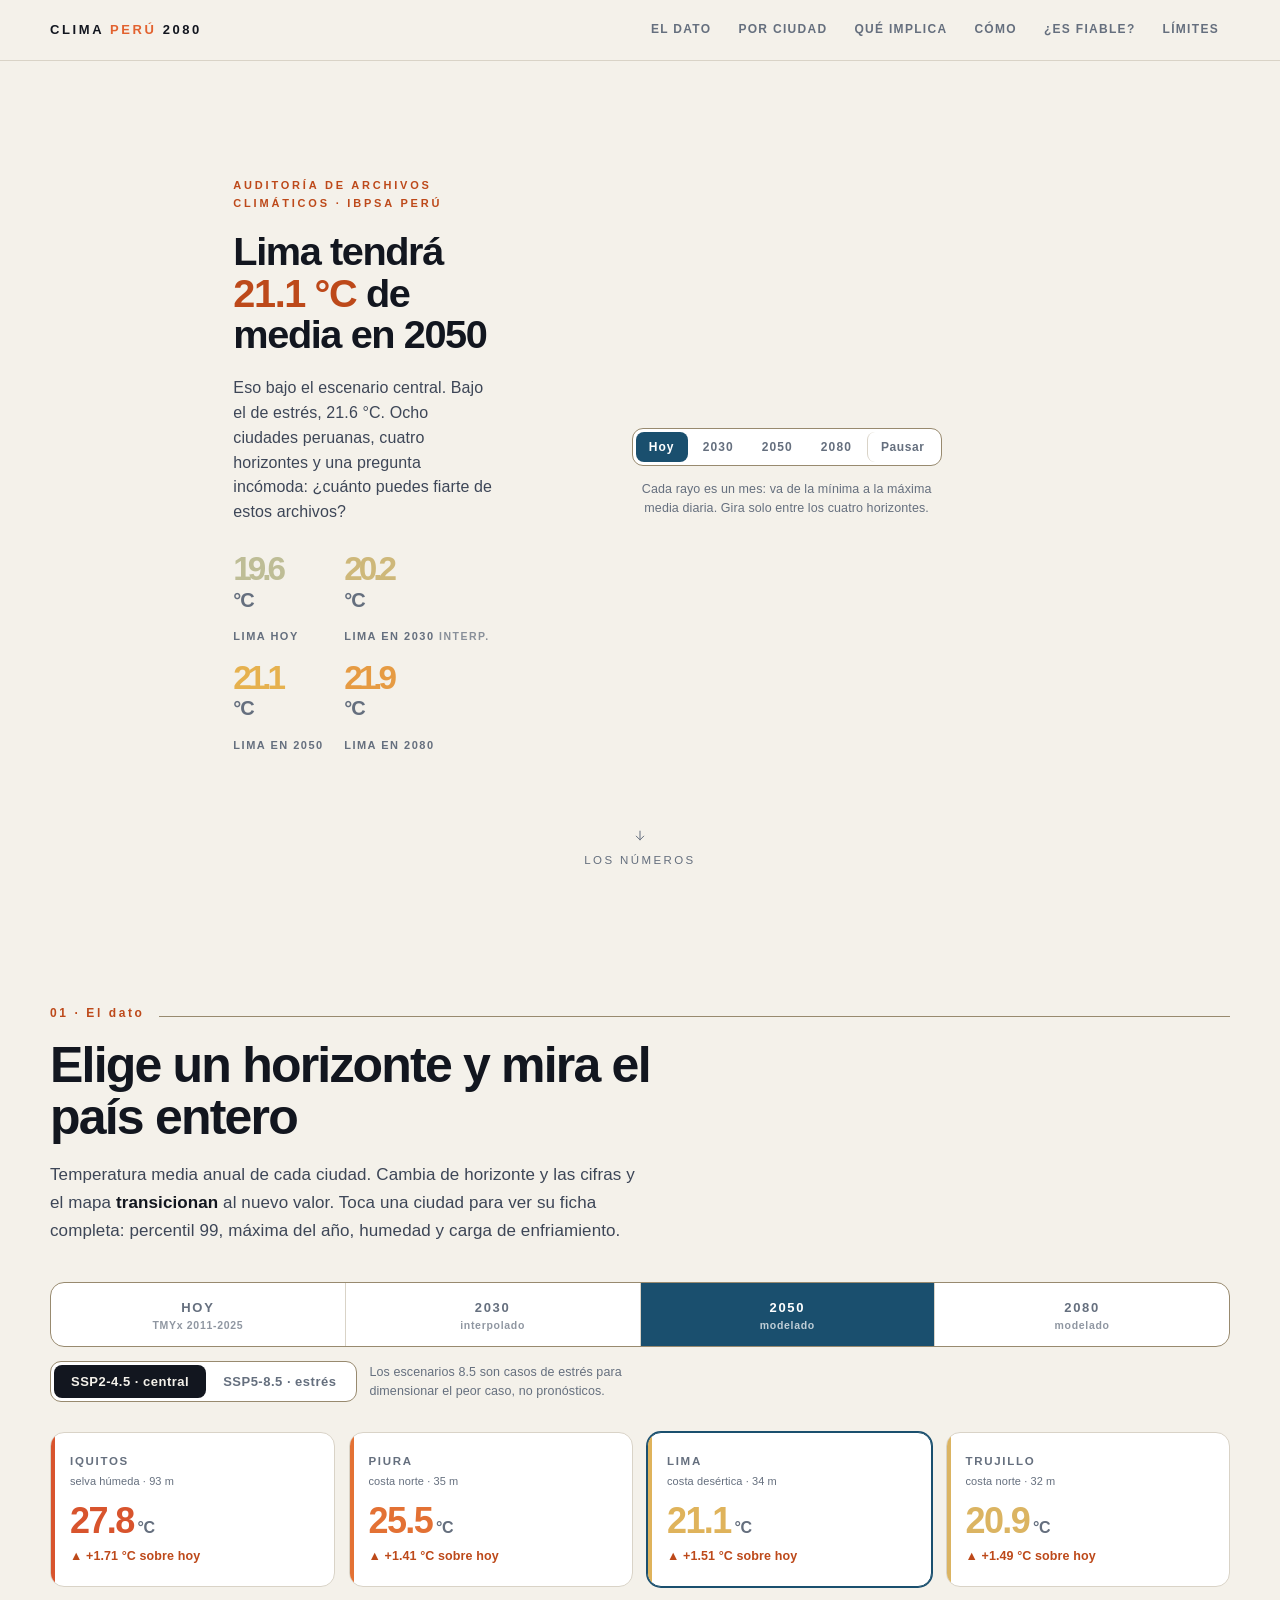
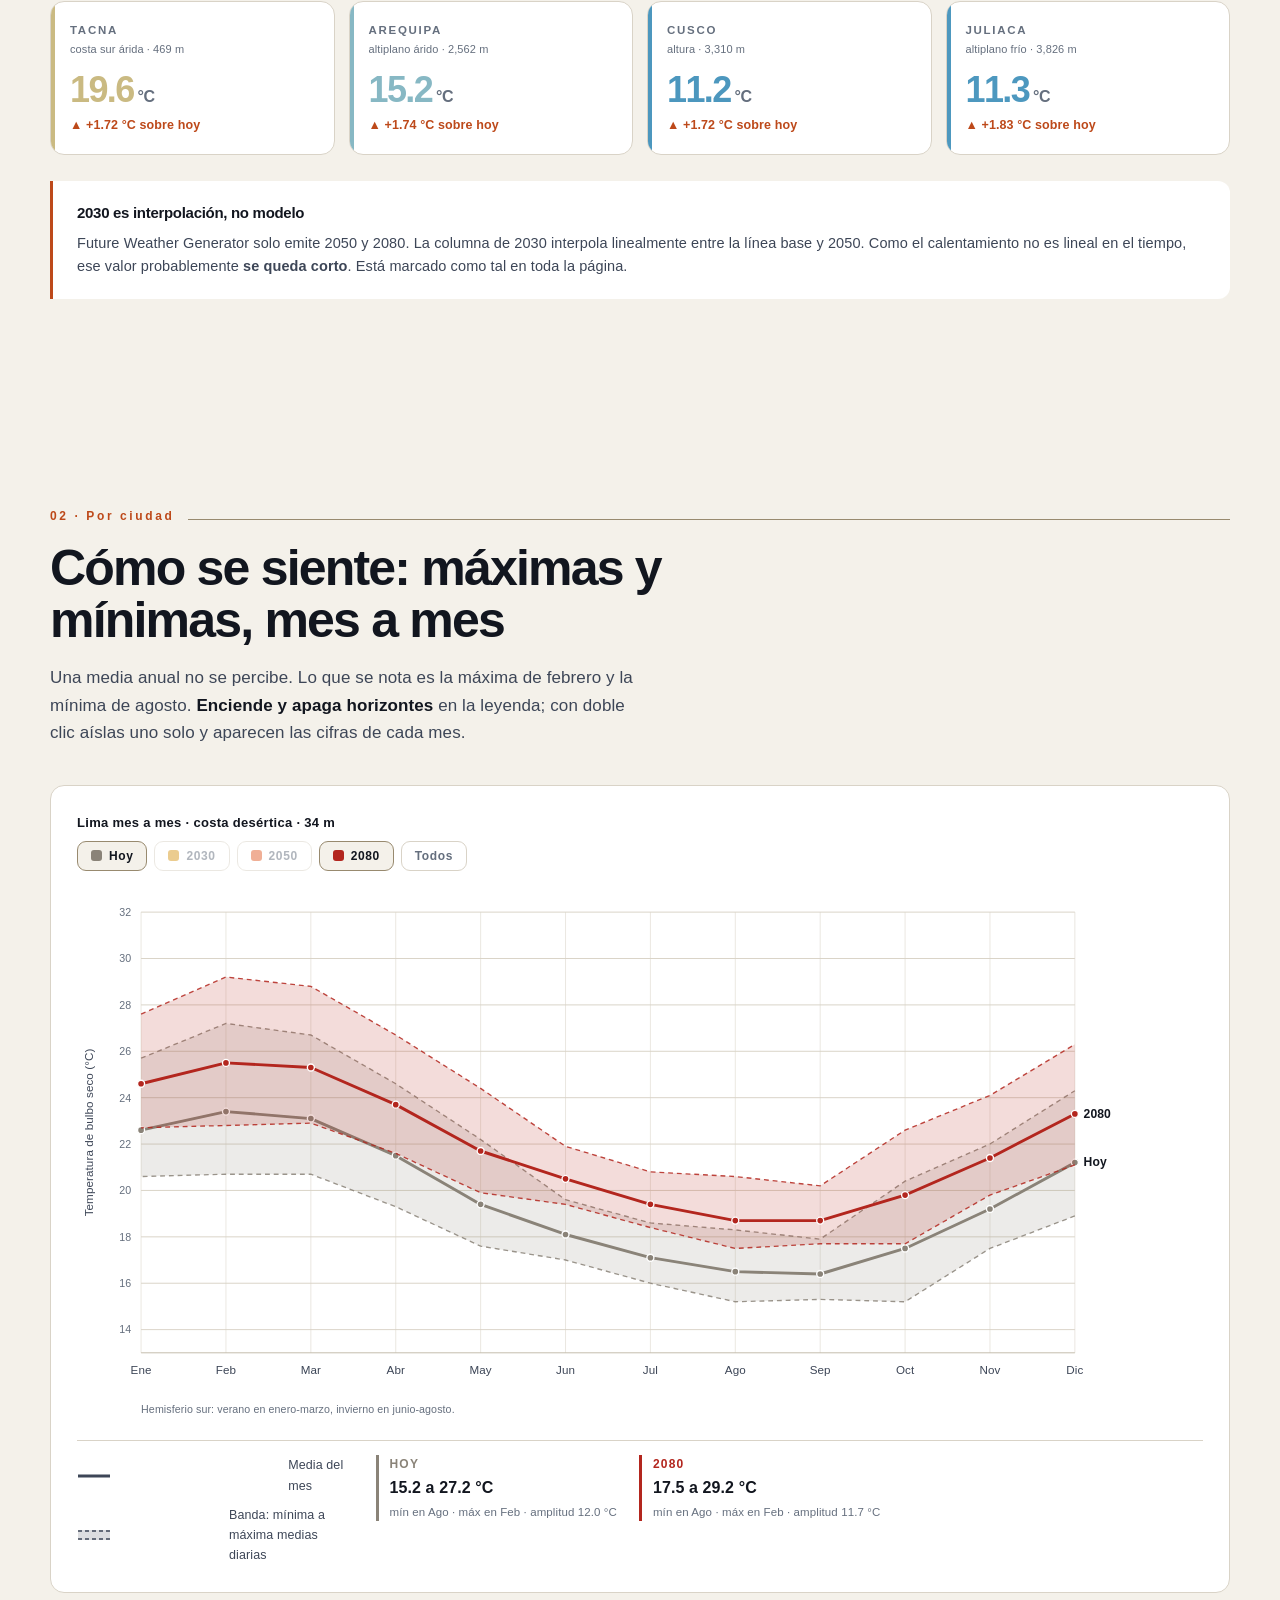
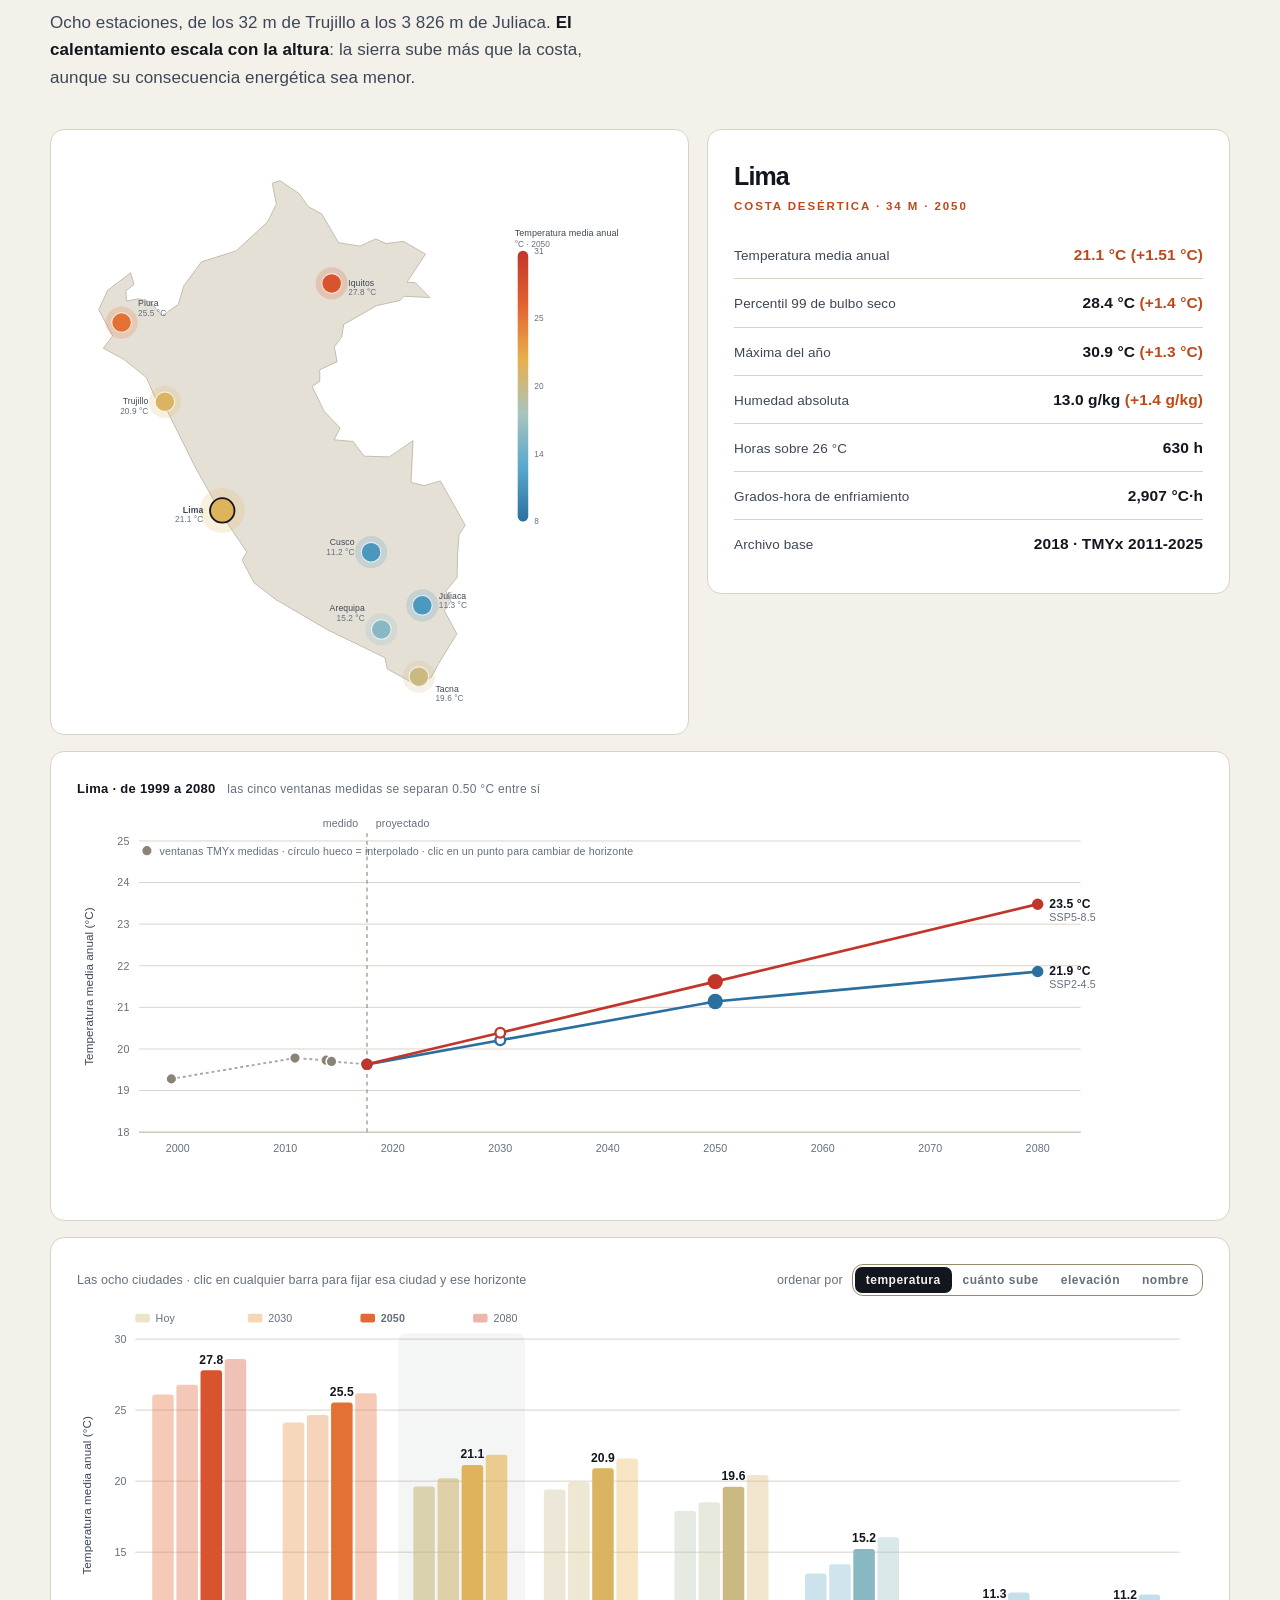
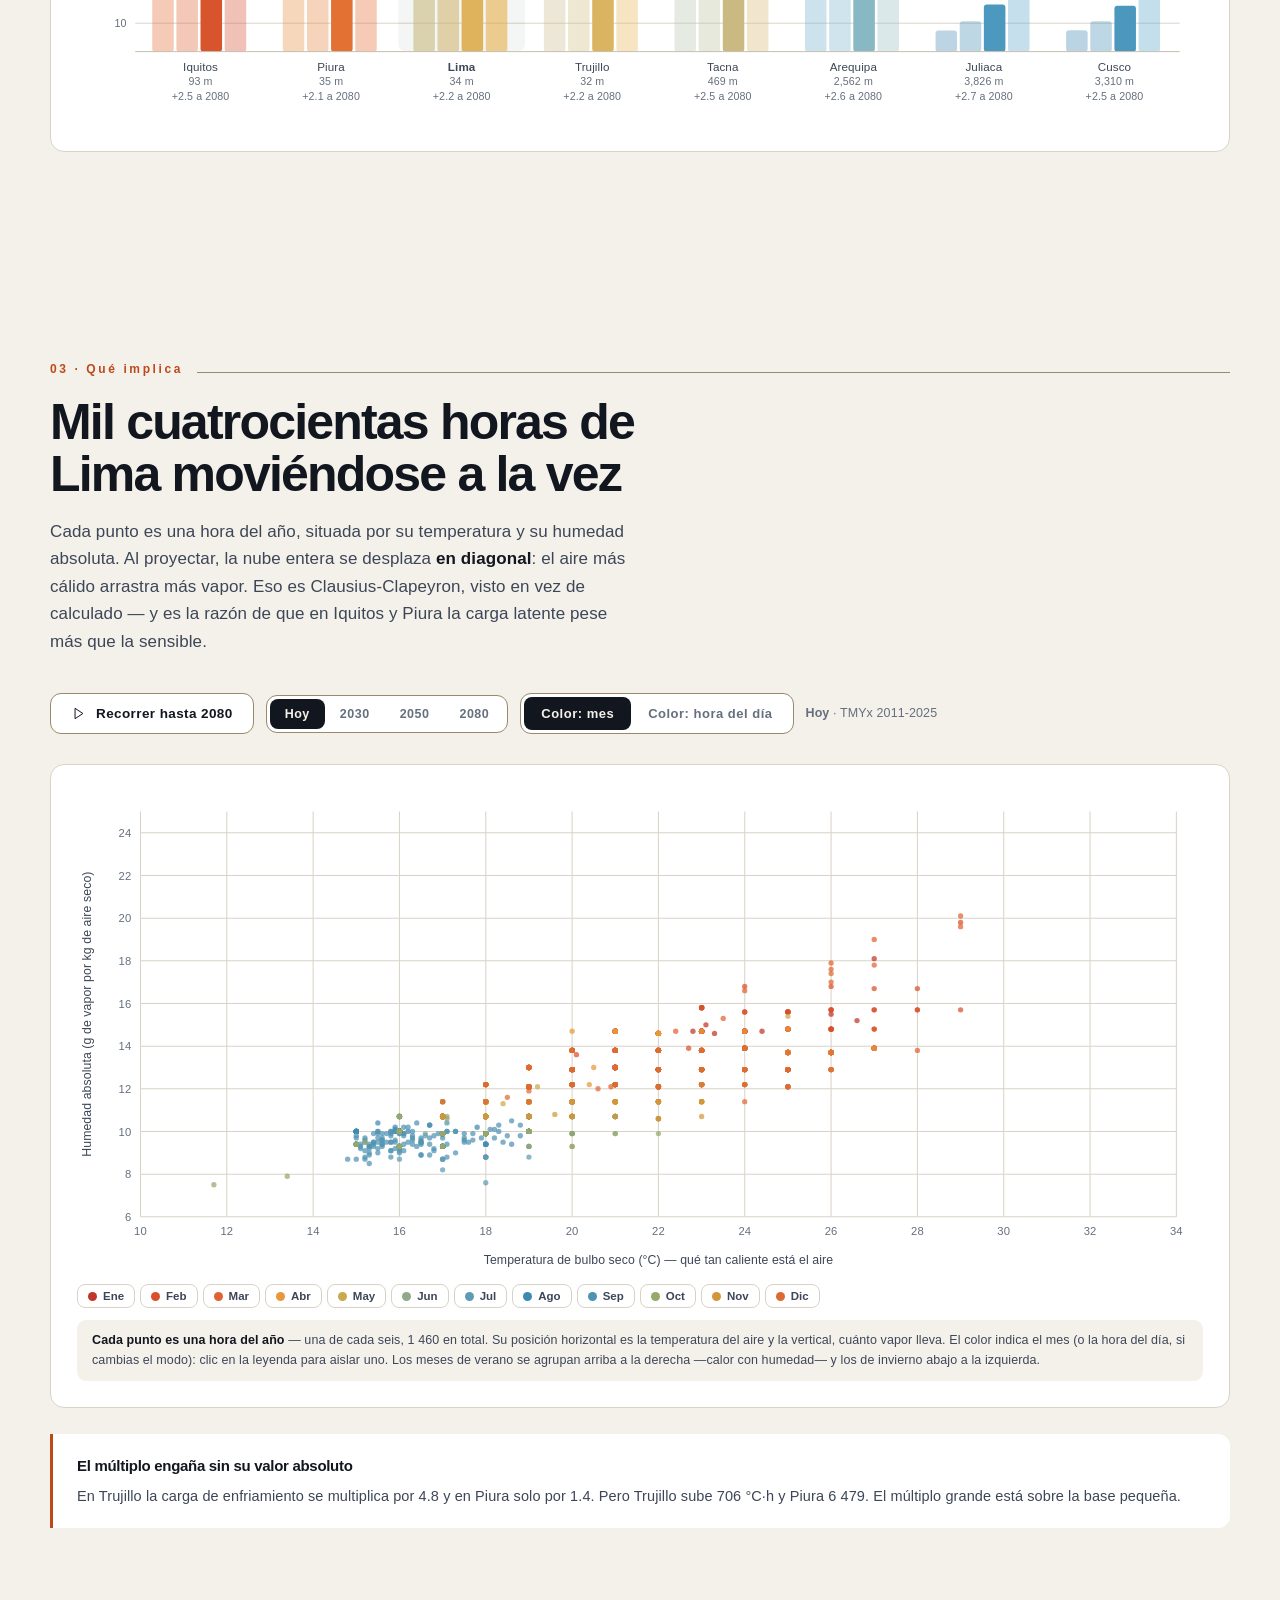
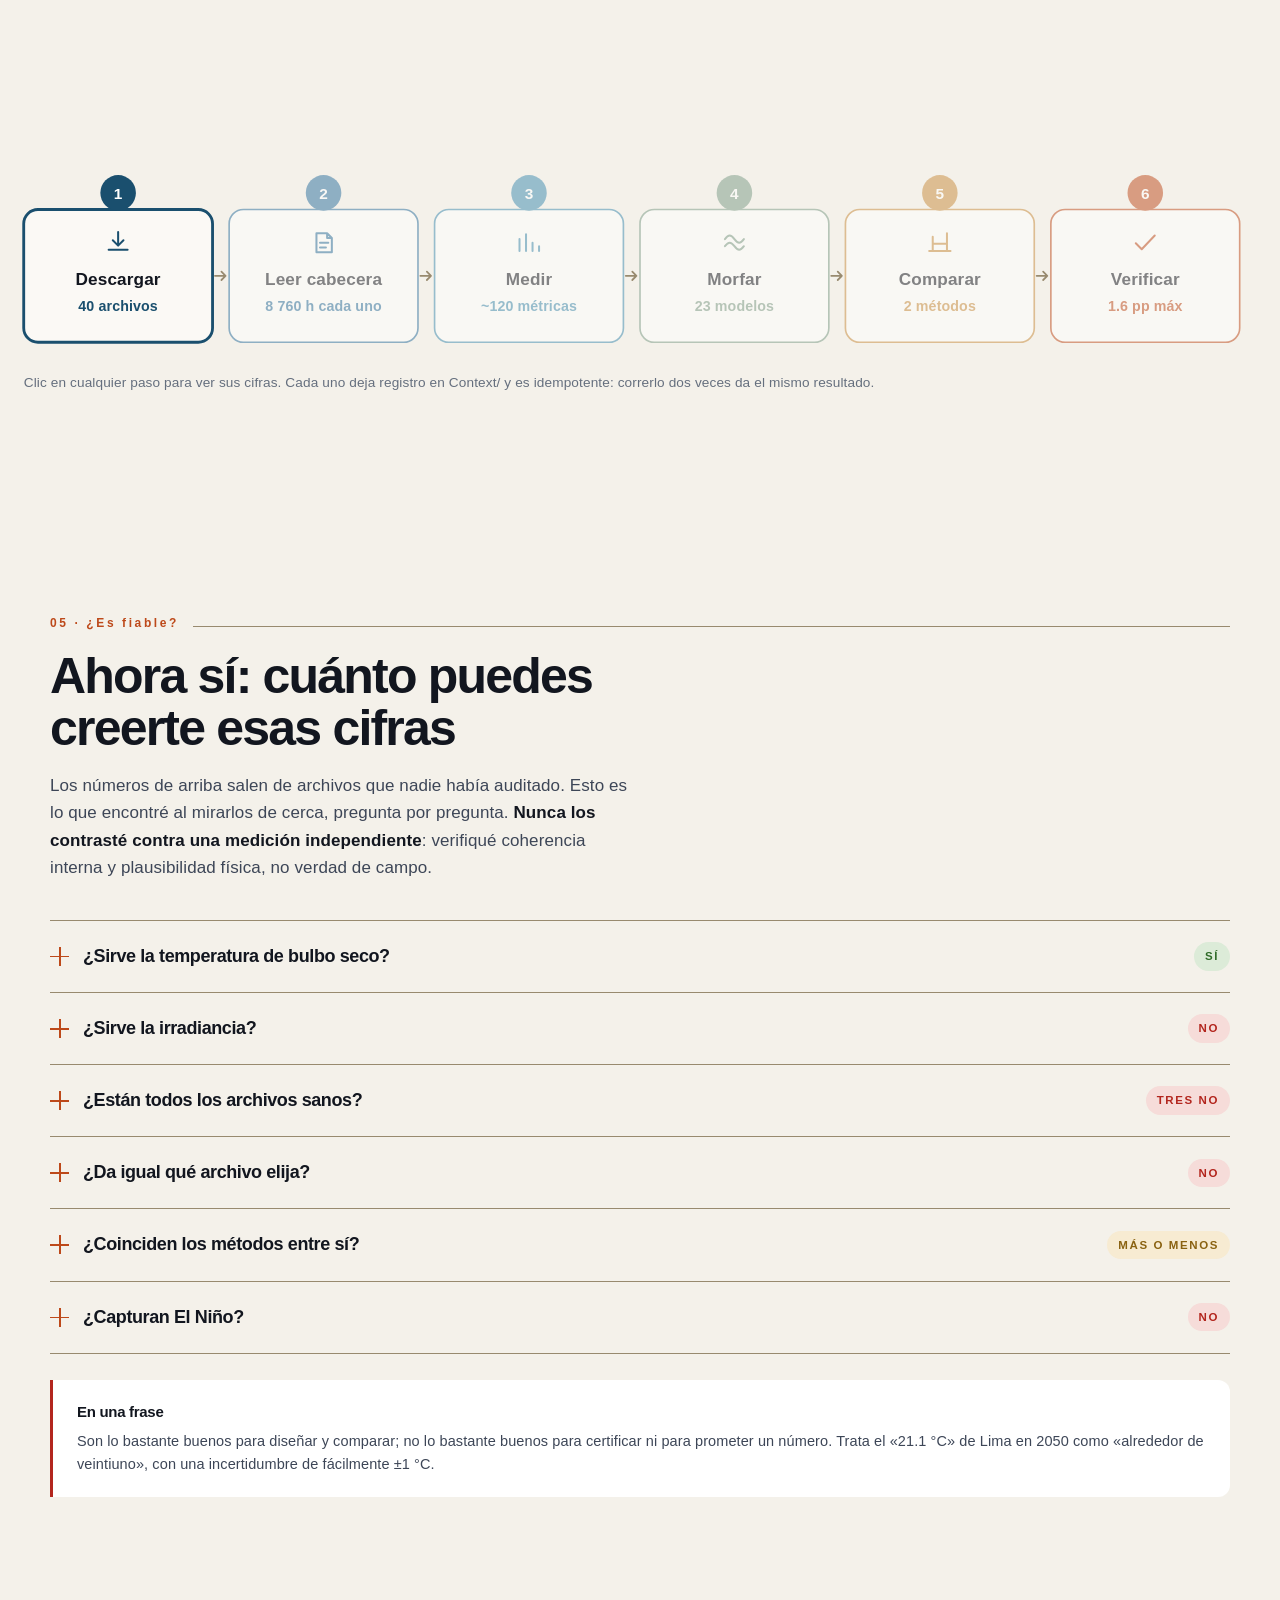
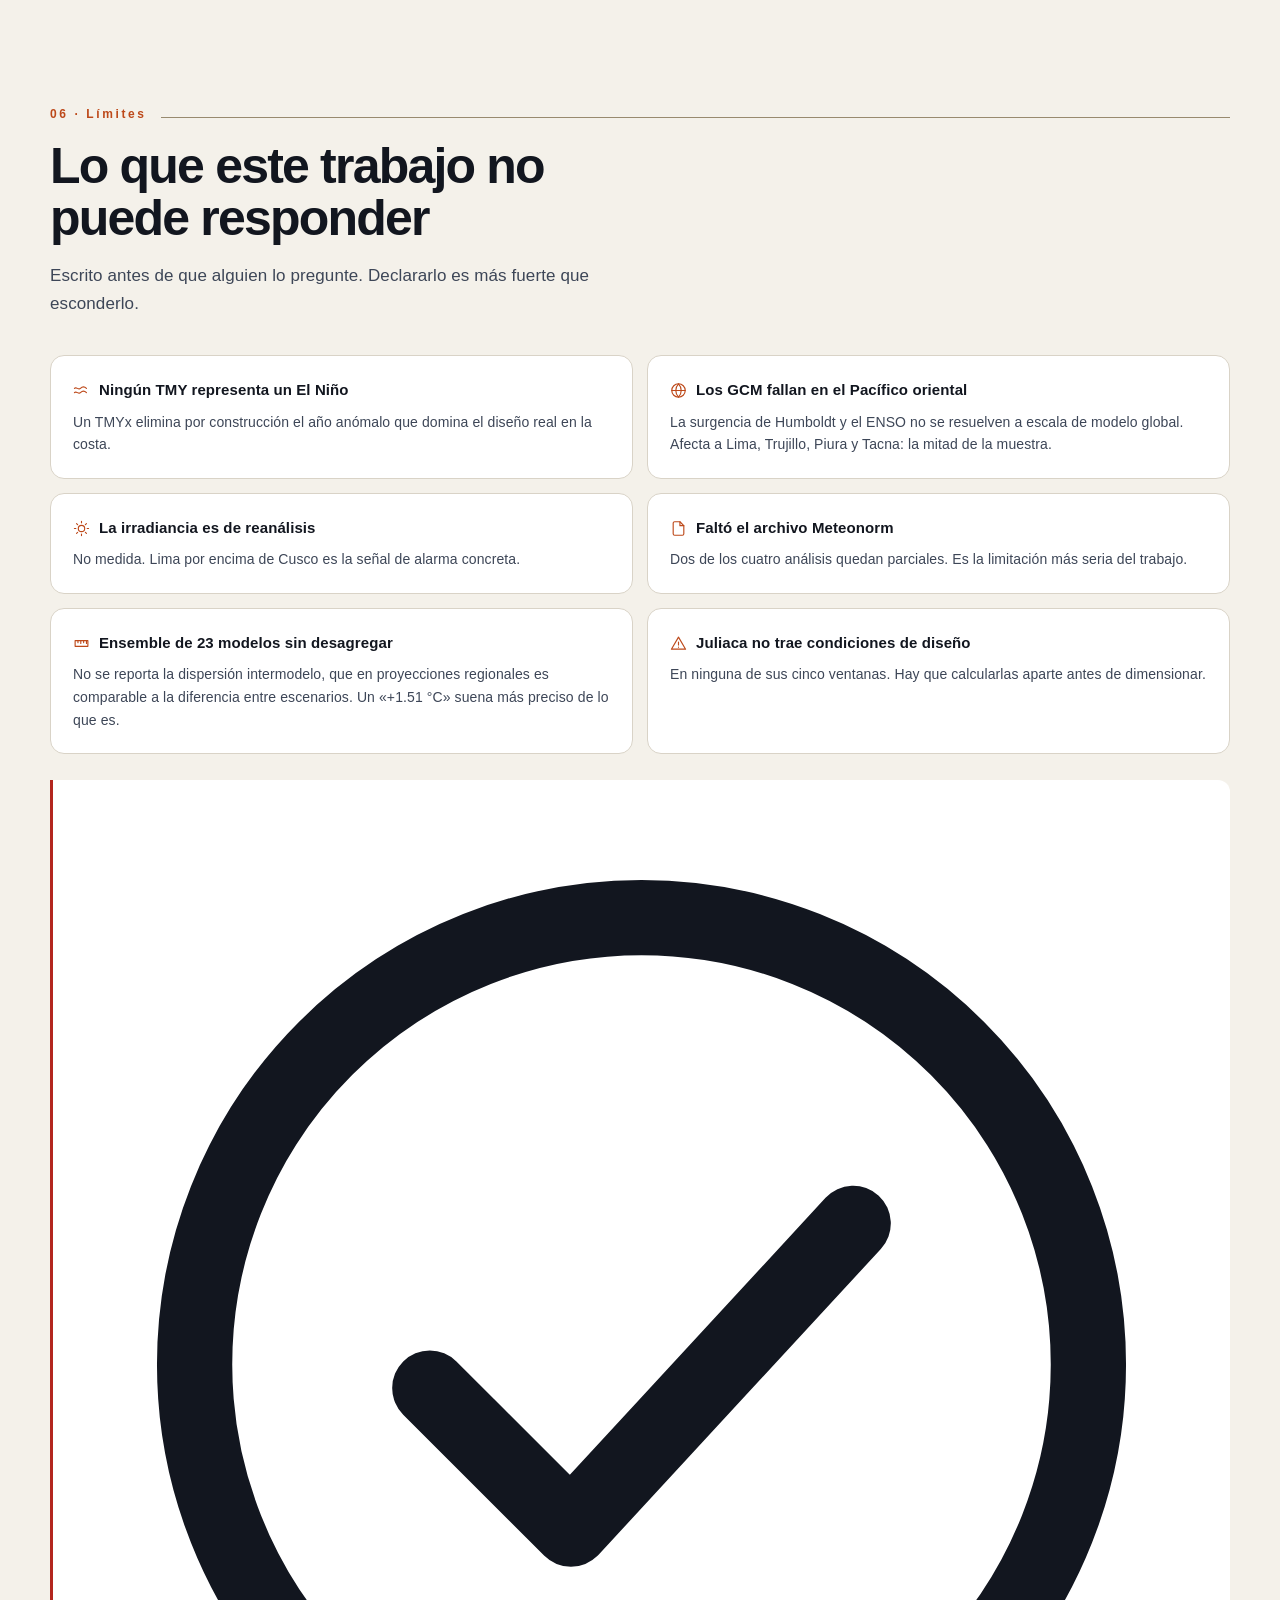
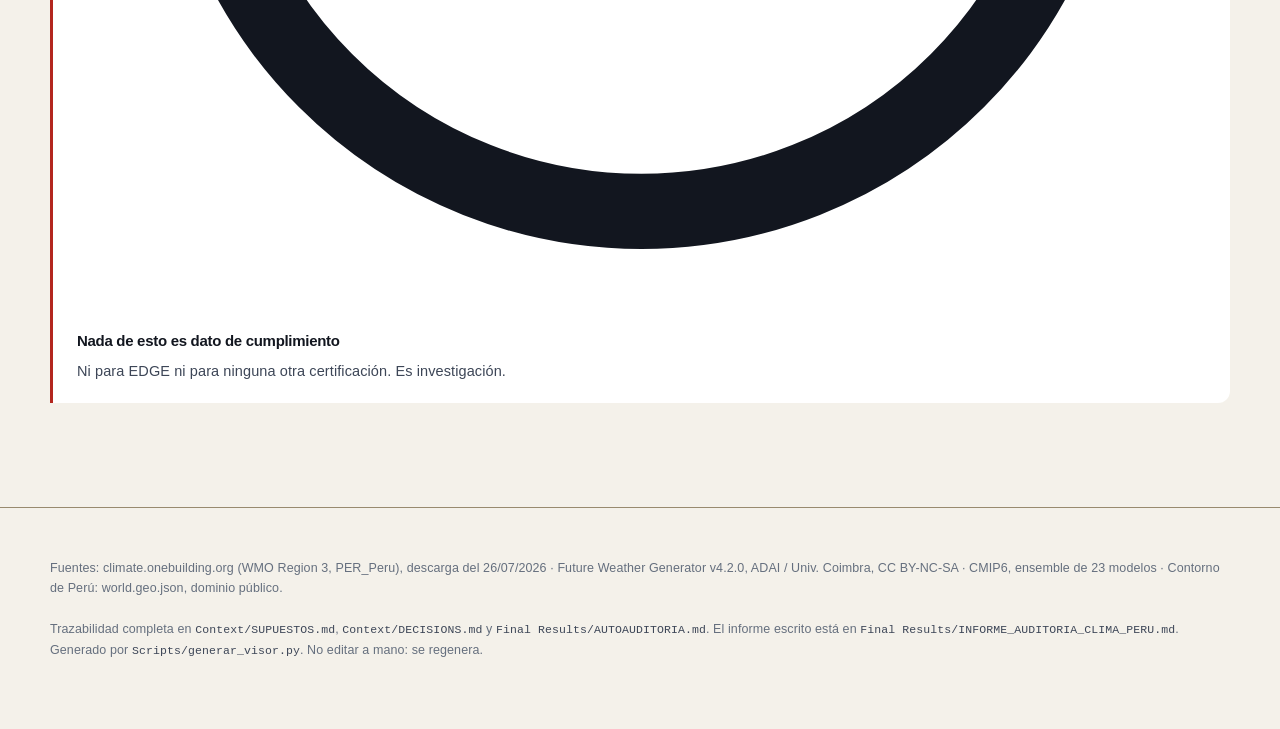
<file: Final Results/01_ORIGINAL_CLAUDE/web/index.html>
<!DOCTYPE html>
<html lang="es"><head><meta charset="utf-8">
<meta name="viewport" content="width=device-width,initial-scale=1">
<title>¿Qué temperatura hará en Perú en 2050?</title>
<style>/* Visor de la auditoría climática — hoja de estilo.
   Tipografía: pila geométrica encabezada por Futura. En Windows con Office cae en
   Century Gothic, que es la equivalente geométrica disponible; en macOS usa Futura real.
   Paleta: papel cálido casi blanco, tinta azul noche, y una escala divergente
   frío→calor reservada EXCLUSIVAMENTE a codificar temperatura. El color no decora. */

:root{
  --papel:#f4f1ea; --papel2:#ebe6dc; --tinta:#12161f; --tinta2:#3d4657; --tinta3:#656f7e;
  --linea:#d9d3c7; --linea2:#988a6f; --linea3:#c4bcac;
  --frio:#2b6f9e; --frio2:#5aa8cc; --tibio:#e8b04b; --calor:#e2622f; --calor2:#c1352a;
  /* --calor-tx: version legible del naranja, para TEXTO. El vivo se reserva a rellenos. */
  --calor-tx:#bd491a;
  --acento:#1a4f6e; --alerta:#b3261e;
  --f:Futura,'Futura PT','Century Gothic','Avenir Next',Avenir,'URW Gothic','Trebuchet MS',sans-serif;
  --r:14px;
}
*{box-sizing:border-box;margin:0;padding:0}
html{scroll-behavior:smooth}
body{background:var(--papel);color:var(--tinta);font:16px/1.62 var(--f);overflow-x:hidden;
  -webkit-font-smoothing:antialiased;letter-spacing:.1px}
.wrap{max-width:1240px;margin:0 auto;padding:0 30px}
b,strong{font-weight:700}

/* ── barra superior ── */
header.top{position:fixed;top:0;left:0;right:0;z-index:70;background:rgba(244,241,234,.9);
  backdrop-filter:blur(14px);border-bottom:1px solid var(--linea)}
header.top .wrap{display:flex;align-items:center;justify-content:space-between;height:60px}
.marca{font-size:13px;letter-spacing:2.6px;text-transform:uppercase;font-weight:700}
.marca i{color:var(--calor);font-style:normal}
.migas{display:flex;gap:5px;align-items:center}
.migas a{font-size:12px;letter-spacing:1.3px;text-transform:uppercase;color:var(--tinta3);
  text-decoration:none;padding:7px 11px;border-radius:8px;transition:.22s;font-weight:600}
.migas a:hover{color:var(--tinta);background:var(--papel2)}
.migas a.on{color:var(--papel);background:var(--acento)}

/* ── portada ── */
#hero{min-height:100vh;display:flex;align-items:center;padding:88px 0 56px;opacity:1;transform:none}
.kicker{font-size:11px;letter-spacing:2.8px;text-transform:uppercase;color:var(--calor-tx);
  font-weight:700;margin-bottom:18px;display:flex;align-items:center;gap:11px}
#hero h1{font-size:clamp(28px,3.1vw,42px);line-height:1.05;font-weight:700;letter-spacing:-1.4px;
  max-width:14ch;margin-bottom:8px}
#hero h1 em{font-style:normal;color:var(--calor-tx)}
.subtit{font-size:clamp(14.5px,1.25vw,16.5px);color:var(--tinta2);max-width:40ch;
  margin:20px 0 0;line-height:1.55}
.grande{display:grid;grid-template-columns:repeat(2,auto);gap:18px clamp(16px,1.6vw,28px);
  align-items:end;margin-top:30px;justify-content:start}
.cifra .n{font-size:clamp(26px,2.6vw,36px);line-height:.86;font-weight:700;letter-spacing:-4px;
  font-variant-numeric:tabular-nums;display:block}
.cifra .u{font-size:clamp(14px,1.7vw,20px);letter-spacing:-1px;color:var(--tinta3);font-weight:700}
.cifra .c{font-size:11px;letter-spacing:1.5px;text-transform:uppercase;color:var(--tinta3);
  margin-top:12px;font-weight:600}
.cifra.frio .n{color:var(--frio)} .cifra.calor .n{color:var(--calor)}
.baja{position:absolute;bottom:30px;left:50%;transform:translateX(-50%);color:var(--tinta3);
  font-size:11.5px;letter-spacing:2.4px;text-transform:uppercase;display:flex;flex-direction:column;
  align-items:center;gap:8px;animation:bob 2.6s infinite}
@keyframes bob{0%,100%{transform:translate(-50%,0);opacity:.55}50%{transform:translate(-50%,8px);opacity:1}}

/* ── capítulos ── */
/* Las secciones son visibles POR DEFECTO. La entrada animada solo se activa si el JS
   llega a marcar <body class="anim">. Si el script falla, la pagina se lee igual;
   antes un error de JS la dejaba entera en blanco. */
section{padding:104px 0}
body.anim section{opacity:0;transform:translateY(30px);
  transition:opacity .75s cubic-bezier(.2,.7,.3,1),transform .75s cubic-bezier(.2,.7,.3,1)}
body.anim section.vis,body.anim section#hero{opacity:1;transform:none}
.cap{display:flex;align-items:baseline;gap:14px;margin-bottom:16px}
.cap .num{font-size:12px;letter-spacing:2.6px;color:var(--calor-tx);font-weight:700}
.cap .via{flex:1;height:1px;background:var(--linea2)}
h2{font-size:clamp(28px,4.4vw,50px);line-height:1.04;font-weight:700;letter-spacing:-1.8px;
  margin-bottom:18px;max-width:22ch}
.lead{color:var(--tinta2);max-width:62ch;font-size:17px;margin-bottom:38px}
.lead b{color:var(--tinta)}

/* ── selector de horizonte ── */
.horiz{display:flex;gap:0;border:1px solid var(--linea2);border-radius:var(--r);overflow:hidden;
  margin-bottom:14px;background:#fff}
.horiz button{flex:1;border:0;border-right:1px solid var(--linea);background:none;cursor:pointer;
  padding:17px 12px 15px;font:700 13px var(--f);letter-spacing:1.7px;text-transform:uppercase;
  color:var(--tinta3);transition:.28s;position:relative}
.horiz button:last-child{border-right:0}
.horiz button:hover{background:var(--papel2);color:var(--tinta)}
.horiz button.on{background:var(--acento);color:#fff}
.horiz button small{display:block;font-size:10.5px;letter-spacing:.7px;text-transform:none;
  opacity:.72;margin-top:4px;font-weight:600}
.seg{display:inline-flex;border:1px solid var(--linea2);border-radius:11px;padding:3px;background:#fff}
.seg button{border:0;background:none;color:var(--tinta3);padding:9px 17px;border-radius:8px;
  cursor:pointer;font:600 13px var(--f);transition:.24s;letter-spacing:.5px}
.seg button:hover{color:var(--tinta)}
.seg button.on{background:var(--tinta);color:var(--papel)}
.ctrl{display:flex;gap:12px;flex-wrap:wrap;align-items:center;margin-bottom:30px}
.nota{font-size:12.5px;color:var(--tinta3);max-width:44ch;line-height:1.5}
.btn{border:1px solid var(--linea2);background:#fff;color:var(--tinta);padding:12px 20px;
  border-radius:11px;cursor:pointer;font:600 13.5px var(--f);transition:.24s;display:inline-flex;
  align-items:center;gap:10px;letter-spacing:.4px}
.btn:hover{border-color:var(--acento);color:var(--acento)}
.btn svg{width:15px;height:15px}

/* ── rejilla de ciudades ── */
.rej{display:grid;grid-template-columns:repeat(4,1fr);gap:14px}
.tarj{background:#fff;border:1px solid var(--linea);border-radius:var(--r);padding:19px;
  cursor:pointer;transition:.3s;position:relative;overflow:hidden}
.tarj:hover{border-color:var(--linea3);transform:translateY(-3px);
  box-shadow:0 12px 30px rgba(18,22,31,.09)}
.tarj.on{border-color:var(--acento);box-shadow:0 0 0 1px var(--acento)}
.tarj .cd{font-size:11.5px;letter-spacing:1.7px;text-transform:uppercase;color:var(--tinta3);
  font-weight:700}
.tarj .zn{font-size:11px;color:var(--tinta3);margin-top:2px}
.tarj .tt{font-size:36px;font-weight:700;letter-spacing:-1.6px;margin-top:13px;
  font-variant-numeric:tabular-nums;line-height:1;transition:color .5s}
.tarj .tt span{font-size:16px;color:var(--tinta3);letter-spacing:-.5px}
.tarj .dd{font-size:12.5px;font-weight:700;margin-top:7px;display:flex;align-items:center;gap:5px}
.tarj .cinta{position:absolute;left:0;top:0;bottom:0;width:4px;transition:background .5s}

/* ── paneles y svg ── */
.panel{background:#fff;border:1px solid var(--linea);border-radius:var(--r);padding:26px;
  position:relative;overflow:hidden}
.split{display:grid;grid-template-columns:1.1fr .9fr;gap:18px;align-items:start}
svg{display:block;width:100%;overflow:visible}
.lbl{fill:var(--tinta3);font-size:11px;font-family:var(--f)}
.lbl2{fill:var(--tinta2);font-size:12px;font-family:var(--f)}
.val{fill:var(--tinta);font-size:12.5px;font-weight:700;font-family:var(--f)}
.gl{stroke:var(--linea);stroke-width:1}
.ax{stroke:var(--linea3);stroke-width:1}
#mapa path.pais{fill:#e5e0d5;stroke:var(--linea3);stroke-width:1.3;
  stroke-dasharray:4200;stroke-dashoffset:4200;transition:stroke-dashoffset 2.4s ease-out}
section.vis #mapa path.pais{stroke-dashoffset:0}
.est{cursor:pointer;transition:r .7s cubic-bezier(.2,.7,.3,1),fill .7s}
.halo{opacity:.2;transition:r .7s cubic-bezier(.2,.7,.3,1),fill .7s}
.enom{fill:var(--tinta2);font-size:11.5px;font-family:var(--f);pointer-events:none}
rect.bar{transition:y 1s cubic-bezier(.2,.7,.3,1),height 1s cubic-bezier(.2,.7,.3,1),fill .55s}

/* ── ficha ── */
.ficha h3{font-size:25px;font-weight:700;letter-spacing:-.9px}
.ficha .zn{color:var(--calor-tx);font-size:11.5px;letter-spacing:1.9px;text-transform:uppercase;
  margin-bottom:16px;display:block;font-weight:700}
.fila{display:flex;justify-content:space-between;align-items:baseline;padding:11px 0;
  border-bottom:1px solid var(--linea);font-size:13.5px;gap:14px}
.fila:last-child{border:0}
.fila span{color:var(--tinta2)}
.fila b{font-variant-numeric:tabular-nums;font-weight:700;font-size:15.5px;white-space:nowrap}
.fila b.up{color:var(--calor-tx)}

/* ── plegables, al estilo del sitio de referencia ── */
.pleg{border-top:1px solid var(--linea2)}
.pleg:last-of-type{border-bottom:1px solid var(--linea2)}
.pleg summary{padding:21px 0;cursor:pointer;display:flex;align-items:center;gap:14px;
  font-size:18px;font-weight:700;letter-spacing:-.4px;list-style:none}
.pleg summary::-webkit-details-marker{display:none}
.pleg summary .mas{width:19px;height:19px;flex:0 0 19px;position:relative;transition:.3s}
.pleg summary .mas::before,.pleg summary .mas::after{content:'';position:absolute;background:var(--calor-tx);
  transition:.3s}
.pleg summary .mas::before{left:0;right:0;top:9px;height:1.6px}
.pleg summary .mas::after{top:0;bottom:0;left:9px;width:1.6px}
.pleg[open] summary .mas::after{transform:scaleY(0)}
.pleg summary:hover{color:var(--acento)}
.pleg .cuerpo{padding:0 0 26px 33px;color:var(--tinta2);font-size:15.5px;max-width:70ch;
  animation:despl .45s cubic-bezier(.2,.7,.3,1)}
@keyframes despl{from{opacity:0;transform:translateY(-8px)}to{opacity:1;transform:none}}
.pleg .cuerpo p+p{margin-top:13px}
.veredicto{display:inline-flex;align-items:center;gap:8px;font-size:11.5px;letter-spacing:1.6px;
  text-transform:uppercase;font-weight:700;padding:5px 11px;border-radius:20px;margin-left:auto}
.si{background:#dcebd8;color:#2f6b28} .no{background:#f6dcd9;color:var(--alerta)}
.mas_menos{background:#f7ebd2;color:#8a6212}

/* ── avisos ── */
.aviso{border-left:3px solid var(--calor-tx);background:#fff;padding:20px 24px;border-radius:0 12px 12px 0;
  margin-top:26px}
.aviso h4{font-size:15px;margin-bottom:6px;font-weight:700;letter-spacing:-.3px}
.aviso p{font-size:14.5px;color:var(--tinta2)}
.aviso.rojo{border-left-color:var(--alerta)}
.lims{display:grid;grid-template-columns:1fr 1fr;gap:14px}
.lim{background:#fff;border:1px solid var(--linea);border-radius:var(--r);padding:22px}
.lim h4{font-size:15px;margin-bottom:8px;font-weight:700;display:flex;align-items:center;gap:9px}
.lim p{font-size:14px;color:var(--tinta2)}
.lim svg{width:17px;height:17px;flex:0 0 17px;stroke:var(--calor-tx)}
.ico{stroke:currentColor;fill:none;stroke-width:1.6;stroke-linecap:round;stroke-linejoin:round}

.tip{position:fixed;background:var(--tinta);color:var(--papel);padding:10px 14px;border-radius:9px;
  font:600 12.5px var(--f);pointer-events:none;opacity:0;transition:opacity .13s;z-index:99;
  white-space:nowrap;box-shadow:0 12px 32px rgba(18,22,31,.24)}
footer{padding:50px 0 70px;border-top:1px solid var(--linea2);color:var(--tinta3);font-size:12.5px}
footer code{font-family:ui-monospace,monospace;color:var(--tinta2);font-size:11.5px}

@media(max-width:980px){
  .rej{grid-template-columns:repeat(2,1fr)}
  .split,.lims{grid-template-columns:1fr}
  .migas{display:none}
  section{padding:70px 0}
  .horiz{flex-wrap:wrap}.horiz button{flex:1 1 44%}
}
@media(prefers-reduced-motion:reduce){
  *{animation:none!important;transition:none!important}
  /* Al desactivar animaciones, todo lo que dependia de una para hacerse visible
     debe quedar visible por defecto. Si no, el contenido desaparece. */
  section,#heroViz,#metodoDet,.pleg .cuerpo{opacity:1!important;transform:none!important}
}

/* ── cifras de portada: color por temperatura ── */
.cifra .n{color:var(--c,var(--tinta))}
.cifra .c em{font-style:normal;color:var(--tinta3);opacity:.75;font-size:10.5px}

/* ── pasos de la nube psicrométrica ── */
.pasos{display:inline-flex;border:1px solid var(--linea2);border-radius:11px;padding:3px;background:#fff}
.pasoN{border:0;background:none;color:var(--tinta3);padding:8px 15px;border-radius:8px;cursor:pointer;
  font:600 12.5px var(--f);transition:.24s;letter-spacing:.5px}
.pasoN:hover{color:var(--tinta)}
.pasoN.on{background:var(--tinta);color:var(--papel)}

/* ── portada: visual animado ── */
#heroViz{width:100%;max-width:860px;animation:aparece 1s ease-out}
/* aspect-ratio reserva el cuadrado aunque el SVG tarde en pintarse */
#heroViz svg{overflow:visible;width:100%;height:auto;aspect-ratio:1/1}
/* El sol manda: ocupa cerca de dos tercios. El texto acompana en la columna estrecha. */
.heroGrid{display:grid;grid-template-columns:minmax(260px,.62fr) minmax(520px,1.38fr);
  gap:clamp(18px,2.6vw,40px);align-items:center}
.solCol{display:flex;flex-direction:column;align-items:center;gap:14px}
.solCtrl{display:inline-flex;background:#fff;border:1px solid var(--linea2);border-radius:11px;
  padding:3px;gap:2px;flex-wrap:wrap;justify-content:center}
.solBtn,.solPlay{border:0;background:none;color:var(--tinta3);padding:8px 13px;border-radius:8px;
  cursor:pointer;font:700 12px var(--f);letter-spacing:1.1px;transition:.24s}
.solBtn:hover,.solPlay:hover{color:var(--tinta);background:var(--papel2)}
.solBtn.on{background:var(--acento);color:#fff}
.solPlay{border-left:1px solid var(--linea);letter-spacing:.6px;font-weight:600}
.solPie{font-size:12.5px;color:var(--tinta3);text-align:center;max-width:46ch;line-height:1.55}
@media(max-width:980px){.heroGrid{grid-template-columns:1fr}.solCol{order:-1}}
@keyframes aparece{from{opacity:0}to{opacity:1}}

/* ── método: panel de detalle del paso ── */
#metodoDet{background:#fff;border:1px solid var(--linea);border-radius:var(--r);padding:24px;
  margin-top:16px;animation:despl .4s cubic-bezier(.2,.7,.3,1)}
.mdCab{display:flex;gap:15px;align-items:flex-start;margin-bottom:18px}
.mdNum{flex:0 0 34px;height:34px;border-radius:50%;background:var(--acento);color:#fff;
  display:flex;align-items:center;justify-content:center;font-weight:700;font-size:15px}
.mdCab h4{font-size:19px;font-weight:700;letter-spacing:-.5px;margin-bottom:3px}
.mdCab p{font-size:14.5px;color:var(--tinta2)}
.mdEv{display:grid;grid-template-columns:1fr 1fr;gap:0 26px}
.mdF{display:flex;justify-content:space-between;align-items:baseline;gap:12px;padding:9px 0;
  border-bottom:1px solid var(--linea);font-size:13.5px}
.mdF span{color:var(--tinta2)}
.mdF b{font-variant-numeric:tabular-nums;font-weight:700;white-space:nowrap}
.mdNota{margin-top:16px;padding-left:14px;border-left:3px solid var(--calor-tx);
  font-size:14px;color:var(--tinta2)}
@media(max-width:760px){.mdEv{grid-template-columns:1fr}}

/* ── icono de portada: sol que respira ── */
.kicker .solanim{width:26px;height:26px;stroke:var(--calor-tx);fill:none;stroke-width:1.5;
  stroke-linecap:round;overflow:visible}
.kicker .solanim .nucleo{fill:rgba(226,98,47,.14)}
.kicker .solanim .rayos{transform-origin:12px 12px;animation:gira 26s linear infinite}
.kicker .solanim .onda{stroke:var(--frio);stroke-width:1.3;animation:vaiven 4.5s ease-in-out infinite}
@keyframes gira{to{transform:rotate(360deg)}}
@keyframes vaiven{0%,100%{transform:translateY(0);opacity:.55}50%{transform:translateY(-1.6px);opacity:1}}

/* ── leyenda conmutable del climograma ── */
.cgLeg{display:flex;gap:7px;flex-wrap:wrap;align-items:center;margin:2px 0 12px}
.cgChip{border:1px solid var(--linea);background:#fff;color:var(--tinta3);padding:7px 13px;
  border-radius:9px;cursor:pointer;font:700 12px var(--f);letter-spacing:.6px;transition:.22s;
  display:inline-flex;align-items:center;gap:7px;opacity:.5}
.cgChip i{width:11px;height:11px;border-radius:3px;display:inline-block;transition:.22s}
.cgChip:hover{border-color:var(--linea2);opacity:.8}
.cgChip.on{opacity:1;color:var(--tinta);border-color:var(--linea2);background:var(--papel)}
.cgChip.todos{opacity:1;color:var(--tinta3);font-weight:600}
.cgChip.todos:hover{color:var(--acento);border-color:var(--acento)}
.cgPista{font-size:11.5px;color:var(--tinta3);margin-left:6px}

/* ── leyenda explicativa del climograma ── */
.cgInfo{display:flex;gap:26px;flex-wrap:wrap;align-items:flex-start;margin-top:14px;
  padding-top:14px;border-top:1px solid var(--linea)}
.cgGuia{display:flex;flex-direction:column;gap:9px;font-size:12.5px;color:var(--tinta2)}
.cgGuia span{display:flex;align-items:center;gap:9px}
.cgRangos{display:flex;gap:22px;flex-wrap:wrap}
.cgRango{border-left:3px solid var(--c);padding-left:11px;font-size:12.5px}
.cgRango b{display:block;color:var(--c);font-size:12px;letter-spacing:1.2px;text-transform:uppercase}
.cgRango span{display:block;font-size:16px;font-weight:700;font-variant-numeric:tabular-nums}
.cgRango em{display:block;font-style:normal;color:var(--tinta3);font-size:11.5px;margin-top:2px}

/* ── leyenda de la nube ── */
.nbLeg{display:flex;gap:5px;flex-wrap:wrap;align-items:center;margin:12px 0 0}
.nbChip{border:1px solid var(--linea);background:#fff;color:var(--tinta2);padding:5px 10px;
  border-radius:8px;cursor:pointer;font:600 11.5px var(--f);transition:.2s;
  display:inline-flex;align-items:center;gap:6px}
.nbChip i{width:9px;height:9px;border-radius:50%;display:inline-block}
.nbChip:hover{border-color:var(--linea2);color:var(--tinta)}
.nbChip.on{background:var(--tinta);color:var(--papel);border-color:var(--tinta)}
.nbChip.off{opacity:.45}
.nbChip.todos{font-weight:700;color:var(--acento)}
.nbPunto{font-size:12.5px;color:var(--tinta2);background:var(--papel);border-radius:9px;
  padding:11px 15px;margin-top:12px;line-height:1.55}
.nbPunto b{color:var(--tinta)}

/* ── cabecera del gráfico de barras ── */
.brCab{display:flex;justify-content:space-between;align-items:center;gap:16px;flex-wrap:wrap;
  margin-bottom:12px;font-size:12.5px;color:var(--tinta3)}
.brOrd{display:flex;align-items:center;gap:9px}
#brSort{padding:2px}
#brSort button{border:0;background:none;color:var(--tinta3);padding:6px 11px;border-radius:7px;
  cursor:pointer;font:600 12px var(--f);transition:.2s}
#brSort button:hover{color:var(--tinta)}
#brSort button.on{background:var(--tinta);color:var(--papel)}
</style></head><body>
<div class="tip" id="tip" role="status" aria-live="polite"></div>

<header class="top"><div class="wrap">
  <div class="marca">Clima <i>Perú</i> 2080</div>
  <nav class="migas" aria-label="Capítulos"><a href="#dato">El dato</a><a href="#ciudades">Por ciudad</a><a href="#carga">Qué implica</a><a href="#metodo">Cómo</a><a href="#fiable">¿Es fiable?</a><a href="#limites">Límites</a></nav>
</div></header>

<!-- ══ portada ══ -->
<section id="hero"><div class="wrap">
  <div class="heroGrid">
    <div>
      <div class="kicker">Auditoría de archivos climáticos · IBPSA Perú</div>
      <h1>Lima tendrá <em>21.1 °C</em> de media en 2050</h1>
      <p class="subtit">Eso bajo el escenario central. Bajo el de estrés,
      21.6 °C. Ocho ciudades peruanas, cuatro horizontes y una pregunta
      incómoda: ¿cuánto puedes fiarte de estos archivos?</p>
      <div class="grande" id="grande"></div>
    </div>
    <div class="solCol">
      <div id="heroViz"></div>
      <div class="solCtrl">
        <button class="solBtn on" onclick="solIr(0)">Hoy</button>
        <button class="solBtn" onclick="solIr(1)">2030</button>
        <button class="solBtn" onclick="solIr(2)">2050</button>
        <button class="solBtn" onclick="solIr(3)">2080</button>
        <button class="solPlay" id="solPlay" onclick="solSeguir()">Pausar</button>
      </div>
      <p class="solPie">Cada rayo es un mes: va de la mínima a la máxima media diaria.
      Gira solo entre los cuatro horizontes.</p>
    </div>
  </div>
  <div class="baja"><svg class="ico" viewBox="0 0 24 24" width="15" height="15"><path d="M12 5v14M6 13l6 6 6-6"/></svg><span>Los números</span></div>
</div></section>

<!-- ══ 01 · el dato ══ -->
<section id="dato"><div class="wrap">
  <div class="cap"><span class="num">01 · El dato</span><span class="via"></span></div><h2>Elige un horizonte y mira el país entero</h2>
  <p class="lead">Temperatura media anual de cada ciudad. Cambia de horizonte y las cifras
  y el mapa <b>transicionan</b> al nuevo valor. Toca una ciudad para ver su ficha completa:
  percentil 99, máxima del año, humedad y carga de enfriamiento.</p>
  <div class="horiz" role="group" aria-label="Horizonte temporal">
    <button data-h="hoy" onclick="setH('hoy')">Hoy<small>TMYx 2011-2025</small></button>
    <button data-h="a2030" onclick="setH('a2030')">2030<small>interpolado</small></button>
    <button class="on" data-h="a2050" onclick="setH('a2050')">2050<small>modelado</small></button>
    <button data-h="a2080" onclick="setH('a2080')">2080<small>modelado</small></button>
  </div>
  <div class="ctrl">
    <div class="seg" id="segE" role="group" aria-label="Escenario de emisiones">
      <button class="on" data-e="s245" onclick="setE('s245')">SSP2-4.5 · central</button>
      <button data-e="s585" onclick="setE('s585')">SSP5-8.5 · estrés</button>
    </div>
    <span class="nota">Los escenarios 8.5 son casos de estrés para dimensionar el peor caso,
    no pronósticos.</span>
  </div>
  <div class="rej" id="rej"></div>
  <div class="aviso"><h4>2030 es interpolación, no modelo</h4>
    <p>Future Weather Generator solo emite 2050 y 2080. La columna de 2030 interpola
    linealmente entre la línea base y 2050. Como el calentamiento no es lineal en el tiempo,
    ese valor probablemente <b>se queda corto</b>. Está marcado como tal en toda la página.</p></div>
</div></section>

<!-- ══ 02 · por ciudad ══ -->
<section id="ciudades"><div class="wrap">
  <div class="cap"><span class="num">02 · Por ciudad</span><span class="via"></span></div><h2>Cómo se siente: máximas y mínimas, mes a mes</h2>
  <p class="lead">Una media anual no se percibe. Lo que se nota es la máxima de febrero y la
  mínima de agosto. <b>Enciende y apaga horizontes</b> en la leyenda; con doble clic aíslas
  uno solo y aparecen las cifras de cada mes.</p>
  <div class="panel" style="margin-bottom:16px">
    <div style="font-size:13px;font-weight:700;letter-spacing:.3px;margin-bottom:8px"
      id="climoTit">Mes a mes</div>
    <div class="cgLeg" id="cgLeg" role="group" aria-label="Horizontes visibles"></div>
    <div id="climo"></div>
    <div class="cgInfo" id="cgInfo"></div></div>
  <p class="lead">Ocho estaciones, de los 32 m de Trujillo a los 3 826 m de Juliaca.
  <b>El calentamiento escala con la altura</b>: la sierra sube más que la costa, aunque su
  consecuencia energética sea menor.</p>
  <div class="split">
    <div class="panel"><div id="mapa"></div></div>
    <div class="panel ficha" id="ficha"></div>
  </div>
  <div class="panel" style="margin-top:16px">
    <div style="font-size:13px;font-weight:700;letter-spacing:.3px;margin-bottom:6px"
      id="trayTit">Trayectoria</div>
    <div id="tray"></div></div>
  <div class="panel" style="margin-top:16px">
    <div class="brCab"><span>Las ocho ciudades · clic en cualquier barra para fijar
      esa ciudad y ese horizonte</span>
      <span class="brOrd">ordenar por <span class="seg" id="brSort"></span></span></div>
    <div id="barras"></div></div>
</div></section>

<!-- ══ 03 · qué implica ══ -->
<section id="carga"><div class="wrap">
  <div class="cap"><span class="num">03 · Qué implica</span><span class="via"></span></div><h2>Mil cuatrocientas horas de Lima moviéndose a la vez</h2>
  <p class="lead">Cada punto es una hora del año, situada por su temperatura y su humedad
  absoluta. Al proyectar, la nube entera se desplaza <b>en diagonal</b>: el aire más cálido
  arrastra más vapor. Eso es Clausius-Clapeyron, visto en vez de calculado — y es la razón
  de que en Iquitos y Piura la carga latente pese más que la sensible.</p>
  <div class="ctrl">
    <button class="btn" id="btnN" onclick="reproducir()"><svg class="ico" viewBox="0 0 24 24"><path d="M7 4l12 8-12 8z"/></svg><span> Recorrer hasta 2080</span></button>
    <div class="pasos" role="group" aria-label="Horizonte de la nube">
      <button class="pasoN on" onclick="irNube(0)">Hoy</button>
      <button class="pasoN" onclick="irNube(1)">2030</button>
      <button class="pasoN" onclick="irNube(2)">2050</button>
      <button class="pasoN" onclick="irNube(3)">2080</button>
    </div>
    <div class="seg" id="nbModo" role="group" aria-label="Qué codifica el color">
      <button class="on" data-m="mes" onclick="nbSetCol('mes')">Color: mes</button>
      <button data-m="hora" onclick="nbSetCol('hora')">Color: hora del día</button>
    </div>
    <span class="nota" id="estado">Hoy · TMYx 2011-2025</span>
  </div>
  <div class="panel"><div id="nube"></div>
    <div class="nbLeg" id="nbLeg" role="group" aria-label="Filtrar por mes u hora"></div>
    <div class="nbPunto"><b>Cada punto es una hora del año</b> — una de cada seis, 1 460 en
    total. Su posición horizontal es la temperatura del aire y la vertical, cuánto vapor
    lleva. El color indica el mes (o la hora del día, si cambias el modo): clic en la leyenda
    para aislar uno. Los meses de verano se agrupan arriba a la derecha —calor con humedad— y
    los de invierno abajo a la izquierda.</div></div>
  <div class="aviso"><h4>El múltiplo engaña sin su valor absoluto</h4>
    <p>En Trujillo la carga de enfriamiento se multiplica por 4.8 y en Piura solo por 1.4.
    Pero Trujillo sube 706 °C·h y Piura 6 479. El múltiplo grande está sobre la base pequeña.</p></div>
</div></section>

<!-- ══ 04 · cómo ══ -->
<section id="metodo"><div class="wrap">
  <div class="cap"><span class="num">04 · Cómo</span><span class="via"></span></div><h2>Seis pasos, ningún número inventado</h2>
  <p class="lead">De un archivo descargado a una cifra de 2080. <b>Haz clic en cualquier paso</b>
  para ver sus cifras reales: cuántos archivos, qué se comprobó y qué salió.</p>
  <div class="panel"><div id="metodo"></div></div>
  <div id="metodoDet"></div>
  <div class="aviso"><h4>Lo que se verifica en el paso 6</h4>
    <p>Si el aire se calienta a humedad relativa constante, la humedad absoluta debe crecer
    unos 6.2 % por grado — es Clausius-Clapeyron. Los archivos morfados dan entre 7.60 y
    7.79 %/K: un desvío de 1.5 puntos porcentuales, muy por debajo del umbral de sospecha
    de 4 pp. Si hubiera salido fuera, el morphing habría desacoplado humedad y temperatura,
    y las cifras no servirían.</p></div>
</div></section>

<!-- ══ 05 · ¿es fiable? ══ -->
<section id="fiable"><div class="wrap">
  <div class="cap"><span class="num">05 · ¿Es fiable?</span><span class="via"></span></div><h2>Ahora sí: cuánto puedes creerte esas cifras</h2>
  <p class="lead">Los números de arriba salen de archivos que nadie había auditado. Esto es
  lo que encontré al mirarlos de cerca, pregunta por pregunta. <b>Nunca los contrasté contra
  una medición independiente</b>: verifiqué coherencia interna y plausibilidad física, no
  verdad de campo.</p>

  <details class="pleg"><summary><span class="mas"></span>¿Sirve la temperatura de bulbo seco?<span class="veredicto si">Sí</span></summary><div class="cuerpo"><p>Los 40 archivos traen sus 8 760 horas completas, sin huecos, con medias entre 9.5 y 26.1 °C que son las que corresponden a esas ciudades. La humedad sigue a la temperatura según Clausius-Clapeyron con un desvío de 1.5 puntos porcentuales, muy por debajo del umbral de sospecha de 4 pp.</p><p>Para comparar tipologías, dimensionar de forma preliminar o estudiar estrategias pasivas, sirven.</p></div></details>

  <details class="pleg"><summary><span class="mas"></span>¿Sirve la irradiancia?<span class="veredicto no">No</span></summary><div class="cuerpo"><p>Lima reporta 2 177 kWh/m² anuales, <b>más que Cusco</b> con 1 991 — y Cusco está 3 276 m más arriba, sin panza de burro encima. Puede tener explicación, pero el dato viene de reanálisis y Jorge Chávez es estación METAR: no mide radiación.</p><p>Para fotovoltaica o ganancia solar, contrasta ese número con un piranómetro antes de usarlo.</p></div></details>

  <details class="pleg"><summary><span class="mas"></span>¿Están todos los archivos sanos?<span class="veredicto no">Tres no</span></summary><div class="cuerpo"><p>La ventana 2004-2018 de Cusco, Arequipa y Juliaca se aparta de sus propias hermanas: +2.96, +1.20 y −1.62 °C contra la mediana de su ciudad. <b>Ninguna estación costera lo hace.</b> Juliaca 2004-2018 además trae autocorrelación 0.377 frente a 0.845 en sus otras cuatro ventanas: no es un sesgo de nivel, es otra estructura temporal.</p><p>Un patrón que solo aparece en altura apunta a cobertura METAR deficiente en los Andes durante ese periodo. No uses esos tres archivos.</p><div class="panel" style="margin-top:18px"><div id="vint"></div></div></div></details>

  <details class="pleg"><summary><span class="mas"></span>¿Da igual qué archivo elija?<span class="veredicto no">No</span></summary><div class="cuerpo"><p>Entre el TMYx de periodo completo y el de 2011-2025 hay +0.35 °C en Lima, y entre ventanas de una misma ciudad el rango llega a 3.64 °C.</p><p>Lo incómodo es que <b>no es un sesgo que puedas restar</b>. La pendiente contra el año centroide es de +0.18 °C por década, plausible, pero con r² de 0.13: el año centroide explica el 13 % de la variación. El vintage te mete ruido, no un desplazamiento corregible.</p></div></details>

  <details class="pleg"><summary><span class="mas"></span>¿Coinciden los métodos entre sí?<span class="veredicto mas_menos">Más o menos</span></summary><div class="cuerpo"><p>Para Lima 2050, Meteonorm da 20.93 °C y FWG 21.62 °C: <b>+0.70 °C de diferencia</b> sobre una señal de dos grados. Son métodos independientes —uno morfa, el otro sintetiza estocásticamente— así que la discrepancia importa.</p><p>Con una salvedad grande: RCP8.5 es CMIP5 y SSP5-8.5 es CMIP6, no son el mismo escenario. Y el archivo Meteonorm no estuvo disponible para esta auditoría: sus valores vienen del enunciado del proyecto y <b>no los verifiqué</b>.</p><div class="panel" style="margin-top:18px"><div id="conv"></div></div></div></details>

  <details class="pleg"><summary><span class="mas"></span>¿Capturan El Niño?<span class="veredicto no">No</span></summary><div class="cuerpo"><p>Ninguno. Un TMY es el mes típico por construcción: elimina justo el año anómalo. En la costa peruana <b>ese es el riesgo que más va a doler</b>, más inmediato y de mayor magnitud que la tendencia de fondo.</p><p>Si dimensionas para el TMYx de Piura, no dimensionaste para El Niño.</p></div></details>

  <div class="aviso rojo"><h4>En una frase</h4>
    <p>Son lo bastante buenos para diseñar y comparar; no lo bastante buenos para certificar
    ni para prometer un número. Trata el «21.1 °C» de Lima en 2050 como
    «alrededor de veintiuno», con una incertidumbre de fácilmente ±1 °C.</p></div>
</div></section>

<!-- ══ 05 · límites ══ -->
<section id="limites"><div class="wrap">
  <div class="cap"><span class="num">06 · Límites</span><span class="via"></span></div><h2>Lo que este trabajo no puede responder</h2>
  <p class="lead">Escrito antes de que alguien lo pregunte. Declararlo es más fuerte que
  esconderlo.</p>
  <div class="lims">
    <div class="lim"><h4><svg class="ico" viewBox="0 0 24 24"><path d="M2 9c3-3 5.5 3 8.5 0S16 6 19 9M2 15c3-3 5.5 3 8.5 0S16 12 19 15"/></svg>Ningún TMY representa un El Niño</h4>
      <p>Un TMYx elimina por construcción el año anómalo que domina el diseño real en la costa.</p></div>
    <div class="lim"><h4><svg class="ico" viewBox="0 0 24 24"><circle cx="12" cy="12" r="9.5"/><path d="M2.5 12h19M12 2.5c2.5 2.6 3.8 6 3.8 9.5s-1.3 6.9-3.8 9.5c-2.5-2.6-3.8-6-3.8-9.5S9.5 5.1 12 2.5z"/></svg>Los GCM fallan en el Pacífico oriental</h4>
      <p>La surgencia de Humboldt y el ENSO no se resuelven a escala de modelo global.
      Afecta a Lima, Trujillo, Piura y Tacna: la mitad de la muestra.</p></div>
    <div class="lim"><h4><svg class="ico" viewBox="0 0 24 24"><circle cx="12" cy="12" r="4.5"/><path d="M12 2v2M12 20v2M2 12h2M20 12h2M5 5l1.5 1.5M17.5 17.5L19 19M19 5l-1.5 1.5M6.5 17.5L5 19"/></svg>La irradiancia es de reanálisis</h4>
      <p>No medida. Lima por encima de Cusco es la señal de alarma concreta.</p></div>
    <div class="lim"><h4><svg class="ico" viewBox="0 0 24 24"><path d="M14 2.5H6.5a2 2 0 0 0-2 2v15a2 2 0 0 0 2 2h11a2 2 0 0 0 2-2V8z"/><path d="M14 2.5V8h5.5"/></svg>Faltó el archivo Meteonorm</h4>
      <p>Dos de los cuatro análisis quedan parciales. Es la limitación más seria del trabajo.</p></div>
    <div class="lim"><h4><svg class="ico" viewBox="0 0 24 24"><path d="M3 8h18v8H3z"/><path d="M7 8v3M11 8v4M15 8v3M19 8v4"/></svg>Ensemble de 23 modelos sin desagregar</h4>
      <p>No se reporta la dispersión intermodelo, que en proyecciones regionales es comparable
      a la diferencia entre escenarios. Un «+1.51 °C» suena más preciso de lo que es.</p></div>
    <div class="lim"><h4><svg class="ico" viewBox="0 0 24 24"><path d="M12 3L2 20h20z"/><path d="M12 10v4M12 17.2v.1"/></svg>Juliaca no trae condiciones de diseño</h4>
      <p>En ninguna de sus cinco ventanas. Hay que calcularlas aparte antes de dimensionar.</p></div>
  </div>
  <div class="aviso rojo"><h4><svg class="ico" viewBox="0 0 24 24"><circle cx="12" cy="12" r="9.5"/><path d="M7.5 12.5l3 3 6-6.5"/></svg> Nada de esto es dato de cumplimiento</h4>
    <p>Ni para EDGE ni para ninguna otra certificación. Es investigación.</p></div>
</div></section>

<footer><div class="wrap">
  Fuentes: climate.onebuilding.org (WMO Region 3, PER_Peru), descarga del 26/07/2026 ·
  Future Weather Generator v4.2.0, ADAI / Univ. Coimbra, CC BY-NC-SA · CMIP6, ensemble de
  23 modelos · Contorno de Perú: world.geo.json, dominio público.<br><br>
  Trazabilidad completa en <code>Context/SUPUESTOS.md</code>, <code>Context/DECISIONS.md</code>
  y <code>Final Results/AUTOAUDITORIA.md</code>. El informe escrito está en
  <code>Final Results/INFORME_AUDITORIA_CLIMA_PERU.md</code>.<br>
  Generado por <code>Scripts/generar_visor.py</code>. No editar a mano: se regenera.
</div></footer>

<script>const D={"peru":[[-69.590424,-17.580012],[-69.858444,-18.092694],[-70.372572,-18.347975],[-71.37525,-17.773799],[-71.462041,-17.363488],[-73.44453,-16.359363],[-75.237883,-15.265683],[-76.009205,-14.649286],[-76.423469,-13.823187],[-76.259242,-13.535039],[-77.106192,-12.222716],[-78.092153,-10.377712],[-79.036953,-8.386568],[-79.44592,-7.930833],[-79.760578,-7.194341],[-80.537482,-6.541668],[-81.249996,-6.136834],[-80.926347,-5.690557],[-81.410943,-4.736765],[-81.09967,-4.036394],[-80.302561,-3.404856],[-80.184015,-3.821162],[-80.469295,-4.059287],[-80.442242,-4.425724],[-80.028908,-4.346091],[-79.624979,-4.454198],[-79.205289,-4.959129],[-78.639897,-4.547784],[-78.450684,-3.873097],[-77.837905,-3.003021],[-76.635394,-2.608678],[-75.544996,-1.56161],[-75.233723,-0.911417],[-75.373223,-0.152032],[-75.106625,-0.057205],[-74.441601,-0.53082],[-74.122395,-1.002833],[-73.659504,-1.260491],[-73.070392,-2.308954],[-72.325787,-2.434218],[-71.774761,-2.16979],[-71.413646,-2.342802],[-70.813476,-2.256865],[-70.047709,-2.725156],[-70.692682,-3.742872],[-70.394044,-3.766591],[-69.893635,-4.298187],[-70.794769,-4.251265],[-70.928843,-4.401591],[-71.748406,-4.593983],[-72.891928,-5.274561],[-72.964507,-5.741251],[-73.219711,-6.089189],[-73.120027,-6.629931],[-73.724487,-6.918595],[-73.723401,-7.340999],[-73.987235,-7.52383],[-73.571059,-8.424447],[-73.015383,-9.032833],[-73.226713,-9.462213],[-72.563033,-9.520194],[-72.184891,-10.053598],[-71.302412,-10.079436],[-70.481894,-9.490118],[-70.548686,-11.009147],[-70.093752,-11.123972],[-69.529678,-10.951734],[-68.66508,-12.5613],[-68.88008,-12.899729],[-68.929224,-13.602684],[-68.948887,-14.453639],[-69.339535,-14.953195],[-69.160347,-15.323974],[-69.389764,-15.660129],[-68.959635,-16.500698],[-69.590424,-17.580012]],"ciudades":[{"n":"Arequipa","zona":"altiplano árido","lat":-16.341,"lon":-71.583,"elev":2561.8,"y0":2017.9,"ghi":2337,"ac":0.821,"racha":5,"mens":[13.01,12.99,13.08,13.41,13.01,12.36,12.51,13.12,14.37,14.88,14.58,14.54],"obs":[[1987.0,12.49,"completo"],[2011.9,14.68,"2004-2018"],[2015.6,13.48,"2009-2023"],[2015.8,13.48,"2007-2021"],[2017.9,13.49,"2011-2025"]],"s245":{"H":{"hoy":{"T":13.49,"W":6.19,"gh":0,"h26":0,"p99":22.0,"mx":24.0},"a2050":{"T":15.23,"W":7.21,"gh":49,"h26":0,"p99":23.9,"mx":25.8},"a2080":{"T":16.05,"W":7.79,"gh":167,"h26":11,"p99":24.7,"mx":26.6},"a2030":{"T":14.15,"W":6.57,"gh":18.0,"h26":0.0,"p99":22.7,"mx":24.7}},"CG":{"hoy":{"maxm":[18.7,17.3,18.5,20.2,20.5,20.7,20.0,20.9,21.6,21.1,20.9,20.0],"minm":[9.3,10.2,9.6,8.1,6.5,4.7,5.2,5.9,6.4,8.9,9.2,9.3],"maxabs":[21.0,21.0,20.5,23.0,24.0,24.0,22.0,23.3,23.7,23.0,22.0,22.0],"minabs":[6.3,8.0,7.2,5.3,2.0,3.1,2.4,2.7,2.9,6.0,6.5,6.8],"media":[13.0,13.0,13.1,13.4,13.0,12.4,12.5,13.1,14.4,14.9,14.6,14.5]},"a2050":{"maxm":[20.3,19.0,20.2,21.8,22.2,22.5,21.8,22.9,23.5,22.8,22.5,21.6],"minm":[10.9,11.8,11.2,9.8,8.3,6.5,7.0,7.7,8.4,10.8,10.9,11.0],"maxabs":[22.6,22.7,22.2,24.6,25.7,25.8,23.9,25.3,25.6,24.6,23.6,23.6],"minabs":[7.9,9.6,8.8,7.0,3.8,4.9,4.2,4.5,4.9,8.0,8.2,8.5],"media":[14.6,14.6,14.7,15.0,14.8,14.2,14.3,15.0,16.3,16.7,16.3,16.2]},"a2080":{"maxm":[21.0,19.7,21.0,22.6,23.0,23.3,22.6,23.7,24.3,23.5,23.4,22.5],"minm":[11.7,12.6,12.0,10.6,9.2,7.4,7.9,8.6,9.3,11.7,11.7,11.7],"maxabs":[23.3,23.4,23.0,25.3,26.5,26.6,24.6,26.1,26.4,25.3,24.5,24.5],"minabs":[8.7,10.4,9.6,7.9,4.7,5.8,5.2,5.5,5.8,9.0,9.0,9.2],"media":[15.4,15.4,15.5,15.9,15.6,15.0,15.2,15.9,17.2,17.5,17.1,17.0]},"a2030":{"maxm":[19.3,17.9,19.1,20.8,21.1,21.4,20.7,21.7,22.3,21.7,21.5,20.6],"minm":[9.9,10.8,10.2,8.7,7.2,5.4,5.9,6.6,7.2,9.6,9.8,9.9],"maxabs":[21.6,21.6,21.1,23.6,24.6,24.7,22.7,24.1,24.4,23.6,22.6,22.6],"minabs":[6.9,8.6,7.8,5.9,2.7,3.8,3.1,3.4,3.7,6.8,7.1,7.4],"media":[13.6,13.6,13.7,14.0,13.7,13.1,13.2,13.8,15.1,15.6,15.2,15.1]}}},"s585":{"H":{"hoy":{"T":13.49,"W":6.19,"gh":0,"h26":0,"p99":22.0,"mx":24.0},"a2050":{"T":15.78,"W":7.56,"gh":120,"h26":8,"p99":24.4,"mx":26.3},"a2080":{"T":17.91,"W":9.05,"gh":1300,"h26":188,"p99":26.7,"mx":28.4},"a2030":{"T":14.35,"W":6.71,"gh":45.0,"h26":3.0,"p99":22.9,"mx":24.9}},"CG":{"hoy":{"maxm":[18.7,17.3,18.5,20.2,20.5,20.7,20.0,20.9,21.6,21.1,20.9,20.0],"minm":[9.3,10.2,9.6,8.1,6.5,4.7,5.2,5.9,6.4,8.9,9.2,9.3],"maxabs":[21.0,21.0,20.5,23.0,24.0,24.0,22.0,23.3,23.7,23.0,22.0,22.0],"minabs":[6.3,8.0,7.2,5.3,2.0,3.1,2.4,2.7,2.9,6.0,6.5,6.8],"media":[13.0,13.0,13.1,13.4,13.0,12.4,12.5,13.1,14.4,14.9,14.6,14.5]},"a2050":{"maxm":[20.7,19.5,20.7,22.3,22.8,23.0,22.4,23.5,24.0,23.3,23.1,22.2],"minm":[11.4,12.3,11.7,10.3,8.8,7.1,7.6,8.4,9.0,11.4,11.5,11.5],"maxabs":[23.0,23.3,22.7,25.1,26.3,26.3,24.4,25.9,26.1,25.2,24.2,24.2],"minabs":[8.4,10.1,9.3,7.5,4.4,5.5,4.8,5.2,5.6,8.6,8.8,9.0],"media":[15.1,15.1,15.2,15.6,15.3,14.7,14.9,15.6,16.9,17.3,16.8,16.7]},"a2080":{"maxm":[22.7,21.3,22.5,24.2,24.7,25.2,24.7,25.9,26.3,25.4,25.1,24.3],"minm":[13.4,14.3,13.7,12.4,11.1,9.4,10.0,10.6,11.4,13.8,13.6,13.5],"maxabs":[25.0,25.0,24.5,26.9,28.1,28.3,26.7,28.3,28.4,27.2,26.2,26.3],"minabs":[10.4,12.1,11.3,9.6,6.7,7.9,7.2,7.4,8.0,11.0,10.9,11.0],"media":[17.1,17.1,17.2,17.6,17.4,17.0,17.2,18.0,19.2,19.5,18.9,18.8]},"a2030":{"maxm":[19.5,18.1,19.3,21.0,21.4,21.6,20.9,21.9,22.5,21.9,21.7,20.8],"minm":[10.1,11.0,10.4,8.9,7.4,5.6,6.1,6.8,7.4,9.8,10.1,10.1],"maxabs":[21.8,21.9,21.3,23.8,24.9,24.9,22.9,24.3,24.6,23.8,22.8,22.8],"minabs":[7.1,8.8,8.0,6.1,2.9,4.0,3.3,3.6,3.9,7.0,7.4,7.6],"media":[13.8,13.8,13.9,14.2,13.9,13.3,13.4,14.0,15.3,15.8,15.4,15.3]}}}},{"n":"Cusco","zona":"altura","lat":-13.536,"lon":-71.939,"elev":3310.1,"y0":2018.2,"ghi":1991,"ac":0.716,"racha":11,"mens":[10.13,9.73,9.96,9.55,8.53,8.37,8.12,8.93,9.69,10.29,10.63,10.04],"obs":[[1995.1,8.65,"completo"],[2009.6,12.29,"2004-2018"],[2013.4,9.21,"2007-2021"],[2015.8,9.33,"2009-2023"],[2018.2,9.5,"2011-2025"]],"s245":{"H":{"hoy":{"T":9.5,"W":6.91,"gh":1,"h26":0,"p99":19.6,"mx":24.7},"a2050":{"T":11.22,"W":7.98,"gh":11,"h26":1,"p99":21.2,"mx":26.4},"a2080":{"T":12.02,"W":8.51,"gh":30,"h26":3,"p99":22.0,"mx":27.3},"a2030":{"T":10.14,"W":7.31,"gh":5.0,"h26":0.0,"p99":20.2,"mx":25.3}},"CG":{"hoy":{"maxm":[17.6,16.0,16.4,15.5,16.6,16.8,15.7,15.6,17.2,17.6,18.1,16.7],"minm":[5.2,5.8,5.5,4.9,2.8,1.6,1.7,3.2,4.4,5.3,5.7,5.3],"maxabs":[21.0,19.1,22.0,19.5,21.0,21.0,20.3,19.0,23.0,23.0,24.7,22.0],"minabs":[2.8,3.2,3.8,1.5,0.0,-2.0,-4.0,0.6,1.2,3.6,3.6,3.3],"media":[10.1,9.7,10.0,9.6,8.5,8.4,8.1,8.9,9.7,10.3,10.6,10.0]},"a2050":{"maxm":[19.1,17.6,18.0,17.1,18.4,18.6,17.6,17.6,19.1,19.3,19.8,18.3],"minm":[6.9,7.5,7.2,6.6,4.6,3.5,3.4,4.9,6.2,7.0,7.4,7.0],"maxabs":[22.5,20.7,23.6,21.0,22.8,22.7,22.3,21.1,25.0,24.8,26.4,23.6],"minabs":[4.5,4.9,5.5,3.2,1.8,-0.1,-2.3,2.2,2.9,5.3,5.3,5.0],"media":[11.8,11.4,11.6,11.2,10.3,10.2,9.9,10.8,11.5,12.0,12.3,11.7]},"a2080":{"maxm":[19.9,18.4,18.8,17.9,19.1,19.4,18.4,18.5,20.0,20.2,20.6,19.1],"minm":[7.7,8.2,7.9,7.3,5.4,4.4,4.2,5.7,7.0,7.8,8.1,7.8],"maxabs":[23.3,21.4,24.4,21.8,23.5,23.5,23.1,22.0,26.0,25.7,27.3,24.3],"minabs":[5.3,5.7,6.2,4.0,2.6,0.8,-1.5,3.0,3.7,6.1,6.0,5.8],"media":[12.5,12.1,12.4,12.0,11.1,11.1,10.7,11.6,12.4,12.8,13.1,12.4]},"a2030":{"maxm":[18.2,16.6,17.0,16.1,17.3,17.5,16.4,16.3,17.9,18.2,18.7,17.3],"minm":[5.8,6.4,6.1,5.5,3.5,2.3,2.3,3.8,5.1,5.9,6.3,5.9],"maxabs":[21.6,19.7,22.6,20.1,21.7,21.6,21.0,19.8,23.7,23.7,25.3,22.6],"minabs":[3.4,3.8,4.4,2.1,0.7,-1.3,-3.4,1.2,1.8,4.2,4.2,3.9],"media":[10.7,10.3,10.6,10.2,9.2,9.1,8.8,9.6,10.4,10.9,11.2,10.6]}}},"s585":{"H":{"hoy":{"T":9.5,"W":6.91,"gh":1,"h26":0,"p99":19.6,"mx":24.7},"a2050":{"T":11.76,"W":8.3,"gh":23,"h26":3,"p99":21.8,"mx":27.0},"a2080":{"T":13.85,"W":9.66,"gh":154,"h26":38,"p99":24.0,"mx":29.3},"a2030":{"T":10.34,"W":7.43,"gh":9.0,"h26":1.0,"p99":20.4,"mx":25.6}},"CG":{"hoy":{"maxm":[17.6,16.0,16.4,15.5,16.6,16.8,15.7,15.6,17.2,17.6,18.1,16.7],"minm":[5.2,5.8,5.5,4.9,2.8,1.6,1.7,3.2,4.4,5.3,5.7,5.3],"maxabs":[21.0,19.1,22.0,19.5,21.0,21.0,20.3,19.0,23.0,23.0,24.7,22.0],"minabs":[2.8,3.2,3.8,1.5,0.0,-2.0,-4.0,0.6,1.2,3.6,3.6,3.3],"media":[10.1,9.7,10.0,9.6,8.5,8.4,8.1,8.9,9.7,10.3,10.6,10.0]},"a2050":{"maxm":[19.7,18.1,18.5,17.6,18.9,19.1,18.2,18.3,19.8,20.0,20.4,18.9],"minm":[7.4,7.9,7.7,7.1,5.1,4.1,3.9,5.5,6.7,7.5,7.9,7.5],"maxabs":[23.0,21.2,24.1,21.6,23.3,23.2,22.8,21.8,25.8,25.5,27.0,24.1],"minabs":[5.0,5.3,6.0,3.7,2.3,0.5,-1.8,2.7,3.4,5.8,5.8,5.5],"media":[12.3,11.8,12.1,11.7,10.8,10.8,10.5,11.4,12.1,12.6,12.9,12.2]},"a2080":{"maxm":[21.6,20.1,20.4,19.6,20.9,21.3,20.5,20.8,22.4,22.4,22.5,20.9],"minm":[9.3,9.9,9.5,9.0,7.2,6.3,6.1,7.6,8.9,9.6,9.8,9.5],"maxabs":[25.0,23.2,26.0,23.5,25.3,25.5,25.2,24.4,28.5,28.0,29.3,26.3],"minabs":[6.9,7.2,7.9,5.6,4.4,2.7,0.3,4.8,5.5,7.8,7.7,7.4],"media":[14.2,13.8,14.0,13.6,12.9,13.0,12.7,13.7,14.4,14.8,14.9,14.2]},"a2030":{"maxm":[18.4,16.8,17.2,16.3,17.5,17.7,16.6,16.6,18.2,18.5,19.0,17.5],"minm":[6.0,6.6,6.3,5.7,3.7,2.5,2.5,4.1,5.3,6.1,6.5,6.1],"maxabs":[21.7,19.9,22.8,20.3,21.9,21.8,21.2,20.0,24.0,23.9,25.6,22.8],"minabs":[3.6,4.0,4.6,2.3,0.9,-1.1,-3.2,1.4,2.0,4.4,4.4,4.1],"media":[10.9,10.5,10.8,10.4,9.4,9.3,9.0,9.8,10.6,11.2,11.5,10.8]}}}},{"n":"Iquitos","zona":"selva húmeda","lat":-3.785,"lon":-73.309,"elev":93.3,"y0":2016.2,"ghi":1663,"ac":0.544,"racha":5,"mens":[25.9,26.27,26.07,26.17,26.05,25.72,25.32,25.8,26.44,26.62,26.49,26.26],"obs":[[1997.8,25.93,"completo"],[2011.3,26.03,"2004-2018"],[2014.8,26.06,"2007-2021"],[2015.7,26.11,"2009-2023"],[2016.2,26.09,"2011-2025"]],"s245":{"H":{"hoy":{"T":26.09,"W":18.09,"gh":20907,"h26":3237,"p99":34.0,"mx":37.0},"a2050":{"T":27.8,"W":19.67,"gh":33724,"h26":5210,"p99":35.8,"mx":39.4},"a2080":{"T":28.6,"W":20.39,"gh":40469,"h26":6976,"p99":36.7,"mx":40.6},"a2030":{"T":26.79,"W":18.74,"gh":26140.0,"h26":4043.0,"p99":34.7,"mx":38.0}},"CG":{"hoy":{"maxm":[30.7,31.4,31.0,30.9,30.9,30.9,30.2,31.4,32.7,32.2,31.8,31.3],"minm":[23.1,23.3,22.6,23.3,23.2,22.8,21.9,21.4,22.2,23.1,22.8,23.2],"maxabs":[34.0,35.0,34.0,34.0,34.0,33.0,33.0,35.0,35.0,37.0,35.0,34.0],"minabs":[22.0,21.7,22.0,22.0,21.8,22.0,20.0,15.4,19.0,21.5,21.0,22.0],"media":[25.9,26.3,26.1,26.2,26.1,25.7,25.3,25.8,26.4,26.6,26.5,26.3]},"a2050":{"maxm":[32.3,33.0,32.5,32.4,32.3,32.5,31.9,33.3,34.8,34.4,34.0,33.1],"minm":[24.7,24.9,24.2,24.8,24.7,24.5,23.6,23.2,24.0,24.9,24.6,24.9],"maxabs":[35.6,36.6,35.5,35.4,35.4,34.6,34.6,36.8,37.1,39.4,37.4,35.8],"minabs":[23.6,23.4,23.6,23.5,23.4,23.7,21.8,17.2,20.8,23.3,22.7,23.7],"media":[27.5,27.9,27.6,27.7,27.6,27.4,27.0,27.6,28.4,28.6,28.5,28.0]},"a2080":{"maxm":[33.1,33.7,33.2,33.1,33.0,33.2,32.6,34.1,35.8,35.6,35.0,33.9],"minm":[25.6,25.7,24.9,25.5,25.4,25.3,24.4,23.9,24.9,25.8,25.4,25.6],"maxabs":[36.4,37.2,36.1,36.1,36.1,35.3,35.3,37.7,38.2,40.6,38.4,36.7],"minabs":[24.5,24.1,24.3,24.2,24.1,24.5,22.5,17.9,21.6,24.1,23.5,24.4],"media":[28.4,28.6,28.3,28.3,28.2,28.1,27.8,28.4,29.3,29.6,29.3,28.8]},"a2030":{"maxm":[31.4,32.1,31.6,31.5,31.5,31.6,30.9,32.2,33.6,33.1,32.7,32.0],"minm":[23.8,24.0,23.3,23.9,23.8,23.5,22.6,22.1,22.9,23.8,23.5,23.9],"maxabs":[34.7,35.7,34.6,34.6,34.6,33.7,33.7,35.7,35.9,38.0,36.0,34.7],"minabs":[22.7,22.4,22.7,22.6,22.5,22.7,20.7,16.1,19.7,22.2,21.7,22.7],"media":[26.6,27.0,26.7,26.8,26.7,26.4,26.0,26.5,27.2,27.4,27.3,27.0]}}},"s585":{"H":{"hoy":{"T":26.09,"W":18.09,"gh":20907,"h26":3237,"p99":34.0,"mx":37.0},"a2050":{"T":28.39,"W":20.09,"gh":38673,"h26":6462,"p99":36.5,"mx":40.5},"a2080":{"T":30.57,"W":22.02,"gh":57570,"h26":8558,"p99":39.2,"mx":43.7},"a2030":{"T":27.03,"W":18.91,"gh":28161.0,"h26":4554.0,"p99":35.0,"mx":38.4}},"CG":{"hoy":{"maxm":[30.7,31.4,31.0,30.9,30.9,30.9,30.2,31.4,32.7,32.2,31.8,31.3],"minm":[23.1,23.3,22.6,23.3,23.2,22.8,21.9,21.4,22.2,23.1,22.8,23.2],"maxabs":[34.0,35.0,34.0,34.0,34.0,33.0,33.0,35.0,35.0,37.0,35.0,34.0],"minabs":[22.0,21.7,22.0,22.0,21.8,22.0,20.0,15.4,19.0,21.5,21.0,22.0],"media":[25.9,26.3,26.1,26.2,26.1,25.7,25.3,25.8,26.4,26.6,26.5,26.3]},"a2050":{"maxm":[32.9,33.7,33.1,32.8,32.8,33.0,32.4,33.9,35.7,35.4,34.8,33.7],"minm":[25.3,25.4,24.7,25.3,25.2,25.0,24.2,23.7,24.7,25.7,25.2,25.4],"maxabs":[36.2,37.3,36.0,35.9,35.9,35.0,35.1,37.5,38.0,40.5,38.2,36.4],"minabs":[24.2,23.9,24.1,24.0,23.8,24.2,22.3,17.7,21.3,24.0,23.3,24.2],"media":[28.1,28.5,28.1,28.1,28.0,27.9,27.5,28.2,29.1,29.4,29.1,28.5]},"a2080":{"maxm":[35.0,35.6,35.0,34.7,34.7,35.0,34.6,36.5,38.7,38.4,37.3,35.9],"minm":[27.3,27.4,26.6,27.1,27.1,27.0,26.3,26.0,27.3,28.2,27.4,27.5],"maxabs":[38.3,39.2,38.0,37.8,37.8,37.0,37.3,40.2,41.2,43.7,40.8,38.8],"minabs":[26.2,25.8,25.9,25.8,25.7,26.2,24.4,19.8,23.7,26.3,25.5,26.2],"media":[30.1,30.5,30.0,30.0,29.9,29.9,29.7,30.6,31.8,32.1,31.5,30.7]},"a2030":{"maxm":[31.6,32.3,31.9,31.7,31.7,31.8,31.1,32.4,33.9,33.5,33.0,32.3],"minm":[24.0,24.2,23.5,24.1,24.0,23.7,22.8,22.3,23.2,24.2,23.8,24.1],"maxabs":[34.9,35.9,34.8,34.8,34.8,33.8,33.9,36.0,36.2,38.4,36.3,35.0],"minabs":[22.9,22.6,22.9,22.8,22.6,22.9,20.9,16.3,19.9,22.5,21.9,22.9],"media":[26.8,27.2,26.9,27.0,26.9,26.6,26.2,26.8,27.5,27.7,27.6,27.2]}}}},{"n":"Juliaca","zona":"altiplano frío","lat":-15.467,"lon":-70.158,"elev":3825.8,"y0":2018.7,"ghi":2446,"ac":0.845,"racha":9,"mens":[10.28,10.09,10.15,9.29,8.28,7.42,7.04,8.4,9.81,10.42,11.64,10.93],"obs":[[1998.4,8.67,"completo"],[2010.2,7.77,"2004-2018"],[2014.7,9.39,"2007-2021"],[2017.2,9.47,"2009-2023"],[2018.7,9.48,"2011-2025"]],"s245":{"H":{"hoy":{"T":9.48,"W":5.95,"gh":0,"h26":0,"p99":20.0,"mx":23.0},"a2050":{"T":11.31,"W":6.88,"gh":1,"h26":0,"p99":21.8,"mx":24.6},"a2080":{"T":12.17,"W":7.37,"gh":10,"h26":0,"p99":22.7,"mx":25.5},"a2030":{"T":10.14,"W":6.29,"gh":0.0,"h26":0.0,"p99":20.6,"mx":23.6}},"CG":{"hoy":{"maxm":[16.4,15.8,16.8,16.7,17.1,17.1,16.1,17.5,18.2,18.3,19.5,17.4],"minm":[5.3,5.7,5.2,2.9,1.2,-3.6,-4.0,-1.3,1.9,3.1,4.8,5.8],"maxabs":[20.0,19.0,19.3,19.0,20.8,19.0,20.0,20.4,22.2,23.0,22.0,20.0],"minabs":[3.9,3.6,2.8,-4.8,-3.0,-10.4,-15.3,-8.8,-3.5,-2.5,2.2,3.3],"media":[10.3,10.1,10.2,9.3,8.3,7.4,7.0,8.4,9.8,10.4,11.6,10.9]},"a2050":{"maxm":[18.2,17.6,18.6,18.5,19.0,19.0,18.1,19.6,20.2,19.9,21.2,19.2],"minm":[7.1,7.5,7.0,4.7,3.1,-1.7,-2.2,0.5,3.7,4.8,6.5,7.5],"maxabs":[21.8,20.8,21.1,20.8,22.7,21.0,22.1,22.5,24.2,24.6,23.8,21.8],"minabs":[5.7,5.4,4.6,-3.1,-1.2,-8.5,-13.7,-7.1,-1.7,-0.8,3.8,5.0],"media":[12.1,11.9,12.0,11.1,10.2,9.3,9.0,10.4,11.7,12.1,13.4,12.7]},"a2080":{"maxm":[19.0,18.5,19.5,19.4,19.8,19.9,18.9,20.6,21.0,20.8,22.1,20.1],"minm":[8.0,8.4,7.9,5.5,3.9,-0.8,-1.4,1.3,4.5,5.7,7.3,8.4],"maxabs":[22.6,21.7,22.0,21.7,23.5,21.8,22.9,23.5,25.0,25.5,24.7,22.8],"minabs":[6.6,6.3,5.5,-2.2,-0.3,-7.6,-12.8,-6.4,-0.8,0.1,4.6,5.8],"media":[13.0,12.8,12.9,11.9,11.0,10.2,9.8,11.2,12.6,13.0,14.2,13.6]},"a2030":{"maxm":[17.0,16.4,17.4,17.3,17.8,17.8,16.8,18.3,18.9,18.9,20.1,18.0],"minm":[5.9,6.3,5.8,3.5,1.9,-2.9,-3.4,-0.7,2.5,3.7,5.4,6.4],"maxabs":[20.6,19.6,19.9,19.6,21.5,19.7,20.8,21.2,22.9,23.6,22.6,20.6],"minabs":[4.5,4.2,3.4,-4.2,-2.4,-9.7,-14.7,-8.2,-2.9,-1.9,2.8,3.9],"media":[10.9,10.7,10.8,9.9,9.0,8.1,7.7,9.1,10.5,11.0,12.2,11.5]}}},"s585":{"H":{"hoy":{"T":9.48,"W":5.95,"gh":0,"h26":0,"p99":20.0,"mx":23.0},"a2050":{"T":11.89,"W":7.2,"gh":7,"h26":0,"p99":22.4,"mx":25.3},"a2080":{"T":14.11,"W":8.48,"gh":149,"h26":13,"p99":24.6,"mx":27.4},"a2030":{"T":10.35,"W":6.4,"gh":3.0,"h26":0.0,"p99":20.9,"mx":23.8}},"CG":{"hoy":{"maxm":[16.4,15.8,16.8,16.7,17.1,17.1,16.1,17.5,18.2,18.3,19.5,17.4],"minm":[5.3,5.7,5.2,2.9,1.2,-3.6,-4.0,-1.3,1.9,3.1,4.8,5.8],"maxabs":[20.0,19.0,19.3,19.0,20.8,19.0,20.0,20.4,22.2,23.0,22.0,20.0],"minabs":[3.9,3.6,2.8,-4.8,-3.0,-10.4,-15.3,-8.8,-3.5,-2.5,2.2,3.3],"media":[10.3,10.1,10.2,9.3,8.3,7.4,7.0,8.4,9.8,10.4,11.6,10.9]},"a2050":{"maxm":[18.7,18.2,19.2,19.0,19.6,19.6,18.7,20.3,20.7,20.6,21.9,19.8],"minm":[7.7,8.1,7.6,5.2,3.6,-1.1,-1.6,1.1,4.3,5.4,7.0,8.1],"maxabs":[22.4,21.4,21.6,21.3,23.3,21.5,22.6,23.2,24.7,25.3,24.5,22.4],"minabs":[6.3,6.0,5.2,-2.5,-0.6,-7.8,-13.0,-6.6,-1.1,-0.2,4.4,5.6],"media":[12.7,12.5,12.5,11.6,10.7,9.9,9.6,11.0,12.3,12.7,14.0,13.3]},"a2080":{"maxm":[20.8,20.3,21.2,21.1,21.7,21.9,21.1,23.0,23.3,22.8,24.0,22.0],"minm":[9.8,10.2,9.6,7.3,5.9,1.3,0.6,3.2,6.5,7.7,9.2,10.3],"maxabs":[24.4,23.5,23.7,23.4,25.4,23.9,25.1,25.9,27.3,27.4,26.6,24.7],"minabs":[8.4,8.1,7.2,-0.4,1.7,-5.4,-10.9,-4.6,1.1,2.1,6.6,7.7],"media":[14.8,14.6,14.6,13.7,13.0,12.3,11.9,13.4,14.7,14.9,16.1,15.5]},"a2030":{"maxm":[17.2,16.7,17.7,17.5,18.0,18.0,17.0,18.5,19.1,19.1,20.4,18.3],"minm":[6.2,6.6,6.1,3.7,2.1,-2.7,-3.1,-0.4,2.8,3.9,5.6,6.6],"maxabs":[20.9,19.9,20.1,19.8,21.7,19.9,20.9,21.4,23.1,23.8,22.9,20.9],"minabs":[4.8,4.5,3.7,-4.0,-2.1,-9.5,-14.5,-8.0,-2.6,-1.7,3.0,4.1],"media":[11.2,11.0,11.0,10.1,9.2,8.3,7.9,9.3,10.7,11.2,12.5,11.8]}}}},{"n":"Lima","zona":"costa desértica","lat":-12.022,"lon":-77.114,"elev":34.4,"y0":2017.6,"ghi":2177,"ac":0.982,"racha":18,"mens":[22.58,23.38,23.12,21.48,19.42,18.1,17.07,16.46,16.38,17.49,19.19,21.17],"obs":[[1999.4,19.28,"completo"],[2010.9,19.78,"2004-2018"],[2013.8,19.73,"2009-2023"],[2014.3,19.7,"2007-2021"],[2017.6,19.63,"2011-2025"]],"s245":{"H":{"hoy":{"T":19.63,"W":11.65,"gh":1227,"h26":174,"p99":27.0,"mx":29.6},"a2050":{"T":21.14,"W":13.01,"gh":2907,"h26":630,"p99":28.4,"mx":30.9},"a2080":{"T":21.86,"W":13.75,"gh":4118,"h26":913,"p99":29.1,"mx":31.6},"a2030":{"T":20.21,"W":12.17,"gh":1870.0,"h26":349.0,"p99":27.5,"mx":30.1}},"CG":{"hoy":{"maxm":[25.7,27.2,26.7,24.6,22.2,19.6,18.6,18.3,17.9,20.4,22.0,24.3],"minm":[20.6,20.7,20.7,19.3,17.6,17.0,16.0,15.2,15.3,15.2,17.5,18.9],"maxabs":[28.0,29.0,29.6,27.5,25.0,22.0,21.0,20.1,19.1,22.2,24.0,26.5],"minabs":[19.0,19.0,19.0,17.5,16.0,15.6,15.4,13.5,14.6,11.7,16.0,17.0],"media":[22.6,23.4,23.1,21.5,19.4,18.1,17.1,16.5,16.4,17.5,19.2,21.2]},"a2050":{"maxm":[26.9,28.6,28.1,26.0,23.7,21.2,20.1,19.9,19.5,21.9,23.4,25.7],"minm":[22.0,22.1,22.2,20.8,19.2,18.6,17.6,16.8,17.0,16.9,19.0,20.4],"maxabs":[29.2,30.3,30.9,28.9,26.4,23.4,22.5,21.6,20.6,23.6,25.3,27.7],"minabs":[20.5,20.5,20.5,19.0,17.6,17.3,17.1,15.1,16.3,13.5,17.6,18.6],"media":[23.9,24.8,24.6,23.0,21.0,19.7,18.7,18.0,18.0,19.1,20.7,22.6]},"a2080":{"maxm":[27.6,29.2,28.8,26.7,24.4,21.9,20.8,20.6,20.2,22.6,24.1,26.3],"minm":[22.7,22.8,22.9,21.6,19.9,19.4,18.4,17.5,17.7,17.7,19.8,21.1],"maxabs":[29.7,30.9,31.6,29.5,27.1,24.1,23.1,22.3,21.3,24.3,26.0,28.4],"minabs":[21.3,21.2,21.2,19.8,18.5,18.1,17.8,15.9,17.0,14.3,18.3,19.3],"media":[24.6,25.5,25.3,23.7,21.7,20.5,19.4,18.7,18.7,19.8,21.4,23.3]},"a2030":{"maxm":[26.2,27.7,27.2,25.1,22.8,20.2,19.2,18.9,18.5,21.0,22.5,24.8],"minm":[21.1,21.2,21.3,19.9,18.2,17.6,16.6,15.8,16.0,15.9,18.1,19.5],"maxabs":[28.5,29.5,30.1,28.0,25.5,22.5,21.6,20.7,19.7,22.7,24.5,27.0],"minabs":[19.6,19.6,19.6,18.1,16.6,16.3,16.1,14.1,15.3,12.4,16.6,17.6],"media":[23.1,23.9,23.7,22.1,20.0,18.7,17.7,17.1,17.0,18.1,19.8,21.7]}}},"s585":{"H":{"hoy":{"T":19.63,"W":11.65,"gh":1227,"h26":174,"p99":27.0,"mx":29.6},"a2050":{"T":21.62,"W":13.46,"gh":3656,"h26":678,"p99":28.8,"mx":31.4},"a2080":{"T":23.48,"W":15.3,"gh":8261,"h26":1654,"p99":30.5,"mx":33.0},"a2030":{"T":20.39,"W":12.34,"gh":2157.0,"h26":367.0,"p99":27.7,"mx":30.3}},"CG":{"hoy":{"maxm":[25.7,27.2,26.7,24.6,22.2,19.6,18.6,18.3,17.9,20.4,22.0,24.3],"minm":[20.6,20.7,20.7,19.3,17.6,17.0,16.0,15.2,15.3,15.2,17.5,18.9],"maxabs":[28.0,29.0,29.6,27.5,25.0,22.0,21.0,20.1,19.1,22.2,24.0,26.5],"minabs":[19.0,19.0,19.0,17.5,16.0,15.6,15.4,13.5,14.6,11.7,16.0,17.0],"media":[22.6,23.4,23.1,21.5,19.4,18.1,17.1,16.5,16.4,17.5,19.2,21.2]},"a2050":{"maxm":[27.3,29.0,28.6,26.5,24.2,21.6,20.6,20.4,20.0,22.4,23.9,26.1],"minm":[22.5,22.6,22.6,21.3,19.6,19.1,18.1,17.3,17.5,17.4,19.6,20.9],"maxabs":[29.6,30.7,31.4,29.4,26.9,23.8,22.9,22.1,21.1,24.2,25.8,28.1],"minabs":[21.0,20.9,20.9,19.5,18.1,17.8,17.6,15.6,16.8,14.0,18.1,19.0],"media":[24.4,25.2,25.0,23.4,21.5,20.2,19.1,18.5,18.5,19.6,21.2,23.0]},"a2080":{"maxm":[28.9,30.6,30.2,28.2,26.0,23.5,22.5,22.3,21.9,24.4,25.8,27.8],"minm":[24.2,24.3,24.4,23.1,21.6,21.2,20.1,19.2,19.4,19.4,21.5,22.7],"maxabs":[31.1,32.3,33.0,31.0,28.6,25.5,24.7,24.0,23.0,26.1,27.6,29.9],"minabs":[22.8,22.7,22.7,21.4,20.2,19.9,19.6,17.6,18.8,16.0,20.0,21.0],"media":[26.1,26.9,26.7,25.2,23.4,22.2,21.1,20.5,20.5,21.6,23.1,24.9]},"a2030":{"maxm":[26.3,27.9,27.4,25.3,23.0,20.4,19.4,19.1,18.7,21.2,22.7,25.0],"minm":[21.3,21.4,21.4,20.1,18.4,17.8,16.8,16.0,16.1,16.0,18.3,19.7],"maxabs":[28.6,29.7,30.3,28.2,25.7,22.7,21.7,20.9,19.9,23.0,24.7,27.1],"minabs":[19.8,19.7,19.7,18.3,16.8,16.4,16.2,14.3,15.4,12.6,16.8,17.8],"media":[23.3,24.1,23.8,22.2,20.2,18.9,17.9,17.3,17.2,18.3,20.0,21.9]}}}},{"n":"Piura","zona":"costa norte","lat":-5.206,"lon":-80.616,"elev":35.4,"y0":2017.4,"ghi":2197,"ac":0.963,"racha":14,"mens":[26.59,27.99,27.54,26.36,24.86,22.75,21.48,21.0,21.34,22.24,22.91,24.68],"obs":[[1990.9,23.69,"completo"],[2007.8,23.99,"2004-2018"],[2012.2,23.9,"2007-2021"],[2014.0,24.03,"2009-2023"],[2017.4,24.12,"2011-2025"]],"s245":{"H":{"hoy":{"T":24.12,"W":12.26,"gh":15873,"h26":2828,"p99":33.5,"mx":36.4},"a2050":{"T":25.53,"W":13.79,"gh":22352,"h26":3777,"p99":34.7,"mx":37.7},"a2080":{"T":26.19,"W":14.57,"gh":25890,"h26":4291,"p99":35.3,"mx":38.2},"a2030":{"T":24.66,"W":12.85,"gh":18377.0,"h26":3195.0,"p99":34.0,"mx":36.9}},"CG":{"hoy":{"maxm":[32.7,33.5,33.6,32.6,30.7,29.0,27.5,26.8,28.3,29.2,29.3,30.8],"minm":[22.4,24.3,23.2,22.0,20.8,18.8,17.8,17.5,17.5,18.1,18.8,20.6],"maxabs":[35.0,36.1,36.4,33.8,32.7,31.4,29.9,29.0,30.6,32.1,31.4,33.0],"minabs":[20.2,23.5,21.0,20.2,19.0,17.5,15.5,15.0,13.8,16.7,17.2,16.8],"media":[26.6,28.0,27.5,26.4,24.9,22.7,21.5,21.0,21.3,22.2,22.9,24.7]},"a2050":{"maxm":[33.9,34.7,34.9,33.9,32.0,30.4,28.9,28.2,29.8,30.7,30.6,32.1],"minm":[23.7,25.6,24.6,23.4,22.3,20.4,19.4,19.0,19.0,19.6,20.2,22.0],"maxabs":[36.2,37.3,37.7,35.1,34.0,32.7,31.2,30.4,32.1,33.5,32.7,34.2],"minabs":[21.6,24.8,22.4,21.6,20.6,19.1,17.1,16.5,15.3,18.2,18.7,18.2],"media":[27.9,29.3,28.9,27.7,26.3,24.3,23.0,22.5,22.8,23.7,24.3,26.0]},"a2080":{"maxm":[34.5,35.2,35.4,34.5,32.8,31.0,29.5,28.8,30.4,31.3,31.3,32.6],"minm":[24.4,26.3,25.2,24.1,23.0,21.2,20.1,19.7,19.7,20.3,20.9,22.6],"maxabs":[36.7,37.8,38.2,35.7,34.7,33.3,31.7,31.0,32.7,34.2,33.3,34.7],"minabs":[22.2,25.5,23.0,22.3,21.3,19.9,17.9,17.2,16.0,18.9,19.4,19.0],"media":[28.5,29.9,29.5,28.4,27.1,25.0,23.6,23.1,23.5,24.4,25.0,26.6]},"a2030":{"maxm":[33.2,34.0,34.1,33.1,31.2,29.5,28.0,27.3,28.9,29.8,29.8,31.3],"minm":[22.9,24.8,23.7,22.5,21.4,19.4,18.4,18.1,18.1,18.7,19.3,21.1],"maxabs":[35.5,36.6,36.9,34.3,33.2,31.9,30.4,29.5,31.2,32.6,31.9,33.5],"minabs":[20.7,24.0,21.5,20.7,19.6,18.1,16.1,15.6,14.4,17.3,17.8,17.3],"media":[27.1,28.5,28.0,26.9,25.4,23.3,22.1,21.6,21.9,22.8,23.4,25.2]}}},"s585":{"H":{"hoy":{"T":24.12,"W":12.26,"gh":15873,"h26":2828,"p99":33.5,"mx":36.4},"a2050":{"T":25.95,"W":14.28,"gh":24597,"h26":4081,"p99":35.1,"mx":38.0},"a2080":{"T":27.64,"W":16.31,"gh":34759,"h26":5403,"p99":36.5,"mx":39.5},"a2030":{"T":24.83,"W":13.04,"gh":19245.0,"h26":3312.0,"p99":34.1,"mx":37.0}},"CG":{"hoy":{"maxm":[32.7,33.5,33.6,32.6,30.7,29.0,27.5,26.8,28.3,29.2,29.3,30.8],"minm":[22.4,24.3,23.2,22.0,20.8,18.8,17.8,17.5,17.5,18.1,18.8,20.6],"maxabs":[35.0,36.1,36.4,33.8,32.7,31.4,29.9,29.0,30.6,32.1,31.4,33.0],"minabs":[20.2,23.5,21.0,20.2,19.0,17.5,15.5,15.0,13.8,16.7,17.2,16.8],"media":[26.6,28.0,27.5,26.4,24.9,22.7,21.5,21.0,21.3,22.2,22.9,24.7]},"a2050":{"maxm":[34.2,35.0,35.2,34.3,32.5,30.8,29.3,28.6,30.3,31.1,31.1,32.4],"minm":[24.1,26.0,24.9,23.8,22.7,20.9,19.9,19.5,19.4,20.1,20.7,22.4],"maxabs":[36.5,37.6,38.0,35.5,34.5,33.1,31.6,30.9,32.6,34.0,33.1,34.5],"minabs":[21.9,25.2,22.8,22.0,21.0,19.6,17.6,17.0,15.7,18.7,19.1,18.7],"media":[28.2,29.7,29.2,28.1,26.8,24.7,23.4,22.9,23.3,24.2,24.8,26.4]},"a2080":{"maxm":[35.7,36.4,36.7,35.8,34.1,32.4,30.9,30.2,32.0,32.8,32.7,34.0],"minm":[25.8,27.6,26.6,25.5,24.6,22.8,21.8,21.3,21.2,21.9,22.5,24.1],"maxabs":[37.9,39.0,39.5,37.0,36.0,34.6,33.1,32.5,34.3,35.7,34.7,36.1],"minabs":[23.6,26.8,24.4,23.7,22.9,21.6,19.6,18.9,17.5,20.5,21.0,20.5],"media":[29.8,31.2,30.8,29.8,28.5,26.5,25.2,24.6,25.0,26.0,26.5,28.1]},"a2030":{"maxm":[33.3,34.1,34.2,33.3,31.4,29.7,28.2,27.5,29.1,29.9,30.0,31.4],"minm":[23.1,25.0,23.9,22.7,21.5,19.6,18.6,18.3,18.2,18.9,19.5,21.3],"maxabs":[35.6,36.7,37.0,34.5,33.4,32.1,30.6,29.7,31.4,32.8,32.1,33.6],"minabs":[20.9,24.2,21.7,20.9,19.8,18.3,16.3,15.8,14.5,17.5,17.9,17.5],"media":[27.2,28.7,28.2,27.1,25.6,23.5,22.2,21.7,22.1,23.0,23.6,25.4]}}}},{"n":"Tacna","zona":"costa sur árida","lat":-18.053,"lon":-70.276,"elev":468.8,"y0":2018.3,"ghi":2282,"ac":0.978,"racha":18,"mens":[21.31,22.51,21.54,19.21,17.37,15.2,14.56,14.46,14.94,16.05,17.89,19.98],"obs":[[1986.9,17.66,"completo"],[2009.5,17.67,"2004-2018"],[2014.8,17.9,"2009-2023"],[2015.0,17.81,"2007-2021"],[2018.3,17.89,"2011-2025"]],"s245":{"H":{"hoy":{"T":17.89,"W":8.97,"gh":1210,"h26":196,"p99":27.0,"mx":29.3},"a2050":{"T":19.61,"W":9.98,"gh":2868,"h26":613,"p99":28.6,"mx":30.9},"a2080":{"T":20.43,"W":10.57,"gh":4004,"h26":877,"p99":29.4,"mx":31.6},"a2030":{"T":18.52,"W":9.34,"gh":1822.0,"h26":350.0,"p99":27.6,"mx":29.9}},"CG":{"hoy":{"maxm":[27.2,27.6,26.7,23.9,22.9,19.1,19.1,19.7,20.1,22.1,23.8,25.1],"minm":[17.5,19.4,18.3,16.4,14.5,13.1,12.3,11.7,12.5,13.0,14.8,16.9],"maxabs":[29.0,29.3,29.1,28.0,25.6,22.5,22.0,23.4,23.0,26.0,25.6,27.0],"minabs":[16.0,16.2,16.0,14.8,11.2,11.8,11.0,10.0,11.6,11.0,13.0,15.0],"media":[21.3,22.5,21.5,19.2,17.4,15.2,14.6,14.5,14.9,16.0,17.9,20.0]},"a2050":{"maxm":[28.8,29.2,28.3,25.6,24.6,20.9,20.9,21.5,21.9,23.7,25.4,26.8],"minm":[19.0,21.0,19.9,18.0,16.3,14.9,14.1,13.6,14.4,14.9,16.5,18.5],"maxabs":[30.6,30.9,30.7,29.6,27.3,24.3,23.8,25.2,24.7,27.4,27.2,28.8],"minabs":[17.5,17.7,17.6,16.4,13.0,13.6,12.8,11.9,13.6,12.9,14.8,16.6],"media":[22.9,24.1,23.1,20.8,19.1,17.0,16.4,16.3,16.8,17.9,19.6,21.7]},"a2080":{"maxm":[29.6,29.9,29.1,26.3,25.3,21.7,21.7,22.3,22.6,24.3,26.2,27.6],"minm":[19.8,21.7,20.7,18.8,17.1,15.8,15.0,14.4,15.3,15.9,17.4,19.3],"maxabs":[31.4,31.6,31.5,30.3,28.0,25.0,24.5,26.0,25.4,28.0,28.0,29.5],"minabs":[18.3,18.5,18.4,17.3,13.9,14.5,13.7,12.8,14.5,13.9,15.8,17.4],"media":[23.6,24.8,23.9,21.6,19.9,17.8,17.2,17.2,17.7,18.7,20.4,22.4]},"a2030":{"maxm":[27.8,28.2,27.3,24.5,23.5,19.8,19.8,20.4,20.8,22.7,24.4,25.7],"minm":[18.1,20.0,18.9,17.0,15.2,13.8,13.0,12.4,13.2,13.7,15.4,17.5],"maxabs":[29.6,29.9,29.7,28.6,26.2,23.2,22.7,24.1,23.6,26.5,26.2,27.7],"minabs":[16.6,16.8,16.6,15.4,11.9,12.5,11.7,10.7,12.3,11.7,13.7,15.6],"media":[21.9,23.1,22.1,19.8,18.0,15.9,15.3,15.2,15.6,16.7,18.5,20.6]}}},"s585":{"H":{"hoy":{"T":17.89,"W":8.97,"gh":1210,"h26":196,"p99":27.0,"mx":29.3},"a2050":{"T":20.17,"W":10.35,"gh":3563,"h26":849,"p99":29.1,"mx":31.5},"a2080":{"T":22.28,"W":11.84,"gh":7444,"h26":1496,"p99":31.0,"mx":33.2},"a2030":{"T":18.73,"W":9.48,"gh":2078.0,"h26":437.0,"p99":27.8,"mx":30.1}},"CG":{"hoy":{"maxm":[27.2,27.6,26.7,23.9,22.9,19.1,19.1,19.7,20.1,22.1,23.8,25.1],"minm":[17.5,19.4,18.3,16.4,14.5,13.1,12.3,11.7,12.5,13.0,14.8,16.9],"maxabs":[29.0,29.3,29.1,28.0,25.6,22.5,22.0,23.4,23.0,26.0,25.6,27.0],"minabs":[16.0,16.2,16.0,14.8,11.2,11.8,11.0,10.0,11.6,11.0,13.0,15.0],"media":[21.3,22.5,21.5,19.2,17.4,15.2,14.6,14.5,14.9,16.0,17.9,20.0]},"a2050":{"maxm":[29.3,29.7,28.8,26.1,25.1,21.4,21.5,22.1,22.4,24.1,25.9,27.4],"minm":[19.6,21.5,20.4,18.5,16.8,15.5,14.8,14.2,15.1,15.6,17.1,19.1],"maxabs":[31.1,31.5,31.2,30.1,27.8,24.7,24.4,25.8,25.1,27.8,27.6,29.3],"minabs":[18.1,18.2,18.1,17.0,13.6,14.2,13.5,12.6,14.2,13.6,15.5,17.2],"media":[23.4,24.6,23.6,21.3,19.7,17.6,17.0,16.9,17.4,18.4,20.2,22.2]},"a2080":{"maxm":[31.2,31.5,30.6,28.0,27.0,23.5,23.6,24.3,24.5,26.2,27.9,29.3],"minm":[21.5,23.4,22.3,20.6,19.1,17.8,17.1,16.5,17.5,18.0,19.3,21.1],"maxabs":[33.0,33.2,33.0,31.9,29.6,26.7,26.5,27.9,27.1,29.7,29.6,31.2],"minabs":[20.0,20.2,20.1,19.1,15.9,16.7,15.9,14.9,16.7,16.0,17.8,19.2],"media":[25.3,26.5,25.5,23.4,21.8,19.8,19.3,19.2,19.8,20.7,22.2,24.2]},"a2030":{"maxm":[28.0,28.4,27.5,24.7,23.7,19.9,20.0,20.6,20.9,22.8,24.6,25.9],"minm":[18.3,20.2,19.1,17.2,15.3,14.0,13.2,12.6,13.5,14.0,15.6,17.7],"maxabs":[29.8,30.1,29.9,28.8,26.4,23.3,22.9,24.3,23.8,26.7,26.3,27.8],"minabs":[16.8,16.9,16.8,15.6,12.1,12.7,11.9,11.0,12.6,12.0,13.9,15.8],"media":[22.1,23.3,22.3,20.0,18.2,16.1,15.5,15.4,15.8,16.9,18.7,20.8]}}}},{"n":"Trujillo","zona":"costa norte","lat":-8.081,"lon":-79.109,"elev":32.3,"y0":2018.9,"ghi":2209,"ac":0.967,"racha":33,"mens":[20.68,22.37,22.39,20.37,20.27,18.89,18.22,17.62,17.09,17.16,18.43,19.68],"obs":[[2001.6,19.3,"completo"],[2009.8,19.52,"2004-2018"],[2015.4,19.38,"2007-2021"],[2016.0,19.52,"2009-2023"],[2018.9,19.41,"2011-2025"]],"s245":{"H":{"hoy":{"T":19.41,"W":12.06,"gh":184,"h26":11,"p99":25.0,"mx":27.5},"a2050":{"T":20.9,"W":13.52,"gh":890,"h26":127,"p99":26.4,"mx":28.8},"a2080":{"T":21.6,"W":14.3,"gh":1498,"h26":170,"p99":27.0,"mx":29.4},"a2030":{"T":19.94,"W":12.58,"gh":436.0,"h26":52.0,"p99":25.5,"mx":28.0}},"CG":{"hoy":{"maxm":[23.0,24.5,24.6,22.3,22.5,20.8,20.1,19.5,19.5,19.0,20.8,22.0],"minm":[18.8,20.6,20.7,18.7,18.7,17.4,17.0,16.4,15.2,15.9,16.8,17.7],"maxabs":[24.0,26.2,27.5,25.4,25.0,23.0,22.0,21.0,20.6,20.1,22.0,24.0],"minabs":[18.0,19.6,19.0,16.7,17.0,15.7,15.0,14.2,13.9,15.0,15.2,15.9],"media":[20.7,22.4,22.4,20.4,20.3,18.9,18.2,17.6,17.1,17.2,18.4,19.7]},"a2050":{"maxm":[24.3,25.8,26.0,23.8,24.0,22.3,21.6,21.0,21.0,20.4,22.1,23.3],"minm":[20.2,22.0,22.1,20.2,20.2,19.1,18.6,18.0,16.8,17.5,18.3,19.1],"maxabs":[25.3,27.5,28.8,26.8,26.4,24.4,23.4,22.5,22.1,21.5,23.3,25.3],"minabs":[19.4,21.0,20.5,18.2,18.7,17.5,16.7,15.8,15.5,16.6,16.8,17.4],"media":[22.0,23.8,23.8,21.8,21.8,20.5,19.8,19.2,18.7,18.7,19.8,21.1]},"a2080":{"maxm":[24.9,26.4,26.6,24.4,24.7,23.1,22.2,21.7,21.8,21.1,22.8,23.9],"minm":[20.9,22.7,22.8,20.9,21.0,19.9,19.4,18.7,17.6,18.3,19.0,19.8],"maxabs":[25.9,28.1,29.4,27.4,27.1,25.1,24.0,23.1,22.8,22.1,23.9,25.8],"minabs":[20.1,21.7,21.1,18.9,19.5,18.3,17.5,16.6,16.3,17.4,17.5,18.1],"media":[22.7,24.4,24.5,22.5,22.6,21.3,20.5,19.9,19.4,19.4,20.6,21.7]},"a2030":{"maxm":[23.5,25.0,25.1,22.8,23.0,21.3,20.6,20.0,20.0,19.5,21.3,22.5],"minm":[19.3,21.1,21.2,19.2,19.2,18.0,17.6,17.0,15.8,16.5,17.3,18.2],"maxabs":[24.5,26.7,28.0,25.9,25.5,23.5,22.5,21.5,21.1,20.6,22.5,24.5],"minabs":[18.5,20.1,19.5,17.2,17.6,16.3,15.6,14.8,14.5,15.6,15.8,16.4],"media":[21.2,22.9,22.9,20.9,20.8,19.5,18.8,18.2,17.7,17.7,18.9,20.2]}}},"s585":{"H":{"hoy":{"T":19.41,"W":12.06,"gh":184,"h26":11,"p99":25.0,"mx":27.5},"a2050":{"T":21.37,"W":14.0,"gh":1272,"h26":153,"p99":26.8,"mx":29.3},"a2080":{"T":23.17,"W":15.97,"gh":4462,"h26":867,"p99":28.4,"mx":30.8},"a2030":{"T":20.11,"W":12.75,"gh":572.0,"h26":62.0,"p99":25.6,"mx":28.1}},"CG":{"hoy":{"maxm":[23.0,24.5,24.6,22.3,22.5,20.8,20.1,19.5,19.5,19.0,20.8,22.0],"minm":[18.8,20.6,20.7,18.7,18.7,17.4,17.0,16.4,15.2,15.9,16.8,17.7],"maxabs":[24.0,26.2,27.5,25.4,25.0,23.0,22.0,21.0,20.6,20.1,22.0,24.0],"minabs":[18.0,19.6,19.0,16.7,17.0,15.7,15.0,14.2,13.9,15.0,15.2,15.9],"media":[20.7,22.4,22.4,20.4,20.3,18.9,18.2,17.6,17.1,17.2,18.4,19.7]},"a2050":{"maxm":[24.7,26.2,26.4,24.2,24.5,22.8,22.0,21.5,21.5,20.9,22.6,23.7],"minm":[20.6,22.5,22.6,20.6,20.7,19.6,19.1,18.5,17.3,18.0,18.8,19.6],"maxabs":[25.7,27.9,29.3,27.3,26.9,24.9,23.9,23.0,22.6,21.9,23.8,25.7],"minabs":[19.8,21.5,20.9,18.6,19.1,18.0,17.2,16.3,16.0,17.1,17.3,17.9],"media":[22.5,24.2,24.2,22.3,22.3,21.0,20.3,19.7,19.2,19.2,20.3,21.5]},"a2080":{"maxm":[26.3,27.8,28.0,26.0,26.3,24.6,23.9,23.3,23.3,22.7,24.3,25.4],"minm":[22.3,24.1,24.3,22.4,22.7,21.7,21.1,20.4,19.2,19.9,20.6,21.4],"maxabs":[27.3,29.5,30.8,28.9,28.6,26.6,25.6,24.7,24.4,23.7,25.4,27.4],"minabs":[21.5,23.1,22.6,20.4,21.2,20.2,19.4,18.3,17.9,19.0,19.2,19.7],"media":[24.1,25.8,25.9,24.0,24.2,23.0,22.2,21.5,21.0,21.0,22.2,23.3]},"a2030":{"maxm":[23.6,25.1,25.2,23.0,23.2,21.5,20.8,20.2,20.2,19.7,21.4,22.6],"minm":[19.4,21.3,21.4,19.4,19.4,18.2,17.7,17.1,15.9,16.6,17.5,18.4],"maxabs":[24.6,26.8,28.1,26.1,25.7,23.7,22.7,21.7,21.3,20.7,22.6,24.6],"minabs":[18.6,20.3,19.7,17.4,17.7,16.5,15.8,14.9,14.6,15.7,15.9,16.6],"media":[21.3,23.0,23.0,21.1,21.0,19.6,18.9,18.3,17.8,17.9,19.1,20.3]}}}}],"nubes":{"hoy":[[21.0,12.2,1,1],[20.0,12.9,1,7],[23.0,13.8,1,13],[22.0,12.9,1,19],[20.0,12.9,1,1],[20.0,12.9,1,7],[25.0,12.9,1,13],[23.0,12.9,1,19],[20.0,12.9,1,1],[19.0,12.1,1,7],[26.0,12.9,1,13],[22.0,12.9,1,19],[20.0,12.9,1,1],[21.0,13.0,1,7],[25.0,12.1,1,13],[22.0,12.9,1,19],[21.0,13.0,1,1],[21.0,13.0,1,7],[25.0,12.9,1,13],[22.0,12.9,1,19],[21.0,13.0,1,1],[21.0,13.0,1,7],[24.0,12.9,1,13],[21.0,13.0,1,19],[21.0,12.2,1,1],[21.0,13.0,1,7],[25.0,12.9,1,13],[22.0,12.9,1,19],[21.0,12.2,1,1],[21.0,13.0,1,7],[25.0,13.7,1,13],[22.0,12.9,1,19],[21.0,13.0,1,1],[21.0,13.0,1,7],[24.0,12.9,1,13],[22.0,13.8,1,19],[21.0,13.8,1,1],[21.0,13.0,1,7],[25.0,12.9,1,13],[23.0,12.9,1,19],[21.0,13.0,1,1],[21.0,13.0,1,7],[25.0,13.7,1,13],[23.0,13.8,1,19],[21.0,13.0,1,1],[21.0,13.8,1,7],[25.0,13.7,1,13],[22.0,12.9,1,19],[21.0,12.2,1,1],[21.0,13.0,1,7],[23.0,12.9,1,13],[23.0,12.9,1,19],[21.0,13.0,1,1],[21.0,13.0,1,7],[25.0,12.9,1,13],[23.0,13.8,1,19],[21.0,13.0,1,1],[19.0,13.0,1,7],[25.0,13.7,1,13],[23.0,13.8,1,19],[21.0,13.0,1,1],[21.0,13.0,1,7],[24.0,13.9,1,13],[23.0,12.9,1,19],[21.0,13.0,1,1],[20.0,12.2,1,7],[25.0,12.9,1,13],[23.0,12.9,1,19],[22.0,11.4,1,1],[21.0,12.2,1,7],[25.0,12.1,1,13],[23.0,12.2,1,19],[21.0,12.2,1,1],[20.0,11.4,1,7],[26.0,15.5,1,13],[23.0,12.9,1,19],[21.0,13.0,1,1],[21.0,13.0,1,7],[24.0,12.9,1,13],[23.0,12.2,1,19],[22.0,12.9,1,1],[21.0,13.0,1,7],[25.0,12.9,1,13],[23.0,12.9,1,19],[22.0,12.9,1,1],[20.0,12.9,1,7],[26.0,13.7,1,13],[22.0,13.8,1,19],[21.0,13.0,1,1],[21.0,13.0,1,7],[25.0,12.9,1,13],[23.0,13.8,1,19],[22.0,13.8,1,1],[21.0,13.8,1,7],[26.0,13.7,1,13],[24.0,13.9,1,19],[22.0,13.8,1,1],[21.0,13.8,1,7],[26.0,13.7,1,13],[23.0,13.8,1,19],[21.0,13.8,1,1],[20.0,12.9,1,7],[26.0,13.7,1,13],[24.0,13.9,1,19],[22.0,13.8,1,1],[22.0,13.8,1,7],[26.0,13.7,1,13],[25.0,12.9,1,19],[23.0,12.2,1,1],[22.0,12.1,1,7],[27.0,18.1,1,13],[25.0,13.7,1,19],[22.0,14.6,1,1],[21.0,13.8,1,7],[26.6,15.2,1,13],[24.4,14.7,1,19],[23.1,15.0,1,1],[22.8,14.7,1,7],[25.0,14.8,1,13],[23.0,14.7,1,19],[23.0,14.7,1,1],[22.0,14.6,1,7],[25.0,14.8,1,13],[23.3,14.6,1,19],[20.1,13.6,2,1],[20.0,12.9,2,7],[25.0,13.7,2,13],[23.0,13.8,2,19],[22.0,14.6,2,1],[21.0,13.8,2,7],[26.0,14.8,2,13],[23.0,13.8,2,19],[20.0,13.8,2,1],[22.0,13.8,2,7],[26.0,15.7,2,13],[23.0,14.7,2,19],[22.0,14.6,2,1],[20.0,13.8,2,7],[26.0,14.8,2,13],[24.0,13.9,2,19],[21.0,13.8,2,1],[20.0,13.8,2,7],[26.0,14.8,2,13],[24.0,13.9,2,19],[21.0,13.8,2,1],[20.0,13.8,2,7],[25.0,14.8,2,13],[22.0,13.8,2,19],[21.0,14.7,2,1],[21.0,14.7,2,7],[24.0,14.7,2,13],[24.0,14.7,2,19],[22.0,14.6,2,1],[20.0,13.8,2,7],[26.0,14.8,2,13],[22.0,14.6,2,19],[22.0,14.6,2,1],[21.0,14.7,2,7],[26.0,15.7,2,13],[24.0,14.7,2,19],[21.0,14.7,2,1],[21.0,14.7,2,7],[26.0,15.7,2,13],[23.0,15.8,2,19],[21.0,13.8,2,1],[20.0,13.8,2,7],[25.0,15.6,2,13],[23.0,14.7,2,19],[23.0,14.7,2,1],[21.0,13.8,2,7],[26.0,16.8,2,13],[25.0,15.6,2,19],[22.0,14.6,2,1],[21.0,14.7,2,7],[27.0,16.7,2,13],[25.0,15.6,2,19],[23.0,15.8,2,1],[21.0,14.7,2,7],[27.0,15.7,2,13],[25.0,14.8,2,19],[24.0,13.9,2,1],[24.0,14.7,2,7],[29.0,19.8,2,13],[26.0,14.8,2,19],[24.0,15.6,2,1],[23.0,15.8,2,7],[28.0,16.7,2,13],[23.0,15.8,2,19],[24.0,15.6,2,1],[22.0,14.6,2,7],[27.0,15.7,2,13],[25.0,15.6,2,19],[24.0,14.7,2,1],[23.0,15.8,2,7],[28.0,15.7,2,13],[25.0,15.6,2,19],[24.0,14.7,2,1],[24.0,16.8,2,7],[28.0,15.7,2,13],[25.0,14.8,2,19],[24.0,14.7,2,1],[23.0,15.8,2,7],[29.0,15.7,2,13],[26.0,14.8,2,19],[23.0,14.7,2,1],[21.0,14.7,2,7],[24.0,14.7,2,13],[24.0,14.7,2,19],[22.0,13.8,2,1],[20.0,13.8,2,7],[24.0,14.7,2,13],[23.0,14.7,2,19],[22.0,13.8,2,1],[20.0,13.8,2,7],[27.0,14.8,2,13],[24.0,12.9,2,19],[22.0,13.8,2,1],[20.0,12.9,2,7],[27.0,13.9,2,13],[24.0,13.9,2,19],[22.0,12.9,2,1],[21.0,13.8,2,7],[26.0,13.7,2,13],[24.0,12.9,2,19],[22.0,12.9,2,1],[20.0,12.9,2,7],[24.0,13.9,2,13],[23.0,13.8,2,19],[21.0,13.0,2,1],[21.0,13.8,2,7],[27.0,13.9,2,13],[24.0,13.9,2,19],[22.0,13.8,2,1],[20.0,13.8,2,7],[27.0,14.8,2,13],[22.7,13.9,2,19],[22.4,14.7,3,1],[22.0,14.6,3,7],[27.0,13.9,3,13],[26.0,13.7,3,19],[23.0,14.7,3,1],[21.0,14.7,3,7],[27.0,13.9,3,13],[26.0,13.7,3,19],[24.0,14.7,3,1],[23.0,14.7,3,7],[29.0,19.6,3,13],[25.0,13.7,3,19],[23.0,14.7,3,1],[21.0,14.7,3,7],[25.0,14.8,3,13],[23.0,14.7,3,19],[23.0,14.7,3,1],[22.0,14.6,3,7],[26.0,13.7,3,13],[25.0,14.8,3,19],[23.0,14.7,3,1],[22.0,14.6,3,7],[26.0,13.7,3,13],[24.0,13.9,3,19],[23.0,14.7,3,1],[21.0,14.7,3,7],[26.0,13.7,3,13],[24.0,13.9,3,19],[23.0,13.8,3,1],[22.0,14.6,3,7],[23.5,15.3,3,13],[23.0,13.8,3,19],[22.0,13.8,3,1],[23.0,14.7,3,7],[27.0,13.9,3,13],[25.0,14.8,3,19],[24.0,14.7,3,1],[23.0,14.7,3,7],[29.0,20.1,3,13],[27.0,19.0,3,19],[23.0,13.8,3,1],[21.0,13.8,3,7],[27.0,17.8,3,13],[24.0,13.9,3,19],[24.0,14.7,3,1],[22.0,14.6,3,7],[27.0,13.9,3,13],[25.0,14.8,3,19],[22.0,14.6,3,1],[22.0,13.8,3,7],[27.0,13.9,3,13],[24.0,14.7,3,19],[23.0,14.7,3,1],[21.0,13.8,3,7],[28.0,13.8,3,13],[25.0,13.7,3,19],[23.0,13.8,3,1],[22.0,13.8,3,7],[26.0,13.7,3,13],[24.0,13.9,3,19],[22.0,13.8,3,1],[22.0,12.9,3,7],[25.0,13.7,3,13],[24.0,12.9,3,19],[22.0,13.8,3,1],[21.0,13.8,3,7],[25.0,12.9,3,13],[23.0,12.2,3,19],[22.0,12.9,3,1],[20.0,12.9,3,7],[26.0,17.9,3,13],[23.0,12.9,3,19],[21.0,13.0,3,1],[21.0,13.0,3,7],[26.0,17.6,3,13],[24.0,12.9,3,19],[21.0,13.8,3,1],[20.0,12.9,3,7],[26.0,12.9,3,13],[24.0,12.2,3,19],[21.0,13.0,3,1],[20.0,12.9,3,7],[25.0,13.7,3,13],[23.0,12.2,3,19],[21.0,13.0,3,1],[21.0,13.0,3,7],[26.0,12.9,3,13],[22.0,12.1,3,19],[21.0,12.2,3,1],[20.0,12.9,3,7],[26.0,12.9,3,13],[23.0,12.2,3,19],[21.0,13.0,3,1],[20.0,12.9,3,7],[25.0,12.9,3,13],[23.0,12.2,3,19],[21.0,13.0,3,1],[20.0,12.2,3,7],[25.0,12.9,3,13],[23.0,12.2,3,19],[20.0,12.2,3,1],[19.0,12.1,3,7],[23.0,12.2,3,13],[21.0,12.2,3,19],[20.0,12.2,3,1],[20.0,12.2,3,7],[23.0,12.2,3,13],[21.0,12.2,3,19],[20.0,12.2,3,1],[20.0,12.2,3,7],[25.0,12.9,3,13],[21.0,12.2,3,19],[20.0,12.2,3,1],[20.0,12.2,3,7],[25.0,12.9,3,13],[22.0,12.1,3,19],[21.0,12.2,3,1],[19.0,12.1,3,7],[24.0,12.2,3,13],[21.0,12.2,3,19],[20.0,12.2,3,1],[20.0,12.2,3,7],[24.0,16.6,3,13],[20.9,12.1,3,19],[20.5,13.0,4,1],[19.0,12.1,4,7],[24.0,12.9,4,13],[22.0,13.8,4,19],[21.0,13.8,4,1],[20.0,12.9,4,7],[25.0,13.7,4,13],[22.0,12.9,4,19],[21.0,13.8,4,1],[21.0,13.8,4,7],[26.0,12.9,4,13],[23.0,13.8,4,19],[21.0,14.7,4,1],[21.0,13.8,4,7],[26.0,13.7,4,13],[22.0,13.8,4,19],[21.0,13.8,4,1],[21.0,13.8,4,7],[26.0,13.7,4,13],[22.0,14.6,4,19],[22.0,14.6,4,1],[21.0,14.7,4,7],[27.0,13.9,4,13],[23.0,14.7,4,19],[22.0,14.6,4,1],[20.0,14.7,4,7],[24.0,14.7,4,13],[22.0,14.6,4,19],[22.0,14.6,4,1],[20.0,13.8,4,7],[25.0,14.8,4,13],[23.0,13.8,4,19],[21.0,13.8,4,1],[20.0,12.9,4,7],[24.0,12.9,4,13],[22.0,12.1,4,19],[21.0,12.2,4,1],[19.0,12.1,4,7],[22.0,12.9,4,13],[22.0,12.9,4,19],[20.0,12.2,4,1],[19.0,11.4,4,7],[24.0,12.9,4,13],[22.0,12.1,4,19],[20.0,12.9,4,1],[19.0,12.1,4,7],[25.0,12.1,4,13],[23.0,12.9,4,19],[20.0,12.2,4,1],[19.0,12.1,4,7],[24.0,12.9,4,13],[22.0,12.1,4,19],[20.0,12.9,4,1],[19.0,12.1,4,7],[23.0,12.9,4,13],[22.0,12.1,4,19],[20.0,12.9,4,1],[19.0,13.0,4,7],[23.0,12.9,4,13],[23.0,12.2,4,19],[20.0,12.9,4,1],[19.0,12.1,4,7],[23.0,12.9,4,13],[22.0,12.9,4,19],[21.0,13.0,4,1],[19.0,13.0,4,7],[25.0,13.7,4,13],[22.0,12.9,4,19],[20.0,12.9,4,1],[19.0,12.1,4,7],[24.0,12.9,4,13],[21.0,13.0,4,19],[20.0,13.8,4,1],[19.0,13.0,4,7],[24.0,12.9,4,13],[21.0,13.0,4,19],[20.0,13.8,4,1],[19.0,13.0,4,7],[23.0,13.8,4,13],[23.0,12.9,4,19],[21.0,13.8,4,1],[19.0,13.0,4,7],[24.0,13.9,4,13],[22.0,12.9,4,19],[20.0,12.9,4,1],[20.0,13.8,4,7],[23.0,13.8,4,13],[22.0,13.8,4,19],[21.0,13.0,4,1],[20.0,13.8,4,7],[25.0,13.7,4,13],[23.0,12.9,4,19],[21.0,13.8,4,1],[21.0,13.8,4,7],[25.0,13.7,4,13],[22.0,13.8,4,19],[21.0,13.8,4,1],[20.0,13.8,4,7],[23.0,13.8,4,13],[22.0,13.8,4,19],[20.0,12.9,4,1],[20.0,12.9,4,7],[22.0,12.9,4,13],[21.0,13.8,4,19],[20.0,12.9,4,1],[19.0,12.1,4,7],[21.0,13.0,4,13],[18.0,12.2,4,19],[18.0,12.2,4,1],[18.0,12.2,4,7],[21.0,13.0,4,13],[19.0,12.1,4,19],[18.0,12.2,4,1],[19.0,13.0,4,7],[23.0,12.9,4,13],[21.0,13.0,4,19],[19.0,13.0,4,1],[18.0,12.2,4,7],[23.0,13.8,4,13],[20.4,12.2,4,19],[19.2,12.1,5,1],[18.0,12.2,5,7],[22.0,12.9,5,13],[22.0,11.4,5,19],[20.0,12.2,5,1],[18.0,11.4,5,7],[23.0,12.9,5,13],[22.0,12.1,5,19],[20.0,12.9,5,1],[19.0,12.1,5,7],[24.0,12.2,5,13],[21.0,12.2,5,19],[19.0,12.1,5,1],[19.0,12.1,5,7],[23.0,12.2,5,13],[20.0,12.2,5,19],[20.0,12.2,5,1],[19.0,12.1,5,7],[23.0,12.2,5,13],[21.0,12.2,5,19],[20.0,12.2,5,1],[19.0,12.1,5,7],[23.0,12.2,5,13],[20.0,12.2,5,19],[18.0,12.2,5,1],[18.0,11.4,5,7],[23.0,12.2,5,13],[20.0,12.2,5,19],[19.0,12.1,5,1],[18.0,11.4,5,7],[23.0,12.2,5,13],[20.0,12.2,5,19],[19.0,12.1,5,1],[19.0,12.1,5,7],[24.0,12.2,5,13],[19.0,12.1,5,19],[19.0,12.1,5,1],[18.0,12.2,5,7],[23.0,11.4,5,13],[22.0,11.4,5,19],[21.0,11.4,5,1],[19.0,12.1,5,7],[23.0,11.4,5,13],[22.0,11.4,5,19],[21.0,10.7,5,1],[19.0,10.7,5,7],[25.0,15.4,5,13],[22.0,11.4,5,19],[20.0,10.7,5,1],[18.0,10.7,5,7],[23.0,11.4,5,13],[21.0,11.4,5,19],[19.0,11.4,5,1],[18.0,11.4,5,7],[23.0,11.4,5,13],[20.0,11.4,5,19],[18.0,11.4,5,1],[17.0,11.4,5,7],[21.0,12.2,5,13],[19.0,11.4,5,19],[18.0,11.4,5,1],[17.0,11.4,5,7],[19.0,11.4,5,13],[18.0,10.7,5,19],[18.0,10.7,5,1],[18.0,10.7,5,7],[22.0,10.6,5,13],[19.0,10.7,5,19],[18.0,10.7,5,1],[17.0,10.7,5,7],[20.0,10.7,5,13],[18.0,9.9,5,19],[17.0,10.7,5,1],[17.0,10.7,5,7],[21.0,10.7,5,13],[18.0,10.7,5,19],[17.0,10.7,5,1],[16.0,10.7,5,7],[19.0,10.7,5,13],[18.0,9.9,5,19],[17.0,9.9,5,1],[17.0,10.7,5,7],[19.0,10.7,5,13],[18.0,9.9,5,19],[17.0,9.9,5,1],[17.0,9.9,5,7],[19.0,10.7,5,13],[18.0,9.9,5,19],[17.0,9.9,5,1],[17.0,9.9,5,7],[19.0,10.0,5,13],[18.0,10.7,5,19],[17.0,9.9,5,1],[17.0,9.9,5,7],[20.0,10.7,5,13],[17.0,9.9,5,19],[18.0,9.9,5,1],[17.0,10.7,5,7],[18.0,10.7,5,13],[18.0,10.7,5,19],[17.0,10.7,5,1],[17.0,10.7,5,7],[20.0,10.7,5,13],[18.0,10.7,5,19],[18.0,10.7,5,1],[17.0,11.4,5,7],[21.0,11.4,5,13],[19.0,10.7,5,19],[18.0,10.7,5,1],[18.0,11.4,5,7],[20.0,11.4,5,13],[19.0,11.4,5,19],[18.0,11.4,5,1],[18.0,11.4,5,7],[22.0,11.4,5,13],[20.0,11.4,5,19],[19.0,11.4,5,1],[19.0,10.7,5,7],[22.0,12.1,5,13],[19.0,11.4,5,19],[19.0,11.4,5,1],[17.0,10.7,5,7],[22.0,11.4,5,13],[18.4,11.3,5,19],[17.1,10.7,6,1],[17.0,10.7,6,7],[19.0,10.7,6,13],[18.0,10.7,6,19],[17.0,10.7,6,1],[17.0,9.9,6,7],[19.0,10.7,6,13],[18.0,9.9,6,19],[18.0,9.9,6,1],[17.0,9.9,6,7],[19.0,10.7,6,13],[18.0,9.9,6,19],[18.0,9.9,6,1],[18.0,10.7,6,7],[21.0,9.9,6,13],[19.0,10.0,6,19],[18.0,9.9,6,1],[17.0,9.9,6,7],[19.0,10.0,6,13],[18.0,9.9,6,19],[18.0,9.9,6,1],[17.0,9.9,6,7],[19.0,10.7,6,13],[18.0,10.7,6,19],[18.0,9.9,6,1],[18.0,10.7,6,7],[19.0,10.7,6,13],[19.0,10.7,6,19],[19.0,10.0,6,1],[18.0,10.7,6,7],[19.0,11.4,6,13],[19.0,10.7,6,19],[18.0,11.4,6,1],[18.0,10.7,6,7],[20.0,11.4,6,13],[19.0,10.7,6,19],[18.0,10.7,6,1],[17.0,11.4,6,7],[18.0,10.7,6,13],[18.0,10.7,6,19],[18.0,10.7,6,1],[18.0,10.7,6,7],[19.0,10.7,6,13],[18.0,10.7,6,19],[18.0,11.4,6,1],[17.0,10.7,6,7],[19.0,10.7,6,13],[19.0,10.7,6,19],[18.0,10.7,6,1],[18.0,10.7,6,7],[20.0,9.9,6,13],[19.0,10.7,6,19],[18.0,9.9,6,1],[17.0,9.9,6,7],[21.0,11.4,6,13],[19.0,11.4,6,19],[19.0,11.4,6,1],[18.0,11.4,6,7],[21.0,10.7,6,13],[20.0,10.7,6,19],[18.0,10.7,6,1],[17.0,10.7,6,7],[22.0,11.4,6,13],[19.0,11.4,6,19],[18.0,11.4,6,1],[18.0,10.7,6,7],[19.0,11.4,6,13],[18.0,10.7,6,19],[18.0,10.7,6,1],[18.0,10.7,6,7],[19.0,10.7,6,13],[19.0,10.7,6,19],[18.0,9.9,6,1],[18.0,10.7,6,7],[19.0,10.0,6,13],[18.0,10.7,6,19],[18.0,10.7,6,1],[17.0,10.7,6,7],[20.0,10.7,6,13],[18.0,10.7,6,19],[18.0,10.7,6,1],[17.0,10.7,6,7],[19.0,10.0,6,13],[17.0,10.7,6,19],[17.0,10.7,6,1],[17.0,10.7,6,7],[19.0,10.0,6,13],[18.0,9.9,6,19],[18.0,9.9,6,1],[18.0,9.9,6,7],[19.0,10.0,6,13],[18.0,10.7,6,19],[18.0,9.9,6,1],[18.0,9.9,6,7],[19.0,10.7,6,13],[18.0,9.9,6,19],[17.0,10.7,6,1],[16.0,10.7,6,7],[19.0,9.3,6,13],[18.0,9.9,6,19],[17.0,9.9,6,1],[16.0,10.0,6,7],[19.0,10.0,6,13],[18.0,9.9,6,19],[17.0,9.9,6,1],[17.0,9.9,6,7],[18.0,9.9,6,13],[17.0,9.9,6,19],[17.0,10.7,6,1],[17.0,10.7,6,7],[18.0,9.9,6,13],[17.0,10.7,6,19],[17.0,9.9,6,1],[17.0,9.9,6,7],[19.0,10.0,6,13],[17.0,9.9,6,19],[16.0,10.0,6,1],[16.0,10.0,6,7],[17.0,9.3,6,13],[16.6,9.9,6,19],[16.0,9.9,7,1],[16.0,10.0,7,7],[17.0,9.3,7,13],[17.0,9.3,7,19],[17.0,9.3,7,1],[16.0,9.3,7,7],[18.0,8.8,7,13],[17.0,9.3,7,19],[16.0,9.3,7,1],[16.0,9.3,7,7],[18.0,8.8,7,13],[18.0,8.8,7,19],[16.0,9.3,7,1],[16.0,8.7,7,7],[18.0,9.4,7,13],[17.0,9.3,7,19],[17.0,9.3,7,1],[17.0,8.7,7,7],[18.0,8.8,7,13],[18.0,7.6,7,19],[17.0,8.7,7,1],[17.0,8.2,7,7],[19.0,10.0,7,13],[17.0,9.3,7,19],[17.0,9.3,7,1],[16.0,9.3,7,7],[18.0,8.8,7,13],[17.0,9.3,7,19],[17.0,9.3,7,1],[17.0,8.7,7,7],[19.0,8.8,7,13],[18.0,9.4,7,19],[17.0,9.3,7,1],[17.0,9.3,7,7],[19.0,9.3,7,13],[17.0,9.9,7,19],[16.0,10.0,7,1],[16.0,9.3,7,7],[17.0,9.3,7,13],[17.0,9.9,7,19],[17.0,9.9,7,1],[16.0,10.0,7,7],[17.0,10.7,7,13],[17.0,9.9,7,19],[17.0,9.9,7,1],[17.0,9.9,7,7],[19.0,10.7,7,13],[17.0,9.9,7,19],[17.0,9.9,7,1],[16.0,10.0,7,7],[18.0,10.7,7,13],[17.0,10.7,7,19],[17.0,9.9,7,1],[17.0,9.3,7,7],[17.0,10.7,7,13],[17.0,9.9,7,19],[17.0,9.9,7,1],[16.0,10.0,7,7],[19.0,10.7,7,13],[17.0,9.9,7,19],[17.0,9.9,7,1],[16.0,10.7,7,7],[18.0,9.4,7,13],[17.0,9.3,7,19],[17.0,9.9,7,1],[16.0,10.0,7,7],[18.0,9.9,7,13],[17.0,9.9,7,19],[17.0,9.9,7,1],[16.0,10.0,7,7],[18.0,9.9,7,13],[17.0,9.9,7,19],[16.0,10.0,7,1],[16.0,10.0,7,7],[19.0,10.0,7,13],[18.0,9.4,7,19],[17.0,9.9,7,1],[16.0,10.0,7,7],[19.0,10.7,7,13],[18.0,9.9,7,19],[17.0,9.9,7,1],[17.0,9.9,7,7],[19.0,10.0,7,13],[18.0,9.9,7,19],[17.0,9.9,7,1],[16.0,10.0,7,7],[18.0,9.4,7,13],[17.0,9.9,7,19],[17.0,9.9,7,1],[16.0,10.0,7,7],[18.0,9.4,7,13],[17.0,9.3,7,19],[16.0,10.0,7,1],[17.0,9.9,7,7],[18.0,9.4,7,13],[17.0,9.3,7,19],[17.0,9.3,7,1],[17.0,9.3,7,7],[19.0,10.0,7,13],[17.0,9.9,7,19],[17.0,9.3,7,1],[16.0,10.0,7,7],[18.0,9.9,7,13],[17.0,9.9,7,19],[17.0,10.7,7,1],[16.0,10.7,7,7],[19.0,10.7,7,13],[17.0,10.7,7,19],[16.0,10.7,7,1],[16.0,10.0,7,7],[17.0,9.9,7,13],[17.0,9.9,7,19],[16.0,10.0,7,1],[16.0,10.0,7,7],[17.0,9.9,7,13],[17.0,9.9,7,19],[16.0,10.0,7,1],[16.0,9.3,7,7],[17.0,9.3,7,13],[17.0,9.3,7,19],[16.0,10.0,7,1],[16.0,10.0,7,7],[18.0,9.4,7,13],[16.6,9.8,7,19],[16.2,10.0,8,1],[15.9,10.1,8,7],[17.8,10.2,8,13],[17.3,10.0,8,19],[15.9,10.2,8,1],[15.9,10.0,8,7],[17.0,10.7,8,13],[17.0,9.9,8,19],[16.0,10.0,8,1],[16.0,10.0,8,7],[18.0,9.9,8,13],[17.0,9.9,8,19],[16.0,10.0,8,1],[16.0,10.7,8,7],[17.0,10.7,8,13],[17.0,9.9,8,19],[16.0,10.0,8,1],[16.0,10.0,8,7],[17.0,9.9,8,13],[16.0,10.0,8,19],[15.0,10.0,8,1],[15.0,9.4,8,7],[17.0,9.9,8,13],[16.0,10.0,8,19],[15.0,10.0,8,1],[15.0,10.0,8,7],[17.0,9.9,8,13],[16.0,10.0,8,19],[15.0,10.0,8,1],[15.0,10.0,8,7],[17.0,9.9,8,13],[16.0,10.0,8,19],[16.0,10.0,8,1],[15.0,10.0,8,7],[17.0,9.9,8,13],[16.0,10.0,8,19],[16.0,10.0,8,1],[15.5,10.4,8,7],[17.0,9.9,8,13],[16.0,10.0,8,19],[16.0,10.0,8,1],[16.0,10.0,8,7],[17.0,9.9,8,13],[17.0,9.3,8,19],[16.0,9.3,8,1],[16.0,10.0,8,7],[17.0,9.9,8,13],[16.0,10.0,8,19],[16.0,10.0,8,1],[15.0,10.0,8,7],[17.0,9.9,8,13],[16.0,10.0,8,19],[16.0,10.0,8,1],[16.0,9.3,8,7],[17.0,9.9,8,13],[17.0,9.9,8,19],[16.0,10.0,8,1],[16.0,10.0,8,7],[19.0,10.0,8,13],[17.0,9.9,8,19],[16.0,10.0,8,1],[16.0,9.3,8,7],[19.0,10.7,8,13],[17.0,9.9,8,19],[16.0,10.0,8,1],[16.0,10.0,8,7],[19.0,10.7,8,13],[17.0,9.9,8,19],[16.0,10.7,8,1],[15.0,10.0,8,7],[18.0,9.9,8,13],[16.0,10.0,8,19],[15.0,10.0,8,1],[15.0,9.4,8,7],[18.0,9.4,8,13],[17.0,9.9,8,19],[16.0,10.0,8,1],[16.0,10.0,8,7],[20.0,9.9,8,13],[17.0,9.3,8,19],[15.0,9.4,8,1],[15.0,10.0,8,7],[18.0,9.9,8,13],[16.0,10.0,8,19],[16.0,10.0,8,1],[15.0,10.0,8,7],[19.0,10.0,8,13],[16.0,9.3,8,19],[16.0,10.0,8,1],[16.0,10.0,8,7],[19.0,10.0,8,13],[16.0,9.3,8,19],[15.0,10.0,8,1],[16.0,10.0,8,7],[18.0,9.9,8,13],[17.0,9.3,8,19],[16.0,10.0,8,1],[16.0,10.0,8,7],[19.0,10.0,8,13],[17.0,9.3,8,19],[17.0,9.9,8,1],[15.0,10.0,8,7],[17.0,9.9,8,13],[17.0,9.9,8,19],[16.0,9.3,8,1],[15.0,9.4,8,7],[19.0,10.0,8,13],[17.0,9.9,8,19],[16.0,10.0,8,1],[15.0,10.0,8,7],[17.0,9.9,8,13],[17.0,9.9,8,19],[16.0,10.0,8,1],[15.0,10.0,8,7],[17.0,9.9,8,13],[17.0,9.9,8,19],[16.0,10.0,8,1],[16.0,9.3,8,7],[19.0,10.0,8,13],[17.0,9.9,8,19],[16.0,10.0,8,1],[16.0,9.3,8,7],[17.0,9.9,8,13],[16.5,9.4,8,19],[15.2,8.8,9,1],[15.3,8.5,9,7],[17.0,9.3,9,13],[15.8,9.1,9,19],[15.3,8.9,9,1],[15.2,8.7,9,7],[17.1,8.8,9,13],[15.9,9.2,9,19],[15.3,9.2,9,1],[14.8,8.7,9,7],[16.8,9.2,9,13],[16.1,9.4,9,19],[15.3,9.3,9,1],[15.3,9.0,9,7],[16.7,8.9,9,13],[16.0,9.2,9,19],[15.5,9.2,9,1],[15.2,9.1,9,7],[16.5,8.9,9,13],[16.0,9.0,9,19],[15.5,9.0,9,1],[15.0,8.7,9,7],[16.5,8.9,9,13],[16.1,9.1,9,19],[15.1,9.4,9,1],[15.1,9.2,9,7],[17.6,9.5,9,13],[16.3,9.8,9,19],[15.6,9.7,9,1],[15.6,9.4,9,7],[17.5,9.6,9,13],[15.8,9.5,9,19],[15.4,9.5,9,1],[15.1,9.3,9,7],[17.1,9.4,9,13],[16.0,9.1,9,19],[15.8,9.1,9,1],[15.8,8.8,9,7],[17.3,9.0,9,13],[16.5,9.5,9,19],[15.5,9.5,9,1],[15.4,9.3,9,7],[16.8,9.1,9,13],[16.3,9.4,9,19],[15.6,9.6,9,1],[15.3,9.3,9,7],[16.5,9.5,9,13],[16.5,9.5,9,19],[15.8,9.5,9,1],[15.6,9.3,9,7],[18.6,9.4,9,13],[16.7,9.4,9,19],[15.6,9.4,9,1],[15.4,9.4,9,7],[17.5,9.5,9,13],[16.4,9.3,9,19],[15.9,9.5,9,1],[15.7,9.5,9,7],[18.5,9.8,9,13],[17.0,9.7,9,19],[15.9,9.6,9,1],[15.7,9.9,9,7],[18.2,10.1,9,13],[16.9,9.9,9,19],[15.8,9.9,9,1],[15.8,10.0,9,7],[18.3,10.3,9,13],[17.3,10.0,9,19],[15.8,10.0,9,1],[15.0,9.8,9,7],[18.8,10.3,9,13],[17.1,10.0,9,19],[16.1,9.9,9,1],[15.6,9.9,9,7],[18.1,10.1,9,13],[16.7,9.7,9,19],[15.8,9.8,9,1],[15.2,9.7,9,7],[18.4,9.5,9,13],[16.5,9.6,9,19],[15.3,9.4,9,1],[15.2,9.6,9,7],[18.8,9.8,9,13],[16.3,9.6,9,19],[15.4,9.5,9,1],[15.0,9.7,9,7],[17.7,9.6,9,13],[16.2,9.5,9,19],[15.2,9.5,9,1],[15.6,9.6,9,7],[18.2,9.7,9,13],[17.1,10.0,9,19],[16.3,10.0,9,1],[16.1,9.9,9,7],[18.3,10.0,9,13],[16.7,10.3,9,19],[16.4,10.4,9,1],[16.2,10.2,9,7],[17.5,9.7,9,13],[16.5,9.7,9,19],[16.3,9.7,9,1],[16.1,9.8,9,7],[17.7,9.9,9,13],[16.0,9.9,9,19],[15.5,10.0,9,1],[15.4,9.9,9,7],[17.0,9.9,9,13],[15.5,9.7,9,19],[15.5,10.0,9,1],[15.5,9.9,9,7],[17.5,9.9,9,13],[16.8,9.8,9,19],[15.9,10.0,9,1],[15.9,10.0,9,7],[17.9,9.7,9,13],[17.1,10.4,9,19],[16.7,10.3,9,1],[16.1,10.2,9,7],[18.6,10.5,9,13],[16.7,10.3,9,19],[15.2,9.5,10,1],[16.0,9.3,10,7],[20.0,9.9,10,13],[18.0,9.9,10,19],[16.0,10.0,10,1],[16.0,10.0,10,7],[20.0,10.7,10,13],[17.0,10.7,10,19],[16.0,10.0,10,1],[16.0,10.0,10,7],[20.0,10.7,10,13],[17.0,10.7,10,19],[16.0,10.7,10,1],[16.0,10.7,10,7],[20.0,10.7,10,13],[17.0,9.9,10,19],[16.0,10.7,10,1],[16.0,10.0,10,7],[19.0,10.7,10,13],[17.0,9.9,10,19],[17.0,9.9,10,1],[17.0,9.9,10,7],[20.0,9.9,10,13],[17.0,9.9,10,19],[16.0,9.3,10,1],[16.0,9.3,10,7],[19.0,10.0,10,13],[17.0,9.9,10,19],[16.0,10.0,10,1],[16.0,10.0,10,7],[19.0,10.7,10,13],[17.0,9.9,10,19],[16.0,10.0,10,1],[16.0,10.0,10,7],[20.0,10.7,10,13],[17.0,9.9,10,19],[16.0,10.0,10,1],[16.0,10.0,10,7],[19.0,10.7,10,13],[17.0,9.9,10,19],[16.0,10.0,10,1],[16.0,10.0,10,7],[20.0,10.7,10,13],[17.0,9.9,10,19],[16.0,10.0,10,1],[16.0,10.0,10,7],[18.0,9.9,10,13],[17.0,9.9,10,19],[16.0,10.0,10,1],[16.0,10.0,10,7],[19.0,10.0,10,13],[17.0,9.9,10,19],[17.0,9.9,10,1],[16.0,9.3,10,7],[20.0,9.3,10,13],[17.0,9.9,10,19],[15.0,9.4,10,1],[15.0,9.4,10,7],[18.0,9.9,10,13],[16.0,9.3,10,19],[16.0,9.3,10,1],[16.0,10.0,10,7],[19.0,9.3,10,13],[17.0,9.9,10,19],[16.0,10.0,10,1],[17.0,9.3,10,7],[20.0,9.3,10,13],[17.0,9.9,10,19],[17.0,9.9,10,1],[16.0,10.0,10,7],[19.0,10.0,10,13],[16.0,10.0,10,19],[16.0,10.0,10,1],[15.0,9.4,10,7],[17.0,9.9,10,13],[13.4,7.9,10,19],[16.0,10.0,10,1],[16.0,10.0,10,7],[19.0,10.0,10,13],[16.0,10.0,10,19],[11.7,7.5,10,1],[16.0,10.0,10,7],[22.0,9.9,10,13],[19.0,10.0,10,19],[16.0,10.7,10,1],[17.0,9.3,10,7],[21.0,9.9,10,13],[18.0,9.9,10,19],[17.0,9.9,10,1],[17.0,9.9,10,7],[21.0,10.7,10,13],[18.0,10.7,10,19],[17.0,9.9,10,1],[17.0,10.7,10,7],[21.0,10.7,10,13],[18.0,10.7,10,19],[17.0,10.7,10,1],[17.0,9.9,10,7],[19.0,10.0,10,13],[18.0,9.9,10,19],[17.0,9.3,10,1],[17.0,9.9,10,7],[22.0,10.6,10,13],[18.0,9.9,10,19],[17.0,9.9,10,1],[17.0,10.7,10,7],[21.0,10.7,10,13],[18.0,9.9,10,19],[17.0,9.9,10,1],[17.0,10.7,10,7],[22.0,10.6,10,13],[18.0,10.7,10,19],[17.0,10.7,10,1],[18.0,10.7,10,7],[21.0,11.4,10,13],[18.0,10.7,10,19],[18.0,10.7,10,1],[17.0,9.9,10,7],[21.0,10.7,10,13],[18.0,10.7,10,19],[18.0,10.7,10,1],[17.0,10.7,10,7],[21.0,10.7,10,13],[17.1,10.6,10,19],[17.0,10.7,11,1],[17.0,10.7,11,7],[22.0,11.4,11,13],[18.0,11.4,11,19],[18.0,11.4,11,1],[17.0,10.7,11,7],[21.0,11.4,11,13],[19.0,11.4,11,19],[18.0,10.7,11,1],[18.0,10.7,11,7],[20.0,11.4,11,13],[18.0,10.7,11,19],[18.0,11.4,11,1],[17.0,10.7,11,7],[20.0,11.4,11,13],[18.0,10.7,11,19],[18.0,10.7,11,1],[17.0,10.7,11,7],[20.0,10.7,11,13],[18.0,10.7,11,19],[18.0,10.7,11,1],[17.0,10.7,11,7],[21.0,11.4,11,13],[19.0,11.4,11,19],[17.0,10.7,11,1],[17.0,10.7,11,7],[19.0,10.7,11,13],[19.0,10.7,11,19],[17.0,10.7,11,1],[17.0,10.7,11,7],[21.0,11.4,11,13],[19.0,10.7,11,19],[18.0,10.7,11,1],[18.0,11.4,11,7],[21.0,11.4,11,13],[20.0,11.4,11,19],[18.0,11.4,11,1],[17.0,10.7,11,7],[21.0,11.4,11,13],[19.0,11.4,11,19],[18.0,11.4,11,1],[18.0,11.4,11,7],[20.0,11.4,11,13],[19.0,11.4,11,19],[18.0,11.4,11,1],[17.0,11.4,11,7],[21.0,11.4,11,13],[19.0,11.4,11,19],[19.0,11.4,11,1],[18.0,10.7,11,7],[22.0,10.6,11,13],[19.0,10.7,11,19],[18.0,10.7,11,1],[17.0,10.7,11,7],[21.0,11.4,11,13],[18.0,10.7,11,19],[18.0,10.7,11,1],[18.0,10.7,11,7],[21.0,10.7,11,13],[19.0,10.7,11,19],[18.0,10.7,11,1],[18.0,10.7,11,7],[23.0,10.7,11,13],[20.0,11.4,11,19],[18.0,10.7,11,1],[18.0,10.7,11,7],[23.0,11.4,11,13],[20.0,11.4,11,19],[18.0,11.4,11,1],[18.0,11.4,11,7],[22.0,12.1,11,13],[20.0,11.4,11,19],[19.0,11.4,11,1],[18.0,11.4,11,7],[22.0,11.4,11,13],[20.0,11.4,11,19],[19.0,11.4,11,1],[18.0,11.4,11,7],[21.0,11.4,11,13],[20.0,12.2,11,19],[19.0,11.4,11,1],[18.0,11.4,11,7],[22.0,11.4,11,13],[20.0,11.4,11,19],[19.0,11.4,11,1],[18.0,11.4,11,7],[22.0,11.4,11,13],[20.0,11.4,11,19],[19.0,11.4,11,1],[18.0,11.4,11,7],[21.0,11.4,11,13],[20.0,11.4,11,19],[19.0,11.4,11,1],[18.0,11.4,11,7],[23.0,11.4,11,13],[20.0,11.4,11,19],[18.0,10.7,11,1],[18.0,10.7,11,7],[22.0,11.4,11,13],[20.0,11.4,11,19],[18.0,11.4,11,1],[18.0,11.4,11,7],[22.0,11.4,11,13],[20.0,11.4,11,19],[18.0,11.4,11,1],[18.0,11.4,11,7],[22.0,11.4,11,13],[19.0,11.4,11,19],[18.0,11.4,11,1],[18.0,11.4,11,7],[20.0,11.4,11,13],[20.0,10.7,11,19],[18.0,10.7,11,1],[18.0,10.7,11,7],[22.0,10.6,11,13],[20.0,11.4,11,19],[18.0,10.7,11,1],[18.0,10.7,11,7],[23.0,11.4,11,13],[19.6,10.8,11,19],[19.0,11.9,12,1],[18.5,11.6,12,7],[20.6,12.0,12,13],[21.0,12.2,12,19],[19.0,12.1,12,1],[19.0,12.1,12,7],[23.0,12.2,12,13],[20.0,12.2,12,19],[19.0,12.1,12,1],[19.0,12.1,12,7],[22.0,12.1,12,13],[22.0,12.1,12,19],[20.0,12.2,12,1],[19.0,13.0,12,7],[25.0,12.1,12,13],[22.0,12.9,12,19],[20.0,12.9,12,1],[19.0,13.0,12,7],[24.0,12.9,12,13],[21.0,13.0,12,19],[20.0,12.2,12,1],[18.0,12.2,12,7],[22.0,12.9,12,13],[19.0,12.1,12,19],[18.0,12.2,12,1],[18.0,12.2,12,7],[22.0,12.1,12,13],[21.0,12.2,12,19],[19.0,12.1,12,1],[19.0,12.1,12,7],[22.0,12.1,12,13],[20.0,12.2,12,19],[20.0,12.9,12,1],[19.0,12.1,12,7],[24.0,12.9,12,13],[21.0,13.0,12,19],[20.0,12.9,12,1],[19.0,12.1,12,7],[23.0,12.9,12,13],[22.0,12.9,12,19],[20.0,12.9,12,1],[19.0,13.0,12,7],[23.0,12.9,12,13],[20.0,12.2,12,19],[19.0,12.1,12,1],[18.0,12.2,12,7],[22.0,12.1,12,13],[21.0,12.2,12,19],[18.0,12.2,12,1],[18.0,11.4,12,7],[22.0,12.1,12,13],[19.0,11.4,12,19],[18.0,12.2,12,1],[19.0,12.1,12,7],[24.0,11.4,12,13],[21.0,12.2,12,19],[18.0,12.2,12,1],[17.0,11.4,12,7],[25.0,12.1,12,13],[21.0,12.2,12,19],[19.0,13.0,12,1],[19.0,12.1,12,7],[22.0,12.9,12,13],[20.0,12.9,12,19],[19.0,13.0,12,1],[19.0,13.0,12,7],[24.0,12.2,12,13],[21.0,13.0,12,19],[20.0,12.9,12,1],[20.0,12.9,12,7],[24.0,12.2,12,13],[21.0,13.0,12,19],[20.0,12.9,12,1],[21.0,13.8,12,7],[26.0,17.0,12,13],[22.0,12.9,12,19],[21.0,13.8,12,1],[19.0,13.0,12,7],[25.0,12.9,12,13],[22.0,12.9,12,19],[21.0,13.0,12,1],[19.0,12.1,12,7],[26.0,12.9,12,13],[22.0,12.9,12,19],[20.0,12.9,12,1],[19.0,12.1,12,7],[24.0,12.9,12,13],[21.0,13.0,12,19],[20.0,12.9,12,1],[20.0,12.9,12,7],[25.0,12.9,12,13],[22.0,13.8,12,19],[21.0,13.8,12,1],[20.0,13.8,12,7],[24.0,13.9,12,13],[23.0,13.8,12,19],[21.0,13.8,12,1],[19.0,13.0,12,7],[25.0,12.9,12,13],[23.0,13.8,12,19],[21.0,13.0,12,1],[20.0,12.9,12,7],[26.0,17.4,12,13],[23.0,12.9,12,19],[21.0,13.8,12,1],[22.0,13.8,12,7],[25.0,12.9,12,13],[22.0,12.9,12,19],[21.0,13.8,12,1],[21.0,13.8,12,7],[26.0,13.7,12,13],[21.0,13.8,12,19],[20.0,13.8,12,1],[21.0,13.0,12,7],[25.0,13.7,12,13],[22.0,13.8,12,19],[21.0,13.8,12,1],[20.0,13.8,12,7],[23.0,13.8,12,13],[23.0,12.9,12,19],[21.0,13.8,12,1],[20.0,13.8,12,7],[24.0,13.9,12,13],[22.0,13.8,12,19]],"a2030":[[21.7,12.9,1,1],[20.7,13.6,1,7],[23.7,14.5,1,13],[22.7,13.6,1,19],[20.7,13.6,1,1],[20.7,13.6,1,7],[25.7,13.6,1,13],[23.7,13.6,1,19],[20.7,13.6,1,1],[19.8,12.8,1,7],[26.6,13.6,1,13],[22.7,13.6,1,19],[20.7,13.6,1,1],[21.7,13.7,1,7],[25.7,12.8,1,13],[22.7,13.6,1,19],[21.7,13.7,1,1],[21.7,13.7,1,7],[25.7,13.6,1,13],[22.7,13.6,1,19],[21.7,13.7,1,1],[21.7,13.7,1,7],[24.7,13.6,1,13],[21.7,13.7,1,19],[21.7,12.9,1,1],[21.7,13.7,1,7],[25.7,13.6,1,13],[22.7,13.6,1,19],[21.7,12.9,1,1],[21.7,13.7,1,7],[25.7,14.5,1,13],[22.7,13.6,1,19],[21.7,13.7,1,1],[21.7,13.7,1,7],[24.7,13.6,1,13],[22.7,14.5,1,19],[21.7,14.5,1,1],[21.7,13.7,1,7],[25.7,13.6,1,13],[23.7,13.6,1,19],[21.7,13.7,1,1],[21.7,13.7,1,7],[25.7,14.5,1,13],[23.7,14.5,1,19],[21.7,13.7,1,1],[21.7,14.5,1,7],[25.7,14.5,1,13],[22.7,13.6,1,19],[21.7,12.9,1,1],[21.7,13.7,1,7],[23.7,13.6,1,13],[23.7,13.6,1,19],[21.7,13.7,1,1],[21.7,13.7,1,7],[25.7,13.6,1,13],[23.7,14.5,1,19],[21.7,13.7,1,1],[19.8,13.7,1,7],[25.7,14.5,1,13],[23.7,14.5,1,19],[21.7,13.7,1,1],[21.7,13.7,1,7],[24.7,14.6,1,13],[23.7,13.6,1,19],[21.7,13.7,1,1],[20.7,12.9,1,7],[25.7,13.6,1,13],[23.7,13.6,1,19],[22.7,12.1,1,1],[21.7,12.9,1,7],[25.7,12.8,1,13],[23.7,12.9,1,19],[21.7,12.9,1,1],[20.7,12.1,1,7],[26.6,16.2,1,13],[23.7,13.6,1,19],[21.7,13.7,1,1],[21.7,13.7,1,7],[24.7,13.6,1,13],[23.7,12.9,1,19],[22.7,13.6,1,1],[21.7,13.7,1,7],[25.7,13.6,1,13],[23.7,13.6,1,19],[22.7,13.6,1,1],[20.7,13.6,1,7],[26.6,14.4,1,13],[22.7,14.5,1,19],[21.7,13.7,1,1],[21.7,13.7,1,7],[25.7,13.6,1,13],[23.7,14.5,1,19],[22.7,14.5,1,1],[21.7,14.5,1,7],[26.6,14.4,1,13],[24.7,14.6,1,19],[22.7,14.5,1,1],[21.7,14.5,1,7],[26.6,14.4,1,13],[23.7,14.5,1,19],[21.7,14.5,1,1],[20.7,13.6,1,7],[26.6,14.4,1,13],[24.7,14.6,1,19],[22.7,14.5,1,1],[22.7,14.5,1,7],[26.6,14.4,1,13],[25.7,13.6,1,19],[23.7,12.9,1,1],[22.7,12.8,1,7],[27.6,18.8,1,13],[25.7,14.5,1,19],[22.7,15.3,1,1],[21.7,14.5,1,7],[27.2,15.9,1,13],[25.1,15.4,1,19],[23.8,15.7,1,1],[23.5,15.4,1,7],[25.7,15.5,1,13],[23.7,15.4,1,19],[23.7,15.4,1,1],[22.7,15.3,1,7],[25.7,15.5,1,13],[24.0,15.3,1,19],[20.8,14.3,2,1],[20.7,13.6,2,7],[25.7,14.4,2,13],[23.7,14.5,2,19],[22.7,15.3,2,1],[21.7,14.5,2,7],[26.7,15.6,2,13],[23.7,14.5,2,19],[20.7,14.5,2,1],[22.7,14.5,2,7],[26.7,16.5,2,13],[23.7,15.4,2,19],[22.7,15.3,2,1],[20.7,14.5,2,7],[26.7,15.6,2,13],[24.7,14.6,2,19],[21.7,14.5,2,1],[20.7,14.5,2,7],[26.7,15.6,2,13],[24.7,14.6,2,19],[21.7,14.5,2,1],[20.7,14.5,2,7],[25.7,15.5,2,13],[22.7,14.5,2,19],[21.7,15.4,2,1],[21.7,15.4,2,7],[24.7,15.4,2,13],[24.7,15.4,2,19],[22.7,15.3,2,1],[20.7,14.5,2,7],[26.7,15.6,2,13],[22.7,15.3,2,19],[22.7,15.3,2,1],[21.7,15.4,2,7],[26.7,16.5,2,13],[24.7,15.4,2,19],[21.7,15.4,2,1],[21.7,15.4,2,7],[26.7,16.5,2,13],[23.7,16.5,2,19],[21.7,14.5,2,1],[20.7,14.5,2,7],[25.7,16.3,2,13],[23.7,15.5,2,19],[23.7,15.5,2,1],[21.7,14.5,2,7],[26.7,17.5,2,13],[25.7,16.3,2,19],[22.7,15.3,2,1],[21.7,15.4,2,7],[27.7,17.4,2,13],[25.7,16.3,2,19],[23.7,16.5,2,1],[21.7,15.4,2,7],[27.7,16.5,2,13],[25.7,15.5,2,19],[24.7,14.6,2,1],[24.7,15.4,2,7],[29.7,20.5,2,13],[26.7,15.6,2,19],[24.7,16.3,2,1],[23.7,16.5,2,7],[28.7,17.4,2,13],[23.7,16.5,2,19],[24.7,16.3,2,1],[22.7,15.3,2,7],[27.7,16.5,2,13],[25.7,16.3,2,19],[24.7,15.4,2,1],[23.7,16.5,2,7],[28.7,16.5,2,13],[25.7,16.3,2,19],[24.7,15.4,2,1],[24.7,17.5,2,7],[28.7,16.5,2,13],[25.7,15.5,2,19],[24.7,15.4,2,1],[23.7,16.5,2,7],[29.7,16.4,2,13],[26.7,15.6,2,19],[23.7,15.5,2,1],[21.7,15.4,2,7],[24.7,15.4,2,13],[24.7,15.4,2,19],[22.7,14.5,2,1],[20.7,14.5,2,7],[24.7,15.4,2,13],[23.7,15.5,2,19],[22.7,14.5,2,1],[20.7,14.5,2,7],[27.7,15.6,2,13],[24.7,13.7,2,19],[22.7,14.5,2,1],[20.7,13.6,2,7],[27.7,14.6,2,13],[24.7,14.6,2,19],[22.7,13.7,2,1],[21.7,14.5,2,7],[26.7,14.4,2,13],[24.7,13.7,2,19],[22.7,13.7,2,1],[20.7,13.6,2,7],[24.7,14.6,2,13],[23.7,14.5,2,19],[21.7,13.7,2,1],[21.7,14.5,2,7],[27.7,14.6,2,13],[24.7,14.6,2,19],[22.7,14.5,2,1],[20.7,14.5,2,7],[27.7,15.6,2,13],[23.4,14.6,2,19],[23.1,15.5,3,1],[22.7,15.4,3,7],[27.7,14.6,3,13],[26.7,14.4,3,19],[23.7,15.5,3,1],[21.7,15.4,3,7],[27.7,14.6,3,13],[26.7,14.4,3,19],[24.7,15.5,3,1],[23.7,15.5,3,7],[29.7,20.3,3,13],[25.7,14.4,3,19],[23.7,15.5,3,1],[21.7,15.4,3,7],[25.7,15.6,3,13],[23.7,15.5,3,19],[23.7,15.5,3,1],[22.7,15.4,3,7],[26.7,14.4,3,13],[25.7,15.6,3,19],[23.7,15.5,3,1],[22.7,15.4,3,7],[26.7,14.4,3,13],[24.7,14.6,3,19],[23.7,15.5,3,1],[21.7,15.4,3,7],[26.7,14.4,3,13],[24.7,14.6,3,19],[23.7,14.5,3,1],[22.7,15.4,3,7],[24.2,16.0,3,13],[23.7,14.5,3,19],[22.7,14.5,3,1],[23.7,15.5,3,7],[27.7,14.6,3,13],[25.7,15.6,3,19],[24.7,15.5,3,1],[23.7,15.5,3,7],[29.7,20.9,3,13],[27.7,19.7,3,19],[23.7,14.5,3,1],[21.7,14.5,3,7],[27.7,18.6,3,13],[24.7,14.6,3,19],[24.7,15.5,3,1],[22.7,15.4,3,7],[27.7,14.6,3,13],[25.7,15.6,3,19],[22.7,15.4,3,1],[22.7,14.5,3,7],[27.7,14.6,3,13],[24.7,15.5,3,19],[23.7,15.5,3,1],[21.7,14.5,3,7],[28.7,14.5,3,13],[25.7,14.4,3,19],[23.7,14.5,3,1],[22.7,14.5,3,7],[26.7,14.4,3,13],[24.7,14.6,3,19],[22.7,14.5,3,1],[22.7,13.7,3,7],[25.7,14.4,3,13],[24.7,13.7,3,19],[22.7,14.5,3,1],[21.7,14.5,3,7],[25.7,13.7,3,13],[23.7,12.9,3,19],[22.7,13.7,3,1],[20.7,13.7,3,7],[26.7,18.6,3,13],[23.7,13.7,3,19],[21.7,13.7,3,1],[21.7,13.7,3,7],[26.7,18.4,3,13],[24.7,13.7,3,19],[21.7,14.5,3,1],[20.7,13.7,3,7],[26.7,13.7,3,13],[24.7,12.9,3,19],[21.7,13.7,3,1],[20.7,13.7,3,7],[25.7,14.4,3,13],[23.7,12.9,3,19],[21.7,13.7,3,1],[21.7,13.7,3,7],[26.7,13.7,3,13],[22.7,12.8,3,19],[21.7,12.9,3,1],[20.7,13.7,3,7],[26.7,13.7,3,13],[23.7,12.9,3,19],[21.7,13.7,3,1],[20.7,13.7,3,7],[25.7,13.7,3,13],[23.7,12.9,3,19],[21.7,13.7,3,1],[20.7,12.9,3,7],[25.7,13.7,3,13],[23.7,12.9,3,19],[20.7,12.9,3,1],[19.7,12.8,3,7],[23.7,12.9,3,13],[21.7,12.9,3,19],[20.7,12.9,3,1],[20.7,12.9,3,7],[23.7,12.9,3,13],[21.7,12.9,3,19],[20.7,12.9,3,1],[20.7,12.9,3,7],[25.7,13.7,3,13],[21.7,12.9,3,19],[20.7,12.9,3,1],[20.7,12.9,3,7],[25.7,13.7,3,13],[22.7,12.8,3,19],[21.7,12.9,3,1],[19.7,12.8,3,7],[24.7,12.9,3,13],[21.7,12.9,3,19],[20.7,12.9,3,1],[20.7,12.9,3,7],[24.7,17.4,3,13],[21.6,12.8,3,19],[21.2,13.7,4,1],[19.8,12.9,4,7],[24.7,13.7,4,13],[22.7,14.5,4,19],[21.7,14.5,4,1],[20.8,13.6,4,7],[25.7,14.4,4,13],[22.7,13.6,4,19],[21.7,14.5,4,1],[21.7,14.5,4,7],[26.7,13.7,4,13],[23.7,14.5,4,19],[21.8,15.5,4,1],[21.8,14.6,4,7],[26.7,14.4,4,13],[22.7,14.5,4,19],[21.8,14.6,4,1],[21.8,14.6,4,7],[26.7,14.4,4,13],[22.7,15.3,4,19],[22.7,15.3,4,1],[21.8,15.5,4,7],[27.7,14.6,4,13],[23.7,15.4,4,19],[22.7,15.3,4,1],[20.8,15.5,4,7],[24.7,15.4,4,13],[22.7,15.3,4,19],[22.7,15.3,4,1],[20.8,14.6,4,7],[25.7,15.6,4,13],[23.7,14.5,4,19],[21.8,14.6,4,1],[20.8,13.6,4,7],[24.7,13.6,4,13],[22.7,12.8,4,19],[21.8,12.9,4,1],[19.8,12.9,4,7],[22.7,13.6,4,13],[22.7,13.6,4,19],[20.8,12.9,4,1],[19.8,12.2,4,7],[24.7,13.6,4,13],[22.7,12.8,4,19],[20.8,13.6,4,1],[19.8,12.9,4,7],[25.7,12.8,4,13],[23.7,13.7,4,19],[20.8,12.9,4,1],[19.8,12.9,4,7],[24.7,13.6,4,13],[22.7,12.8,4,19],[20.8,13.6,4,1],[19.8,12.9,4,7],[23.7,13.7,4,13],[22.7,12.8,4,19],[20.8,13.6,4,1],[19.8,13.7,4,7],[23.7,13.7,4,13],[23.7,12.9,4,19],[20.8,13.6,4,1],[19.8,12.9,4,7],[23.7,13.7,4,13],[22.7,13.6,4,19],[21.8,13.7,4,1],[19.8,13.7,4,7],[25.7,14.4,4,13],[22.7,13.6,4,19],[20.8,13.6,4,1],[19.8,12.9,4,7],[24.7,13.6,4,13],[21.8,13.7,4,19],[20.8,14.6,4,1],[19.8,13.7,4,7],[24.7,13.6,4,13],[21.8,13.7,4,19],[20.8,14.6,4,1],[19.8,13.7,4,7],[23.7,14.5,4,13],[23.7,13.7,4,19],[21.8,14.6,4,1],[19.8,13.7,4,7],[24.7,14.6,4,13],[22.7,13.6,4,19],[20.8,13.6,4,1],[20.8,14.6,4,7],[23.7,14.5,4,13],[22.7,14.5,4,19],[21.8,13.7,4,1],[20.8,14.6,4,7],[25.7,14.4,4,13],[23.7,13.7,4,19],[21.8,14.6,4,1],[21.8,14.6,4,7],[25.7,14.4,4,13],[22.7,14.5,4,19],[21.8,14.6,4,1],[20.8,14.6,4,7],[23.7,14.5,4,13],[22.7,14.5,4,19],[20.8,13.6,4,1],[20.8,13.6,4,7],[22.7,13.6,4,13],[21.8,14.6,4,19],[20.8,13.6,4,1],[19.8,12.9,4,7],[21.8,13.7,4,13],[18.8,12.9,4,19],[18.8,12.9,4,1],[18.8,12.9,4,7],[21.8,13.7,4,13],[19.8,12.9,4,19],[18.8,12.9,4,1],[19.8,13.7,4,7],[23.7,13.6,4,13],[21.8,13.7,4,19],[19.8,13.7,4,1],[18.8,12.9,4,7],[23.8,14.6,4,13],[21.2,13.0,4,19],[20.0,12.9,5,1],[18.8,12.9,5,7],[22.8,13.6,5,13],[22.8,12.1,5,19],[20.8,12.9,5,1],[18.8,12.1,5,7],[23.8,13.6,5,13],[22.8,12.9,5,19],[20.8,13.6,5,1],[19.8,12.8,5,7],[24.8,13.0,5,13],[21.8,12.9,5,19],[19.8,12.8,5,1],[19.8,12.8,5,7],[23.8,12.9,5,13],[20.8,12.9,5,19],[20.8,12.9,5,1],[19.8,12.8,5,7],[23.8,12.9,5,13],[21.8,12.9,5,19],[20.8,12.9,5,1],[19.8,12.8,5,7],[23.8,12.9,5,13],[20.8,12.9,5,19],[18.8,12.9,5,1],[18.8,12.1,5,7],[23.8,12.9,5,13],[20.8,12.9,5,19],[19.8,12.8,5,1],[18.8,12.1,5,7],[23.8,12.9,5,13],[20.8,12.9,5,19],[19.8,12.8,5,1],[19.8,12.8,5,7],[24.8,13.0,5,13],[19.8,12.8,5,19],[19.8,12.8,5,1],[18.8,12.9,5,7],[23.8,12.1,5,13],[22.8,12.1,5,19],[21.8,12.1,5,1],[19.8,12.8,5,7],[23.8,12.1,5,13],[22.8,12.1,5,19],[21.8,11.4,5,1],[19.8,11.4,5,7],[25.7,16.1,5,13],[22.8,12.1,5,19],[20.8,11.4,5,1],[18.8,11.4,5,7],[23.8,12.1,5,13],[21.8,12.1,5,19],[19.8,12.1,5,1],[18.8,12.1,5,7],[23.8,12.1,5,13],[20.8,12.1,5,19],[18.8,12.1,5,1],[17.8,12.1,5,7],[21.8,12.9,5,13],[19.8,12.1,5,19],[18.8,12.1,5,1],[17.8,12.1,5,7],[19.8,12.1,5,13],[18.8,11.4,5,19],[18.8,11.4,5,1],[18.8,11.4,5,7],[22.8,11.3,5,13],[19.8,11.4,5,19],[18.8,11.4,5,1],[17.8,11.4,5,7],[20.8,11.4,5,13],[18.8,10.6,5,19],[17.8,11.4,5,1],[17.8,11.4,5,7],[21.8,11.4,5,13],[18.8,11.4,5,19],[17.8,11.4,5,1],[16.8,11.4,5,7],[19.8,11.4,5,13],[18.8,10.6,5,19],[17.8,10.6,5,1],[17.8,11.4,5,7],[19.8,11.4,5,13],[18.8,10.6,5,19],[17.8,10.6,5,1],[17.8,10.6,5,7],[19.8,11.4,5,13],[18.8,10.6,5,19],[17.8,10.6,5,1],[17.8,10.6,5,7],[19.8,10.7,5,13],[18.8,11.4,5,19],[17.8,10.6,5,1],[17.8,10.6,5,7],[20.8,11.4,5,13],[17.8,10.6,5,19],[18.8,10.6,5,1],[17.8,11.4,5,7],[18.8,11.4,5,13],[18.8,11.4,5,19],[17.8,11.4,5,1],[17.8,11.4,5,7],[20.8,11.4,5,13],[18.8,11.4,5,19],[18.8,11.4,5,1],[17.8,12.1,5,7],[21.8,12.1,5,13],[19.8,11.4,5,19],[18.8,11.4,5,1],[18.8,12.1,5,7],[20.8,12.1,5,13],[19.8,12.1,5,19],[18.8,12.1,5,1],[18.8,12.1,5,7],[22.8,12.1,5,13],[20.8,12.1,5,19],[19.8,12.2,5,1],[19.8,11.4,5,7],[22.8,12.9,5,13],[19.8,12.2,5,19],[19.8,12.2,5,1],[17.8,11.4,5,7],[22.8,12.1,5,13],[19.2,12.0,5,19],[17.9,11.4,6,1],[17.8,11.4,6,7],[19.8,11.4,6,13],[18.8,11.4,6,19],[17.8,11.4,6,1],[17.8,10.6,6,7],[19.8,11.4,6,13],[18.8,10.6,6,19],[18.8,10.6,6,1],[17.8,10.7,6,7],[19.8,11.4,6,13],[18.8,10.6,6,19],[18.8,10.6,6,1],[18.8,11.4,6,7],[21.7,10.6,6,13],[19.8,10.7,6,19],[18.8,10.6,6,1],[17.8,10.7,6,7],[19.8,10.7,6,13],[18.8,10.6,6,19],[18.8,10.6,6,1],[17.8,10.7,6,7],[19.8,11.4,6,13],[18.8,11.4,6,19],[18.8,10.6,6,1],[18.8,11.4,6,7],[19.8,11.4,6,13],[19.8,11.4,6,19],[19.8,10.7,6,1],[18.8,11.4,6,7],[19.8,12.1,6,13],[19.8,11.4,6,19],[18.8,12.1,6,1],[18.8,11.4,6,7],[20.7,12.1,6,13],[19.8,11.4,6,19],[18.8,11.4,6,1],[17.8,12.1,6,7],[18.8,11.4,6,13],[18.8,11.4,6,19],[18.8,11.4,6,1],[18.8,11.4,6,7],[19.8,11.4,6,13],[18.8,11.4,6,19],[18.8,12.1,6,1],[17.8,11.4,6,7],[19.8,11.4,6,13],[19.8,11.4,6,19],[18.8,11.4,6,1],[18.8,11.4,6,7],[20.7,10.6,6,13],[19.8,11.4,6,19],[18.8,10.6,6,1],[17.8,10.7,6,7],[21.7,12.1,6,13],[19.8,12.1,6,19],[19.8,12.1,6,1],[18.8,12.1,6,7],[21.7,11.4,6,13],[20.7,11.4,6,19],[18.8,11.4,6,1],[17.8,11.4,6,7],[22.7,12.1,6,13],[19.8,12.1,6,19],[18.8,12.1,6,1],[18.8,11.4,6,7],[19.8,12.1,6,13],[18.8,11.4,6,19],[18.8,11.4,6,1],[18.8,11.4,6,7],[19.8,11.4,6,13],[19.8,11.4,6,19],[18.8,10.6,6,1],[18.8,11.4,6,7],[19.8,10.7,6,13],[18.8,11.4,6,19],[18.8,11.4,6,1],[17.8,11.4,6,7],[20.7,11.4,6,13],[18.8,11.4,6,19],[18.8,11.4,6,1],[17.8,11.4,6,7],[19.8,10.7,6,13],[17.8,11.4,6,19],[17.8,11.4,6,1],[17.8,11.4,6,7],[19.8,10.7,6,13],[18.8,10.6,6,19],[18.8,10.6,6,1],[18.8,10.6,6,7],[19.8,10.7,6,13],[18.8,11.4,6,19],[18.8,10.6,6,1],[18.8,10.6,6,7],[19.8,11.4,6,13],[18.8,10.6,6,19],[17.8,11.4,6,1],[16.8,11.4,6,7],[19.8,10.0,6,13],[18.8,10.6,6,19],[17.8,10.7,6,1],[16.8,10.7,6,7],[19.8,10.7,6,13],[18.8,10.6,6,19],[17.8,10.7,6,1],[17.8,10.7,6,7],[18.8,10.6,6,13],[17.8,10.7,6,19],[17.8,11.4,6,1],[17.8,11.4,6,7],[18.8,10.6,6,13],[17.8,11.4,6,19],[17.8,10.6,6,1],[17.8,10.6,6,7],[19.8,10.7,6,13],[17.8,10.6,6,19],[16.8,10.7,6,1],[16.8,10.7,6,7],[17.8,10.0,6,13],[17.4,10.6,6,19],[16.8,10.6,7,1],[16.8,10.7,7,7],[17.8,10.0,7,13],[17.8,10.0,7,19],[17.8,10.0,7,1],[16.8,10.0,7,7],[18.8,9.4,7,13],[17.8,9.9,7,19],[16.8,9.9,7,1],[16.8,9.9,7,7],[18.8,9.4,7,13],[18.8,9.4,7,19],[16.8,9.9,7,1],[16.8,9.4,7,7],[18.8,10.0,7,13],[17.8,9.9,7,19],[17.8,9.9,7,1],[17.8,9.4,7,7],[18.8,9.4,7,13],[18.8,8.2,7,19],[17.8,9.4,7,1],[17.8,8.8,7,7],[19.8,10.7,7,13],[17.8,9.9,7,19],[17.8,9.9,7,1],[16.8,9.9,7,7],[18.8,9.4,7,13],[17.8,9.9,7,19],[17.8,9.9,7,1],[17.8,9.4,7,7],[19.8,9.4,7,13],[18.8,10.0,7,19],[17.8,9.9,7,1],[17.8,9.9,7,7],[19.8,9.9,7,13],[17.8,10.6,7,19],[16.8,10.6,7,1],[16.8,9.9,7,7],[17.8,9.9,7,13],[17.8,10.6,7,19],[17.8,10.6,7,1],[16.8,10.6,7,7],[17.8,11.3,7,13],[17.8,10.6,7,19],[17.8,10.6,7,1],[17.8,10.6,7,7],[19.8,11.3,7,13],[17.8,10.6,7,19],[17.8,10.6,7,1],[16.8,10.6,7,7],[18.8,11.3,7,13],[17.8,11.3,7,19],[17.8,10.6,7,1],[17.8,9.9,7,7],[17.8,11.3,7,13],[17.8,10.6,7,19],[17.8,10.6,7,1],[16.8,10.6,7,7],[19.8,11.3,7,13],[17.8,10.6,7,19],[17.8,10.6,7,1],[16.8,11.3,7,7],[18.8,10.0,7,13],[17.8,9.9,7,19],[17.8,10.6,7,1],[16.8,10.6,7,7],[18.8,10.6,7,13],[17.8,10.6,7,19],[17.8,10.6,7,1],[16.8,10.6,7,7],[18.8,10.6,7,13],[17.8,10.6,7,19],[16.8,10.6,7,1],[16.8,10.6,7,7],[19.8,10.7,7,13],[18.8,10.0,7,19],[17.8,10.6,7,1],[16.8,10.6,7,7],[19.8,11.3,7,13],[18.8,10.6,7,19],[17.8,10.6,7,1],[17.8,10.6,7,7],[19.8,10.7,7,13],[18.8,10.6,7,19],[17.8,10.6,7,1],[16.8,10.6,7,7],[18.8,10.0,7,13],[17.8,10.6,7,19],[17.8,10.6,7,1],[16.8,10.6,7,7],[18.8,10.0,7,13],[17.8,9.9,7,19],[16.8,10.6,7,1],[17.8,10.6,7,7],[18.8,10.0,7,13],[17.8,9.9,7,19],[17.8,9.9,7,1],[17.8,9.9,7,7],[19.8,10.7,7,13],[17.8,10.6,7,19],[17.8,9.9,7,1],[16.8,10.6,7,7],[18.8,10.6,7,13],[17.8,10.6,7,19],[17.8,11.3,7,1],[16.8,11.3,7,7],[19.8,11.3,7,13],[17.8,11.3,7,19],[16.8,11.3,7,1],[16.8,10.6,7,7],[17.8,10.6,7,13],[17.8,10.6,7,19],[16.8,10.6,7,1],[16.8,10.6,7,7],[17.8,10.6,7,13],[17.8,10.6,7,19],[16.8,10.6,7,1],[16.8,9.9,7,7],[17.8,9.9,7,13],[17.8,9.9,7,19],[16.8,10.6,7,1],[16.8,10.6,7,7],[18.8,10.0,7,13],[17.4,10.5,7,19],[17.0,10.6,8,1],[16.7,10.7,8,7],[18.6,10.8,8,13],[18.1,10.6,8,19],[16.7,10.9,8,1],[16.7,10.6,8,7],[17.8,11.3,8,13],[17.8,10.5,8,19],[16.8,10.6,8,1],[16.8,10.6,8,7],[18.8,10.6,8,13],[17.8,10.5,8,19],[16.8,10.6,8,1],[16.8,11.3,8,7],[17.8,11.3,8,13],[17.8,10.5,8,19],[16.8,10.6,8,1],[16.8,10.6,8,7],[17.8,10.5,8,13],[16.8,10.6,8,19],[15.8,10.6,8,1],[15.8,10.0,8,7],[17.8,10.5,8,13],[16.8,10.6,8,19],[15.8,10.6,8,1],[15.8,10.6,8,7],[17.8,10.5,8,13],[16.8,10.6,8,19],[15.8,10.6,8,1],[15.8,10.6,8,7],[17.8,10.5,8,13],[16.8,10.6,8,19],[16.8,10.6,8,1],[15.8,10.6,8,7],[17.8,10.5,8,13],[16.8,10.6,8,19],[16.8,10.6,8,1],[16.3,11.0,8,7],[17.8,10.5,8,13],[16.8,10.6,8,19],[16.8,10.6,8,1],[16.8,10.6,8,7],[17.8,10.5,8,13],[17.8,9.9,8,19],[16.8,9.9,8,1],[16.8,10.6,8,7],[17.8,10.5,8,13],[16.8,10.6,8,19],[16.8,10.6,8,1],[15.8,10.6,8,7],[17.8,10.5,8,13],[16.8,10.6,8,19],[16.8,10.6,8,1],[16.8,9.9,8,7],[17.8,10.5,8,13],[17.8,10.5,8,19],[16.8,10.6,8,1],[16.8,10.6,8,7],[19.8,10.7,8,13],[17.8,10.5,8,19],[16.8,10.6,8,1],[16.8,9.9,8,7],[19.8,11.3,8,13],[17.8,10.5,8,19],[16.8,10.6,8,1],[16.8,10.6,8,7],[19.8,11.3,8,13],[17.8,10.5,8,19],[16.8,11.3,8,1],[15.8,10.6,8,7],[18.8,10.6,8,13],[16.8,10.6,8,19],[15.8,10.6,8,1],[15.8,10.0,8,7],[18.8,10.0,8,13],[17.8,10.5,8,19],[16.8,10.6,8,1],[16.8,10.6,8,7],[20.8,10.6,8,13],[17.8,9.9,8,19],[15.8,10.0,8,1],[15.8,10.6,8,7],[18.8,10.6,8,13],[16.8,10.6,8,19],[16.8,10.6,8,1],[15.8,10.6,8,7],[19.8,10.7,8,13],[16.8,9.9,8,19],[16.8,10.6,8,1],[16.8,10.6,8,7],[19.8,10.7,8,13],[16.8,9.9,8,19],[15.8,10.6,8,1],[16.8,10.6,8,7],[18.8,10.6,8,13],[17.8,9.9,8,19],[16.8,10.6,8,1],[16.8,10.6,8,7],[19.8,10.7,8,13],[17.8,9.9,8,19],[17.8,10.5,8,1],[15.8,10.6,8,7],[17.8,10.5,8,13],[17.8,10.5,8,19],[16.8,9.9,8,1],[15.8,10.0,8,7],[19.8,10.7,8,13],[17.8,10.5,8,19],[16.8,10.6,8,1],[15.8,10.6,8,7],[17.8,10.5,8,13],[17.8,10.5,8,19],[16.8,10.6,8,1],[15.8,10.6,8,7],[17.8,10.5,8,13],[17.8,10.6,8,19],[16.8,10.6,8,1],[16.8,9.9,8,7],[19.8,10.7,8,13],[17.8,10.6,8,19],[16.8,10.6,8,1],[16.8,9.9,8,7],[17.8,10.6,8,13],[17.3,10.0,8,19],[16.0,9.5,9,1],[16.1,9.1,9,7],[17.8,10.0,9,13],[16.6,9.8,9,19],[16.1,9.6,9,1],[16.0,9.4,9,7],[17.9,9.4,9,13],[16.7,9.9,9,19],[16.1,9.9,9,1],[15.6,9.4,9,7],[17.6,9.9,9,13],[16.9,10.1,9,19],[16.1,10.0,9,1],[16.1,9.7,9,7],[17.5,9.6,9,13],[16.8,9.9,9,19],[16.3,9.9,9,1],[16.0,9.8,9,7],[17.3,9.6,9,13],[16.8,9.7,9,19],[16.3,9.7,9,1],[15.8,9.4,9,7],[17.3,9.6,9,13],[16.9,9.8,9,19],[15.9,10.1,9,1],[15.9,9.9,9,7],[18.4,10.2,9,13],[17.1,10.5,9,19],[16.4,10.4,9,1],[16.4,10.1,9,7],[18.3,10.3,9,13],[16.6,10.2,9,19],[16.2,10.2,9,1],[15.9,10.0,9,7],[17.9,10.1,9,13],[16.8,9.8,9,19],[16.6,9.8,9,1],[16.6,9.5,9,7],[18.1,9.7,9,13],[17.3,10.2,9,19],[16.3,10.2,9,1],[16.2,10.0,9,7],[17.6,9.8,9,13],[17.1,10.1,9,19],[16.4,10.3,9,1],[16.1,10.0,9,7],[17.3,10.2,9,13],[17.3,10.2,9,19],[16.6,10.2,9,1],[16.4,10.0,9,7],[19.4,10.1,9,13],[17.5,10.1,9,19],[16.4,10.1,9,1],[16.2,10.1,9,7],[18.3,10.2,9,13],[17.2,10.0,9,19],[16.7,10.2,9,1],[16.5,10.2,9,7],[19.3,10.5,9,13],[17.8,10.4,9,19],[16.7,10.3,9,1],[16.5,10.6,9,7],[19.0,10.7,9,13],[17.7,10.6,9,19],[16.6,10.6,9,1],[16.6,10.7,9,7],[19.1,10.9,9,13],[18.1,10.7,9,19],[16.6,10.7,9,1],[15.8,10.5,9,7],[19.6,11.0,9,13],[17.9,10.7,9,19],[16.9,10.6,9,1],[16.4,10.6,9,7],[18.9,10.8,9,13],[17.5,10.4,9,19],[16.6,10.5,9,1],[16.0,10.4,9,7],[19.2,10.2,9,13],[17.3,10.3,9,19],[16.1,10.1,9,1],[16.0,10.3,9,7],[19.6,10.5,9,13],[17.1,10.3,9,19],[16.2,10.2,9,1],[15.8,10.4,9,7],[18.5,10.3,9,13],[17.0,10.2,9,19],[16.0,10.2,9,1],[16.4,10.3,9,7],[19.0,10.4,9,13],[17.9,10.7,9,19],[17.1,10.7,9,1],[16.9,10.6,9,7],[19.1,10.7,9,13],[17.5,11.0,9,19],[17.2,11.1,9,1],[17.0,10.9,9,7],[18.3,10.4,9,13],[17.3,10.4,9,19],[17.1,10.4,9,1],[16.9,10.5,9,7],[18.5,10.6,9,13],[16.8,10.6,9,19],[16.3,10.7,9,1],[16.2,10.6,9,7],[17.8,10.6,9,13],[16.3,10.4,9,19],[16.3,10.7,9,1],[16.3,10.6,9,7],[18.3,10.6,9,13],[17.6,10.5,9,19],[16.7,10.7,9,1],[16.7,10.7,9,7],[18.7,10.4,9,13],[17.9,11.1,9,19],[17.5,11.0,9,1],[16.9,10.9,9,7],[19.4,11.2,9,13],[17.5,11.0,9,19],[16.0,10.2,10,1],[16.8,10.0,10,7],[20.8,10.6,10,13],[18.8,10.6,10,19],[16.8,10.7,10,1],[16.8,10.7,10,7],[20.8,11.4,10,13],[17.8,11.4,10,19],[16.8,10.7,10,1],[16.8,10.7,10,7],[20.8,11.4,10,13],[17.8,11.4,10,19],[16.8,11.4,10,1],[16.8,11.4,10,7],[20.8,11.4,10,13],[17.8,10.6,10,19],[16.8,11.4,10,1],[16.8,10.7,10,7],[19.8,11.4,10,13],[17.8,10.6,10,19],[17.8,10.6,10,1],[17.8,10.6,10,7],[20.8,10.6,10,13],[17.8,10.6,10,19],[16.8,10.0,10,1],[16.8,10.0,10,7],[19.8,10.7,10,13],[17.8,10.6,10,19],[16.8,10.7,10,1],[16.8,10.7,10,7],[19.8,11.4,10,13],[17.8,10.6,10,19],[16.8,10.7,10,1],[16.8,10.7,10,7],[20.8,11.4,10,13],[17.8,10.6,10,19],[16.8,10.7,10,1],[16.8,10.7,10,7],[19.8,11.4,10,13],[17.8,10.6,10,19],[16.8,10.7,10,1],[16.8,10.7,10,7],[20.8,11.4,10,13],[17.8,10.6,10,19],[16.8,10.7,10,1],[16.8,10.7,10,7],[18.8,10.6,10,13],[17.8,10.6,10,19],[16.8,10.7,10,1],[16.8,10.7,10,7],[19.8,10.7,10,13],[17.8,10.6,10,19],[17.8,10.6,10,1],[16.8,10.0,10,7],[20.8,10.0,10,13],[17.8,10.6,10,19],[15.8,10.1,10,1],[15.8,10.1,10,7],[18.8,10.6,10,13],[16.8,10.0,10,19],[16.8,10.0,10,1],[16.8,10.7,10,7],[19.8,10.0,10,13],[17.8,10.6,10,19],[16.8,10.7,10,1],[17.8,10.0,10,7],[20.8,10.0,10,13],[17.8,10.6,10,19],[17.8,10.6,10,1],[16.8,10.7,10,7],[19.8,10.7,10,13],[16.8,10.7,10,19],[16.8,10.7,10,1],[15.8,10.1,10,7],[17.8,10.6,10,13],[14.2,8.6,10,19],[16.8,10.7,10,1],[16.8,10.7,10,7],[19.8,10.7,10,13],[16.8,10.7,10,19],[12.6,8.2,10,1],[16.8,10.7,10,7],[22.8,10.6,10,13],[19.8,10.7,10,19],[16.8,11.4,10,1],[17.8,10.0,10,7],[21.8,10.6,10,13],[18.8,10.6,10,19],[17.8,10.6,10,1],[17.8,10.6,10,7],[21.8,11.4,10,13],[18.8,11.4,10,19],[17.8,10.6,10,1],[17.8,11.4,10,7],[21.8,11.4,10,13],[18.8,11.4,10,19],[17.8,11.4,10,1],[17.8,10.6,10,7],[19.8,10.7,10,13],[18.8,10.6,10,19],[17.8,10.0,10,1],[17.8,10.6,10,7],[22.8,11.3,10,13],[18.8,10.6,10,19],[17.8,10.6,10,1],[17.8,11.4,10,7],[21.8,11.4,10,13],[18.8,10.6,10,19],[17.8,10.6,10,1],[17.8,11.4,10,7],[22.8,11.3,10,13],[18.8,11.4,10,19],[17.8,11.4,10,1],[18.8,11.4,10,7],[21.8,12.1,10,13],[18.8,11.4,10,19],[18.8,11.4,10,1],[17.8,10.6,10,7],[21.8,11.4,10,13],[18.8,11.4,10,19],[18.8,11.4,10,1],[17.8,11.4,10,7],[21.8,11.4,10,13],[17.9,11.3,10,19],[17.8,11.4,11,1],[17.8,11.4,11,7],[22.7,12.1,11,13],[18.8,12.1,11,19],[18.8,12.1,11,1],[17.8,11.4,11,7],[21.8,12.1,11,13],[19.8,12.1,11,19],[18.8,11.4,11,1],[18.8,11.4,11,7],[20.8,12.1,11,13],[18.8,11.4,11,19],[18.8,12.1,11,1],[17.8,11.4,11,7],[20.8,12.1,11,13],[18.8,11.4,11,19],[18.8,11.4,11,1],[17.8,11.4,11,7],[20.8,11.4,11,13],[18.8,11.4,11,19],[18.8,11.4,11,1],[17.8,11.4,11,7],[21.8,12.1,11,13],[19.8,12.1,11,19],[17.8,11.4,11,1],[17.8,11.4,11,7],[19.8,11.4,11,13],[19.8,11.4,11,19],[17.8,11.4,11,1],[17.8,11.4,11,7],[21.8,12.1,11,13],[19.8,11.4,11,19],[18.8,11.4,11,1],[18.8,12.1,11,7],[21.8,12.1,11,13],[20.8,12.1,11,19],[18.8,12.1,11,1],[17.8,11.4,11,7],[21.8,12.1,11,13],[19.8,12.1,11,19],[18.8,12.1,11,1],[18.8,12.1,11,7],[20.8,12.1,11,13],[19.8,12.1,11,19],[18.8,12.1,11,1],[17.8,12.1,11,7],[21.8,12.1,11,13],[19.8,12.1,11,19],[19.8,12.1,11,1],[18.8,11.4,11,7],[22.7,11.3,11,13],[19.8,11.4,11,19],[18.8,11.4,11,1],[17.8,11.4,11,7],[21.8,12.1,11,13],[18.8,11.4,11,19],[18.8,11.4,11,1],[18.8,11.4,11,7],[21.8,11.4,11,13],[19.8,11.4,11,19],[18.8,11.4,11,1],[18.8,11.4,11,7],[23.7,11.4,11,13],[20.8,12.1,11,19],[18.8,11.4,11,1],[18.8,11.4,11,7],[23.7,12.1,11,13],[20.8,12.1,11,19],[18.8,12.1,11,1],[18.8,12.1,11,7],[22.7,12.8,11,13],[20.8,12.1,11,19],[19.8,12.1,11,1],[18.8,12.1,11,7],[22.7,12.1,11,13],[20.8,12.1,11,19],[19.8,12.1,11,1],[18.8,12.1,11,7],[21.8,12.1,11,13],[20.8,12.9,11,19],[19.8,12.1,11,1],[18.8,12.1,11,7],[22.7,12.1,11,13],[20.8,12.1,11,19],[19.8,12.1,11,1],[18.8,12.1,11,7],[22.7,12.1,11,13],[20.8,12.1,11,19],[19.8,12.1,11,1],[18.8,12.1,11,7],[21.8,12.1,11,13],[20.8,12.1,11,19],[19.8,12.1,11,1],[18.8,12.1,11,7],[23.7,12.1,11,13],[20.8,12.1,11,19],[18.8,11.4,11,1],[18.8,11.4,11,7],[22.7,12.1,11,13],[20.8,12.1,11,19],[18.8,12.1,11,1],[18.8,12.1,11,7],[22.7,12.1,11,13],[20.8,12.1,11,19],[18.8,12.1,11,1],[18.8,12.1,11,7],[22.7,12.1,11,13],[19.8,12.1,11,19],[18.8,12.1,11,1],[18.8,12.1,11,7],[20.8,12.1,11,13],[20.8,11.4,11,19],[18.8,11.4,11,1],[18.8,11.4,11,7],[22.7,11.3,11,13],[20.8,12.1,11,19],[18.8,11.4,11,1],[18.8,11.4,11,7],[23.7,12.1,11,13],[20.4,11.5,11,19],[19.8,12.6,12,1],[19.3,12.3,12,7],[21.3,12.7,12,13],[21.7,12.9,12,19],[19.8,12.8,12,1],[19.8,12.8,12,7],[23.7,12.9,12,13],[20.7,12.9,12,19],[19.8,12.8,12,1],[19.8,12.8,12,7],[22.7,12.8,12,13],[22.7,12.8,12,19],[20.7,12.9,12,1],[19.8,13.7,12,7],[25.7,12.8,12,13],[22.7,13.6,12,19],[20.7,13.6,12,1],[19.8,13.7,12,7],[24.7,13.7,12,13],[21.7,13.7,12,19],[20.7,12.9,12,1],[18.8,12.9,12,7],[22.7,13.6,12,13],[19.8,12.9,12,19],[18.8,12.9,12,1],[18.8,12.9,12,7],[22.7,12.8,12,13],[21.7,12.9,12,19],[19.8,12.9,12,1],[19.8,12.9,12,7],[22.7,12.8,12,13],[20.7,12.9,12,19],[20.7,13.6,12,1],[19.8,12.9,12,7],[24.7,13.7,12,13],[21.7,13.7,12,19],[20.7,13.6,12,1],[19.8,12.9,12,7],[23.7,13.6,12,13],[22.7,13.6,12,19],[20.7,13.6,12,1],[19.8,13.7,12,7],[23.7,13.6,12,13],[20.7,12.9,12,19],[19.8,12.9,12,1],[18.8,12.9,12,7],[22.7,12.8,12,13],[21.7,12.9,12,19],[18.8,12.9,12,1],[18.8,12.1,12,7],[22.7,12.8,12,13],[19.8,12.1,12,19],[18.8,12.9,12,1],[19.8,12.9,12,7],[24.7,12.2,12,13],[21.7,12.9,12,19],[18.8,12.9,12,1],[17.8,12.1,12,7],[25.7,12.8,12,13],[21.7,12.9,12,19],[19.8,13.7,12,1],[19.8,12.9,12,7],[22.7,13.6,12,13],[20.7,13.6,12,19],[19.8,13.7,12,1],[19.8,13.7,12,7],[24.7,12.9,12,13],[21.7,13.7,12,19],[20.7,13.6,12,1],[20.7,13.6,12,7],[24.7,12.9,12,13],[21.7,13.7,12,19],[20.7,13.6,12,1],[21.7,14.5,12,7],[26.7,17.7,12,13],[22.7,13.6,12,19],[21.7,14.5,12,1],[19.8,13.7,12,7],[25.7,13.6,12,13],[22.7,13.6,12,19],[21.7,13.7,12,1],[19.8,12.9,12,7],[26.7,13.6,12,13],[22.7,13.6,12,19],[20.7,13.6,12,1],[19.8,12.9,12,7],[24.7,13.7,12,13],[21.7,13.7,12,19],[20.7,13.6,12,1],[20.7,13.6,12,7],[25.7,13.6,12,13],[22.7,14.5,12,19],[21.7,14.5,12,1],[20.7,14.5,12,7],[24.7,14.6,12,13],[23.7,14.5,12,19],[21.7,14.5,12,1],[19.8,13.7,12,7],[25.7,13.6,12,13],[23.7,14.5,12,19],[21.7,13.7,12,1],[20.7,13.6,12,7],[26.7,18.1,12,13],[23.7,13.6,12,19],[21.7,14.5,12,1],[22.7,14.5,12,7],[25.7,13.6,12,13],[22.7,13.6,12,19],[21.7,14.5,12,1],[21.7,14.5,12,7],[26.7,14.5,12,13],[21.7,14.5,12,19],[20.7,14.5,12,1],[21.7,13.7,12,7],[25.7,14.5,12,13],[22.7,14.5,12,19],[21.7,14.5,12,1],[20.7,14.5,12,7],[23.7,14.5,12,13],[23.7,13.6,12,19],[21.7,14.5,12,1],[20.7,14.5,12,7],[24.7,14.6,12,13],[22.7,14.5,12,19]],"a2050":[[22.9,14.0,1,1],[21.9,14.7,1,7],[24.8,15.6,1,13],[23.8,14.7,1,19],[21.9,14.7,1,1],[21.9,14.7,1,7],[26.7,14.8,1,13],[24.8,14.8,1,19],[21.9,14.7,1,1],[21.0,13.9,1,7],[27.6,14.6,1,13],[23.8,14.7,1,19],[21.9,14.7,1,1],[22.9,14.8,1,7],[26.7,13.9,1,13],[23.8,14.7,1,19],[22.9,14.8,1,1],[22.9,14.8,1,7],[26.7,14.8,1,13],[23.8,14.7,1,19],[22.9,14.8,1,1],[22.9,14.8,1,7],[25.7,14.8,1,13],[22.9,14.8,1,19],[22.9,14.0,1,1],[22.9,14.8,1,7],[26.7,14.8,1,13],[23.8,14.7,1,19],[22.9,14.0,1,1],[22.9,14.8,1,7],[26.7,15.7,1,13],[23.8,14.7,1,19],[22.9,14.8,1,1],[22.9,14.8,1,7],[25.7,14.8,1,13],[23.8,15.6,1,19],[22.9,15.7,1,1],[22.9,14.8,1,7],[26.7,14.8,1,13],[24.8,14.8,1,19],[22.9,14.8,1,1],[22.9,14.8,1,7],[26.7,15.7,1,13],[24.8,15.6,1,19],[22.9,14.8,1,1],[22.9,15.7,1,7],[26.7,15.7,1,13],[23.8,14.7,1,19],[22.9,14.0,1,1],[22.9,14.8,1,7],[24.8,14.8,1,13],[24.8,14.8,1,19],[22.9,14.8,1,1],[22.9,14.8,1,7],[26.7,14.8,1,13],[24.8,15.6,1,19],[22.9,14.8,1,1],[21.0,14.9,1,7],[26.7,15.7,1,13],[24.8,15.6,1,19],[22.9,14.8,1,1],[22.9,14.8,1,7],[25.7,15.6,1,13],[24.8,14.8,1,19],[22.9,14.8,1,1],[21.9,14.0,1,7],[26.7,14.8,1,13],[24.8,14.8,1,19],[23.8,13.1,1,1],[22.9,14.0,1,7],[26.7,13.9,1,13],[24.8,14.0,1,19],[22.9,14.0,1,1],[21.9,13.2,1,7],[27.6,17.3,1,13],[24.8,14.8,1,19],[22.9,14.8,1,1],[22.9,14.8,1,7],[25.7,14.8,1,13],[24.8,14.0,1,19],[23.8,14.7,1,1],[22.9,14.8,1,7],[26.7,14.8,1,13],[24.8,14.8,1,19],[23.8,14.7,1,1],[21.9,14.7,1,7],[27.6,15.6,1,13],[23.8,15.6,1,19],[22.9,14.8,1,1],[22.9,14.8,1,7],[26.7,14.8,1,13],[24.8,15.6,1,19],[23.8,15.6,1,1],[22.9,15.7,1,7],[27.6,15.6,1,13],[25.7,15.6,1,19],[23.8,15.6,1,1],[22.9,15.7,1,7],[27.6,15.6,1,13],[24.8,15.6,1,19],[22.9,15.7,1,1],[21.9,14.7,1,7],[27.6,15.6,1,13],[25.7,15.6,1,19],[23.8,15.6,1,1],[23.8,15.6,1,7],[27.6,15.6,1,13],[26.7,14.8,1,19],[24.8,14.0,1,1],[23.8,13.9,1,7],[28.6,19.9,1,13],[26.7,15.7,1,19],[23.8,16.4,1,1],[22.9,15.7,1,7],[28.2,16.9,1,13],[26.1,16.5,1,19],[24.9,16.7,1,1],[24.6,16.6,1,7],[26.7,16.6,1,13],[24.8,16.6,1,19],[24.8,16.6,1,1],[23.8,16.4,1,7],[26.7,16.6,1,13],[25.1,16.5,1,19],[22.0,15.5,2,1],[21.9,14.7,2,7],[26.8,15.5,2,13],[24.8,15.6,2,19],[23.9,16.5,2,1],[22.9,15.7,2,7],[27.8,16.8,2,13],[24.8,15.6,2,19],[21.9,15.7,2,1],[23.9,15.7,2,7],[27.8,17.7,2,13],[24.8,16.6,2,19],[23.9,16.5,2,1],[21.9,15.7,2,7],[27.8,16.8,2,13],[25.8,15.7,2,19],[22.9,15.7,2,1],[21.9,15.7,2,7],[27.8,16.8,2,13],[25.8,15.7,2,19],[22.9,15.7,2,1],[21.9,15.7,2,7],[26.8,16.7,2,13],[23.9,15.7,2,19],[22.9,16.6,2,1],[22.9,16.6,2,7],[25.8,16.6,2,13],[25.8,16.6,2,19],[23.9,16.5,2,1],[21.9,15.7,2,7],[27.8,16.8,2,13],[23.9,16.5,2,19],[23.9,16.5,2,1],[22.9,16.6,2,7],[27.8,17.7,2,13],[25.8,16.6,2,19],[22.9,16.6,2,1],[22.9,16.6,2,7],[27.8,17.7,2,13],[24.9,17.7,2,19],[22.9,15.7,2,1],[21.9,15.7,2,7],[26.8,17.4,2,13],[24.9,16.7,2,19],[24.9,16.7,2,1],[22.9,15.7,2,7],[27.8,18.7,2,13],[26.8,17.4,2,19],[23.9,16.5,2,1],[22.9,16.6,2,7],[28.8,18.6,2,13],[26.8,17.4,2,19],[24.9,17.7,2,1],[22.9,16.6,2,7],[28.8,17.8,2,13],[26.8,16.7,2,19],[25.8,15.7,2,1],[25.8,16.6,2,7],[30.7,21.7,2,13],[27.8,16.8,2,19],[25.8,17.4,2,1],[24.9,17.7,2,7],[29.7,18.5,2,13],[24.9,17.7,2,19],[25.8,17.4,2,1],[23.9,16.5,2,7],[28.8,17.8,2,13],[26.8,17.4,2,19],[25.8,16.6,2,1],[24.9,17.7,2,7],[29.7,17.7,2,13],[26.8,17.4,2,19],[25.8,16.6,2,1],[25.8,18.7,2,7],[29.7,17.7,2,13],[26.8,16.7,2,19],[25.8,16.6,2,1],[24.9,17.7,2,7],[30.7,17.6,2,13],[27.8,16.8,2,19],[24.9,16.7,2,1],[22.9,16.6,2,7],[25.8,16.6,2,13],[25.8,16.6,2,19],[23.9,15.7,2,1],[21.9,15.7,2,7],[25.8,16.6,2,13],[24.9,16.7,2,19],[23.9,15.7,2,1],[21.9,15.7,2,7],[28.8,16.8,2,13],[25.8,14.9,2,19],[23.9,15.7,2,1],[21.9,14.7,2,7],[28.8,15.7,2,13],[25.8,15.7,2,19],[23.9,14.9,2,1],[22.9,15.7,2,7],[27.8,15.5,2,13],[25.8,14.9,2,19],[23.9,14.9,2,1],[21.9,14.7,2,7],[25.8,15.7,2,13],[24.9,15.7,2,19],[22.9,14.9,2,1],[22.9,15.7,2,7],[28.8,15.7,2,13],[25.8,15.7,2,19],[23.9,15.7,2,1],[21.9,15.7,2,7],[28.8,16.8,2,13],[24.6,15.8,2,19],[24.3,16.7,3,1],[23.9,16.7,3,7],[28.8,15.7,3,13],[27.8,15.5,3,19],[24.9,16.7,3,1],[22.9,16.6,3,7],[28.8,15.7,3,13],[27.8,15.5,3,19],[25.9,16.7,3,1],[24.9,16.7,3,7],[30.8,21.5,3,13],[26.9,15.6,3,19],[24.9,16.7,3,1],[22.9,16.6,3,7],[26.9,16.8,3,13],[24.9,16.7,3,19],[24.9,16.7,3,1],[23.9,16.7,3,7],[27.9,15.6,3,13],[26.9,16.8,3,19],[24.9,16.7,3,1],[23.9,16.7,3,7],[27.9,15.6,3,13],[25.9,15.8,3,19],[24.9,16.7,3,1],[22.9,16.6,3,7],[27.9,15.6,3,13],[25.9,15.8,3,19],[24.9,15.7,3,1],[23.9,16.7,3,7],[25.4,17.2,3,13],[24.9,15.7,3,19],[23.9,15.7,3,1],[24.9,16.7,3,7],[28.8,15.7,3,13],[26.9,16.8,3,19],[25.9,16.7,3,1],[24.9,16.7,3,7],[30.8,22.1,3,13],[28.8,20.9,3,19],[24.9,15.7,3,1],[22.9,15.7,3,7],[28.8,19.9,3,13],[25.9,15.8,3,19],[25.9,16.7,3,1],[23.9,16.7,3,7],[28.8,15.7,3,13],[26.9,16.8,3,19],[23.9,16.7,3,1],[23.9,15.7,3,7],[28.8,15.7,3,13],[25.9,16.7,3,19],[24.9,16.7,3,1],[22.9,15.7,3,7],[29.8,15.6,3,13],[26.9,15.6,3,19],[24.9,15.7,3,1],[23.9,15.7,3,7],[27.9,15.6,3,13],[25.9,15.8,3,19],[23.9,15.7,3,1],[23.9,14.9,3,7],[26.9,15.6,3,13],[25.9,14.9,3,19],[23.9,15.7,3,1],[22.9,15.7,3,7],[26.9,15.0,3,13],[24.9,14.1,3,19],[23.9,14.9,3,1],[21.9,14.9,3,7],[27.9,19.8,3,13],[24.9,14.9,3,19],[22.9,14.9,3,1],[22.9,14.9,3,7],[27.9,19.6,3,13],[25.9,14.9,3,19],[22.9,15.7,3,1],[21.9,14.9,3,7],[27.9,14.9,3,13],[25.9,14.1,3,19],[22.9,14.9,3,1],[21.9,14.9,3,7],[26.9,15.6,3,13],[24.9,14.1,3,19],[22.9,14.9,3,1],[22.9,14.9,3,7],[27.9,14.9,3,13],[23.9,14.0,3,19],[22.9,14.0,3,1],[21.9,14.9,3,7],[27.9,14.9,3,13],[24.9,14.1,3,19],[22.9,14.9,3,1],[21.9,14.9,3,7],[26.9,15.0,3,13],[24.9,14.1,3,19],[22.9,14.9,3,1],[21.9,14.0,3,7],[26.9,15.0,3,13],[24.9,14.1,3,19],[21.9,14.0,3,1],[20.9,14.0,3,7],[24.9,14.1,3,13],[22.9,14.0,3,19],[21.9,14.0,3,1],[21.9,14.0,3,7],[24.9,14.1,3,13],[22.9,14.0,3,19],[21.9,14.0,3,1],[21.9,14.0,3,7],[26.9,15.0,3,13],[22.9,14.0,3,19],[21.9,14.0,3,1],[21.9,14.0,3,7],[26.9,15.0,3,13],[23.9,14.0,3,19],[22.9,14.0,3,1],[20.9,14.0,3,7],[25.9,14.1,3,13],[22.9,14.0,3,19],[21.9,14.0,3,1],[21.9,14.0,3,7],[25.9,18.6,3,13],[22.8,14.0,3,19],[22.4,14.8,4,1],[21.0,14.1,4,7],[25.9,14.9,4,13],[23.9,15.7,4,19],[22.9,15.7,4,1],[22.0,14.8,4,7],[26.9,15.6,4,13],[23.9,14.8,4,19],[22.9,15.7,4,1],[22.9,15.7,4,7],[27.9,14.9,4,13],[24.9,15.7,4,19],[23.0,16.7,4,1],[23.0,15.8,4,7],[27.9,15.6,4,13],[23.9,15.7,4,19],[23.0,15.8,4,1],[23.0,15.8,4,7],[27.9,15.6,4,13],[23.9,16.5,4,19],[23.9,16.5,4,1],[23.0,16.7,4,7],[28.9,15.8,4,13],[24.9,16.5,4,19],[23.9,16.5,4,1],[22.0,16.7,4,7],[25.9,16.5,4,13],[23.9,16.5,4,19],[23.9,16.5,4,1],[22.0,15.8,4,7],[26.9,16.8,4,13],[24.9,15.7,4,19],[23.0,15.8,4,1],[22.0,14.8,4,7],[25.9,14.7,4,13],[23.9,14.0,4,19],[23.0,14.1,4,1],[21.0,14.1,4,7],[23.9,14.8,4,13],[23.9,14.8,4,19],[22.0,14.1,4,1],[21.0,13.4,4,7],[25.9,14.7,4,13],[23.9,14.0,4,19],[22.0,14.8,4,1],[21.0,14.1,4,7],[26.9,14.0,4,13],[24.9,14.9,4,19],[22.0,14.1,4,1],[21.0,14.1,4,7],[25.9,14.7,4,13],[23.9,14.0,4,19],[22.0,14.8,4,1],[21.0,14.1,4,7],[24.9,14.9,4,13],[23.9,14.0,4,19],[22.0,14.8,4,1],[21.0,14.9,4,7],[24.9,14.9,4,13],[24.9,14.1,4,19],[22.0,14.8,4,1],[21.0,14.1,4,7],[24.9,14.9,4,13],[23.9,14.8,4,19],[23.0,14.9,4,1],[21.0,14.9,4,7],[26.9,15.6,4,13],[23.9,14.8,4,19],[22.0,14.8,4,1],[21.0,14.1,4,7],[25.9,14.7,4,13],[23.0,14.9,4,19],[22.0,15.8,4,1],[21.0,14.9,4,7],[25.9,14.7,4,13],[23.0,14.9,4,19],[22.0,15.8,4,1],[21.0,14.9,4,7],[24.9,15.7,4,13],[24.9,14.9,4,19],[23.0,15.8,4,1],[21.0,14.9,4,7],[25.9,15.8,4,13],[23.9,14.8,4,19],[22.0,14.8,4,1],[22.0,15.8,4,7],[24.9,15.7,4,13],[23.9,15.7,4,19],[23.0,14.9,4,1],[22.0,15.8,4,7],[26.9,15.6,4,13],[24.9,14.9,4,19],[23.0,15.8,4,1],[23.0,15.8,4,7],[26.9,15.6,4,13],[23.9,15.7,4,19],[23.0,15.8,4,1],[22.0,15.8,4,7],[24.9,15.7,4,13],[23.9,15.7,4,19],[22.0,14.8,4,1],[22.0,14.8,4,7],[23.9,14.8,4,13],[23.0,15.8,4,19],[22.0,14.8,4,1],[21.0,14.1,4,7],[23.0,14.9,4,13],[20.0,14.1,4,19],[20.0,14.1,4,1],[20.0,14.1,4,7],[23.0,14.9,4,13],[21.0,14.1,4,19],[20.0,14.1,4,1],[21.0,14.9,4,7],[24.9,14.7,4,13],[23.0,14.9,4,19],[21.0,14.9,4,1],[20.0,14.1,4,7],[25.0,15.8,4,13],[22.4,14.2,4,19],[21.2,14.1,5,1],[20.0,14.0,5,7],[24.0,14.8,5,13],[24.0,13.3,5,19],[22.0,14.1,5,1],[20.0,13.2,5,7],[25.0,14.8,5,13],[24.0,14.1,5,19],[22.0,14.8,5,1],[21.0,13.9,5,7],[26.0,14.2,5,13],[23.0,14.0,5,19],[21.0,13.9,5,1],[21.0,13.9,5,7],[25.0,14.1,5,13],[22.0,14.0,5,19],[22.0,14.0,5,1],[21.0,13.9,5,7],[25.0,14.1,5,13],[23.0,14.0,5,19],[22.0,14.0,5,1],[21.0,13.9,5,7],[25.0,14.1,5,13],[22.0,14.0,5,19],[20.1,14.1,5,1],[20.1,13.3,5,7],[25.0,14.1,5,13],[22.0,14.0,5,19],[21.0,13.9,5,1],[20.1,13.3,5,7],[25.0,14.1,5,13],[22.0,14.0,5,19],[21.0,13.9,5,1],[21.0,13.9,5,7],[26.0,14.2,5,13],[21.0,13.9,5,19],[21.0,13.9,5,1],[20.1,14.1,5,7],[25.0,13.3,5,13],[24.0,13.3,5,19],[23.0,13.2,5,1],[21.0,13.9,5,7],[25.0,13.3,5,13],[24.0,13.3,5,19],[23.0,12.5,5,1],[21.0,12.5,5,7],[26.9,17.3,5,13],[24.0,13.3,5,19],[22.0,12.6,5,1],[20.1,12.5,5,7],[25.0,13.3,5,13],[23.0,13.2,5,19],[21.0,13.3,5,1],[20.1,13.3,5,7],[25.0,13.3,5,13],[22.0,13.3,5,19],[20.1,13.3,5,1],[19.1,13.3,5,7],[23.0,14.0,5,13],[21.0,13.3,5,19],[20.1,13.3,5,1],[19.1,13.3,5,7],[21.0,13.3,5,13],[20.1,12.5,5,19],[20.1,12.5,5,1],[20.1,12.5,5,7],[24.0,12.5,5,13],[21.0,12.5,5,19],[20.1,12.5,5,1],[19.1,12.5,5,7],[22.0,12.6,5,13],[20.1,11.8,5,19],[19.1,12.5,5,1],[19.1,12.5,5,7],[23.0,12.5,5,13],[20.1,12.5,5,19],[19.1,12.5,5,1],[18.1,12.5,5,7],[21.0,12.5,5,13],[20.1,11.8,5,19],[19.1,11.8,5,1],[19.1,12.5,5,7],[21.0,12.5,5,13],[20.1,11.8,5,19],[19.1,11.8,5,1],[19.1,11.8,5,7],[21.0,12.5,5,13],[20.1,11.8,5,19],[19.1,11.8,5,1],[19.1,11.8,5,7],[21.0,11.8,5,13],[20.1,12.5,5,19],[19.1,11.8,5,1],[19.1,11.8,5,7],[22.0,12.6,5,13],[19.1,11.8,5,19],[20.1,11.8,5,1],[19.1,12.5,5,7],[20.1,12.5,5,13],[20.1,12.5,5,19],[19.1,12.5,5,1],[19.1,12.5,5,7],[22.0,12.6,5,13],[20.1,12.5,5,19],[20.1,12.5,5,1],[19.1,13.3,5,7],[23.0,13.2,5,13],[21.0,12.5,5,19],[20.1,12.5,5,1],[20.1,13.3,5,7],[22.0,13.3,5,13],[21.0,13.3,5,19],[20.1,13.3,5,1],[20.1,13.3,5,7],[24.0,13.3,5,13],[22.0,13.3,5,19],[21.1,13.4,5,1],[21.1,12.6,5,7],[24.0,14.1,5,13],[21.1,13.4,5,19],[21.1,13.4,5,1],[19.1,12.5,5,7],[24.0,13.3,5,13],[20.5,13.2,5,19],[19.2,12.6,6,1],[19.1,12.5,6,7],[21.0,12.5,6,13],[20.1,12.5,6,19],[19.1,12.5,6,1],[19.1,11.8,6,7],[21.0,12.5,6,13],[20.1,11.8,6,19],[20.1,11.8,6,1],[19.2,11.9,6,7],[21.0,12.5,6,13],[20.1,11.8,6,19],[20.1,11.8,6,1],[20.1,12.5,6,7],[22.9,11.7,6,13],[21.0,11.8,6,19],[20.1,11.8,6,1],[19.2,11.9,6,7],[21.0,11.8,6,13],[20.1,11.8,6,19],[20.1,11.8,6,1],[19.2,11.9,6,7],[21.0,12.5,6,13],[20.1,12.5,6,19],[20.1,11.8,6,1],[20.1,12.5,6,7],[21.0,12.5,6,13],[21.0,12.5,6,19],[21.0,11.8,6,1],[20.1,12.5,6,7],[21.0,13.3,6,13],[21.0,12.5,6,19],[20.1,13.3,6,1],[20.1,12.5,6,7],[21.9,13.2,6,13],[21.0,12.5,6,19],[20.1,12.5,6,1],[19.2,13.3,6,7],[20.1,12.5,6,13],[20.1,12.5,6,19],[20.1,12.5,6,1],[20.1,12.5,6,7],[21.0,12.5,6,13],[20.1,12.5,6,19],[20.1,13.3,6,1],[19.2,12.6,6,7],[21.0,12.5,6,13],[21.0,12.5,6,19],[20.1,12.5,6,1],[20.1,12.5,6,7],[21.9,11.7,6,13],[21.0,12.5,6,19],[20.1,11.8,6,1],[19.2,11.9,6,7],[22.9,13.2,6,13],[21.0,13.3,6,19],[21.0,13.3,6,1],[20.1,13.3,6,7],[22.9,12.6,6,13],[21.9,12.5,6,19],[20.1,12.5,6,1],[19.2,12.6,6,7],[23.8,13.3,6,13],[21.0,13.3,6,19],[20.1,13.3,6,1],[20.1,12.5,6,7],[21.0,13.3,6,13],[20.1,12.5,6,19],[20.1,12.5,6,1],[20.1,12.5,6,7],[21.0,12.5,6,13],[21.0,12.5,6,19],[20.1,11.8,6,1],[20.1,12.5,6,7],[21.0,11.8,6,13],[20.1,12.5,6,19],[20.1,12.5,6,1],[19.2,12.6,6,7],[21.9,12.5,6,13],[20.1,12.5,6,19],[20.1,12.5,6,1],[19.2,12.6,6,7],[21.0,11.8,6,13],[19.2,12.6,6,19],[19.2,12.6,6,1],[19.2,12.6,6,7],[21.0,11.8,6,13],[20.1,11.8,6,19],[20.1,11.8,6,1],[20.1,11.8,6,7],[21.0,11.8,6,13],[20.1,12.5,6,19],[20.1,11.8,6,1],[20.1,11.8,6,7],[21.0,12.5,6,13],[20.1,11.8,6,19],[19.2,12.6,6,1],[18.2,12.5,6,7],[21.0,11.2,6,13],[20.1,11.8,6,19],[19.2,11.9,6,1],[18.2,11.8,6,7],[21.0,11.8,6,13],[20.1,11.8,6,19],[19.2,11.9,6,1],[19.2,11.9,6,7],[20.1,11.8,6,13],[19.2,11.9,6,19],[19.2,12.6,6,1],[19.2,12.6,6,7],[20.1,11.8,6,13],[19.2,12.6,6,19],[19.1,11.6,6,1],[19.1,11.6,6,7],[21.0,11.8,6,13],[19.1,11.6,6,19],[18.2,11.8,6,1],[18.2,11.8,6,7],[19.1,11.1,6,13],[18.7,11.6,6,19],[18.2,11.6,7,1],[18.2,11.8,7,7],[19.1,11.1,7,13],[19.1,11.1,7,19],[19.1,11.1,7,1],[18.2,11.0,7,7],[20.0,10.4,7,13],[19.1,10.9,7,19],[18.1,10.9,7,1],[18.1,10.9,7,7],[20.0,10.4,7,13],[20.0,10.4,7,19],[18.1,10.9,7,1],[18.1,10.4,7,7],[20.0,11.0,7,13],[19.1,10.9,7,19],[19.1,10.9,7,1],[19.1,10.4,7,7],[20.0,10.4,7,13],[20.0,9.2,7,19],[19.1,10.4,7,1],[19.1,9.8,7,7],[21.0,11.7,7,13],[19.1,10.9,7,19],[19.1,10.9,7,1],[18.1,10.9,7,7],[20.0,10.4,7,13],[19.1,10.9,7,19],[19.1,10.9,7,1],[19.1,10.4,7,7],[21.0,10.4,7,13],[20.0,11.0,7,19],[19.1,10.9,7,1],[19.1,10.9,7,7],[21.0,10.9,7,13],[19.1,11.6,7,19],[18.1,11.6,7,1],[18.1,10.9,7,7],[19.1,10.9,7,13],[19.1,11.6,7,19],[19.1,11.6,7,1],[18.1,11.6,7,7],[19.1,12.3,7,13],[19.1,11.6,7,19],[19.1,11.6,7,1],[19.1,11.6,7,7],[21.0,12.3,7,13],[19.1,11.6,7,19],[19.1,11.6,7,1],[18.1,11.6,7,7],[20.0,12.3,7,13],[19.1,12.3,7,19],[19.1,11.6,7,1],[19.1,10.9,7,7],[19.1,12.3,7,13],[19.1,11.6,7,19],[19.1,11.6,7,1],[18.1,11.6,7,7],[21.0,12.3,7,13],[19.1,11.6,7,19],[19.1,11.6,7,1],[18.1,12.2,7,7],[20.0,11.0,7,13],[19.1,10.9,7,19],[19.1,11.6,7,1],[18.1,11.6,7,7],[20.0,11.6,7,13],[19.1,11.6,7,19],[19.1,11.6,7,1],[18.1,11.6,7,7],[20.0,11.6,7,13],[19.1,11.6,7,19],[18.1,11.6,7,1],[18.1,11.6,7,7],[21.0,11.7,7,13],[20.0,11.0,7,19],[19.1,11.6,7,1],[18.1,11.6,7,7],[21.0,12.3,7,13],[20.0,11.6,7,19],[19.1,11.6,7,1],[19.1,11.6,7,7],[21.0,11.7,7,13],[20.0,11.6,7,19],[19.1,11.6,7,1],[18.1,11.6,7,7],[20.0,11.0,7,13],[19.1,11.6,7,19],[19.1,11.6,7,1],[18.1,11.6,7,7],[20.0,11.0,7,13],[19.1,10.9,7,19],[18.1,11.6,7,1],[19.1,11.6,7,7],[20.0,11.0,7,13],[19.1,10.9,7,19],[19.1,10.9,7,1],[19.1,10.9,7,7],[21.0,11.7,7,13],[19.1,11.6,7,19],[19.1,10.9,7,1],[18.1,11.6,7,7],[20.0,11.6,7,13],[19.1,11.6,7,19],[19.1,12.3,7,1],[18.1,12.2,7,7],[21.0,12.3,7,13],[19.1,12.3,7,19],[18.1,12.2,7,1],[18.1,11.6,7,7],[19.1,11.6,7,13],[19.1,11.6,7,19],[18.1,11.6,7,1],[18.1,11.6,7,7],[19.1,11.6,7,13],[19.1,11.6,7,19],[18.1,11.6,7,1],[18.1,10.9,7,7],[19.1,10.9,7,13],[19.1,10.9,7,19],[18.1,11.6,7,1],[18.1,11.6,7,7],[20.0,11.0,7,13],[18.7,11.5,7,19],[18.3,11.6,8,1],[18.0,11.7,8,7],[19.8,11.7,8,13],[19.4,11.5,8,19],[18.0,11.9,8,1],[18.0,11.6,8,7],[19.1,12.3,8,13],[19.1,11.5,8,19],[18.1,11.6,8,1],[18.1,11.6,8,7],[20.0,11.6,8,13],[19.1,11.5,8,19],[18.1,11.6,8,1],[18.1,12.2,8,7],[19.1,12.3,8,13],[19.1,11.5,8,19],[18.1,11.6,8,1],[18.1,11.6,8,7],[19.1,11.5,8,13],[18.1,11.6,8,19],[17.1,11.6,8,1],[17.1,11.0,8,7],[19.1,11.5,8,13],[18.1,11.6,8,19],[17.1,11.6,8,1],[17.1,11.6,8,7],[19.1,11.5,8,13],[18.1,11.6,8,19],[17.1,11.6,8,1],[17.1,11.6,8,7],[19.1,11.5,8,13],[18.1,11.6,8,19],[18.1,11.6,8,1],[17.1,11.6,8,7],[19.1,11.5,8,13],[18.1,11.6,8,19],[18.1,11.6,8,1],[17.6,12.0,8,7],[19.1,11.5,8,13],[18.1,11.6,8,19],[18.1,11.6,8,1],[18.1,11.6,8,7],[19.1,11.5,8,13],[19.1,10.9,8,19],[18.1,10.9,8,1],[18.1,11.6,8,7],[19.1,11.5,8,13],[18.1,11.6,8,19],[18.1,11.6,8,1],[17.1,11.6,8,7],[19.1,11.5,8,13],[18.1,11.6,8,19],[18.1,11.6,8,1],[18.1,10.9,8,7],[19.1,11.5,8,13],[19.1,11.5,8,19],[18.1,11.6,8,1],[18.1,11.6,8,7],[21.0,11.7,8,13],[19.1,11.5,8,19],[18.1,11.6,8,1],[18.1,10.9,8,7],[21.0,12.3,8,13],[19.1,11.5,8,19],[18.1,11.6,8,1],[18.1,11.6,8,7],[21.0,12.3,8,13],[19.1,11.5,8,19],[18.1,12.2,8,1],[17.1,11.6,8,7],[20.0,11.6,8,13],[18.1,11.6,8,19],[17.1,11.6,8,1],[17.1,11.0,8,7],[20.0,11.0,8,13],[19.1,11.5,8,19],[18.1,11.6,8,1],[18.1,11.6,8,7],[22.0,11.6,8,13],[19.1,10.9,8,19],[17.1,11.0,8,1],[17.1,11.6,8,7],[20.0,11.6,8,13],[18.1,11.6,8,19],[18.1,11.6,8,1],[17.1,11.6,8,7],[21.0,11.7,8,13],[18.1,10.9,8,19],[18.1,11.6,8,1],[18.1,11.6,8,7],[21.0,11.7,8,13],[18.1,10.9,8,19],[17.1,11.6,8,1],[18.1,11.6,8,7],[20.0,11.6,8,13],[19.1,10.9,8,19],[18.1,11.6,8,1],[18.1,11.6,8,7],[21.0,11.7,8,13],[19.1,10.9,8,19],[19.1,11.5,8,1],[17.1,11.6,8,7],[19.1,11.5,8,13],[19.1,11.5,8,19],[18.1,10.9,8,1],[17.1,11.0,8,7],[21.0,11.7,8,13],[19.1,11.5,8,19],[18.1,11.6,8,1],[17.1,11.6,8,7],[19.1,11.5,8,13],[19.1,11.5,8,19],[18.1,11.6,8,1],[17.1,11.6,8,7],[19.1,11.5,8,13],[19.1,11.6,8,19],[18.1,11.6,8,1],[18.1,10.9,8,7],[21.0,11.7,8,13],[19.1,11.6,8,19],[18.1,11.6,8,1],[18.1,10.9,8,7],[19.1,11.6,8,13],[18.6,11.0,8,19],[17.3,10.5,9,1],[17.4,10.1,9,7],[19.1,11.1,9,13],[17.9,10.8,9,19],[17.5,10.6,9,1],[17.4,10.4,9,7],[19.2,10.4,9,13],[18.0,11.0,9,19],[17.5,11.0,9,1],[17.0,10.4,9,7],[18.9,10.9,9,13],[18.2,11.1,9,19],[17.5,11.1,9,1],[17.5,10.8,9,7],[18.8,10.6,9,13],[18.2,11.0,9,19],[17.7,11.0,9,1],[17.4,10.8,9,7],[18.6,10.6,9,13],[18.2,10.7,9,19],[17.7,10.8,9,1],[17.2,10.4,9,7],[18.6,10.6,9,13],[18.2,10.8,9,19],[17.3,11.2,9,1],[17.3,11.0,9,7],[19.7,11.3,9,13],[18.4,11.5,9,19],[17.8,11.5,9,1],[17.8,11.2,9,7],[19.6,11.4,9,13],[18.0,11.4,9,19],[17.6,11.2,9,1],[17.3,11.1,9,7],[19.2,11.1,9,13],[18.2,10.8,9,19],[18.0,10.8,9,1],[18.0,10.6,9,7],[19.4,10.7,9,13],[18.6,11.3,9,19],[17.7,11.3,9,1],[17.6,11.1,9,7],[18.9,10.8,9,13],[18.4,11.1,9,19],[17.8,11.4,9,1],[17.5,11.1,9,7],[18.6,11.3,9,13],[18.6,11.3,9,19],[18.0,11.4,9,1],[17.8,11.1,9,7],[20.6,11.1,9,13],[18.8,11.1,9,19],[17.8,11.2,9,1],[17.6,11.2,9,7],[19.6,11.3,9,13],[18.5,11.1,9,19],[18.1,11.3,9,1],[17.9,11.3,9,7],[20.5,11.6,9,13],[19.1,11.5,9,19],[18.1,11.3,9,1],[17.9,11.7,9,7],[20.2,11.7,9,13],[19.0,11.6,9,19],[18.0,11.6,9,1],[18.0,11.8,9,7],[20.3,11.9,9,13],[19.4,11.7,9,19],[18.0,11.8,9,1],[17.2,11.5,9,7],[20.8,12.0,9,13],[19.2,11.7,9,19],[18.2,11.6,9,1],[17.8,11.6,9,7],[20.1,11.8,9,13],[18.8,11.5,9,19],[18.0,11.5,9,1],[17.4,11.4,9,7],[20.4,11.2,9,13],[18.6,11.4,9,19],[17.5,11.3,9,1],[17.4,11.3,9,7],[20.8,11.5,9,13],[18.4,11.4,9,19],[17.6,11.2,9,1],[17.2,11.4,9,7],[19.8,11.4,9,13],[18.3,11.3,9,19],[17.4,11.2,9,1],[17.8,11.4,9,7],[20.2,11.4,9,13],[19.2,11.7,9,19],[18.4,11.7,9,1],[18.2,11.6,9,7],[20.3,11.8,9,13],[18.8,12.1,9,19],[18.5,12.1,9,1],[18.3,12.0,9,7],[19.6,11.6,9,13],[18.6,11.4,9,19],[18.4,11.4,9,1],[18.2,11.5,9,7],[19.8,11.7,9,13],[18.2,11.6,9,19],[17.7,11.8,9,1],[17.6,11.7,9,7],[19.1,11.6,9,13],[17.7,11.4,9,19],[17.7,11.8,9,1],[17.7,11.7,9,7],[19.6,11.7,9,13],[18.9,11.5,9,19],[18.1,11.8,9,1],[18.1,11.8,9,7],[20.0,11.6,9,13],[19.2,12.1,9,19],[18.8,12.1,9,1],[18.3,12.0,9,7],[20.7,12.2,9,13],[18.8,12.1,9,19],[17.4,11.3,10,1],[18.2,11.1,10,7],[22.0,11.8,10,13],[20.1,11.8,10,19],[18.2,11.8,10,1],[18.2,11.8,10,7],[22.0,12.4,10,13],[19.1,12.5,10,19],[18.2,11.8,10,1],[18.2,11.8,10,7],[22.0,12.4,10,13],[19.1,12.5,10,19],[18.2,12.6,10,1],[18.2,12.6,10,7],[22.0,12.4,10,13],[19.1,11.8,10,19],[18.2,12.6,10,1],[18.2,11.8,10,7],[21.1,12.6,10,13],[19.1,11.8,10,19],[19.1,11.8,10,1],[19.1,11.8,10,7],[22.0,11.8,10,13],[19.1,11.8,10,19],[18.2,11.1,10,1],[18.2,11.1,10,7],[21.1,11.9,10,13],[19.1,11.8,10,19],[18.2,11.8,10,1],[18.2,11.8,10,7],[21.1,12.6,10,13],[19.1,11.8,10,19],[18.2,11.8,10,1],[18.2,11.8,10,7],[22.0,12.4,10,13],[19.1,11.8,10,19],[18.2,11.8,10,1],[18.2,11.8,10,7],[21.1,12.6,10,13],[19.1,11.8,10,19],[18.2,11.8,10,1],[18.2,11.8,10,7],[22.0,12.4,10,13],[19.1,11.8,10,19],[18.2,11.8,10,1],[18.2,11.8,10,7],[20.1,11.8,10,13],[19.1,11.8,10,19],[18.2,11.8,10,1],[18.2,11.8,10,7],[21.1,11.9,10,13],[19.1,11.8,10,19],[19.1,11.8,10,1],[18.2,11.1,10,7],[22.0,11.1,10,13],[19.1,11.8,10,19],[17.2,11.2,10,1],[17.2,11.2,10,7],[20.1,11.8,10,13],[18.2,11.1,10,19],[18.2,11.1,10,1],[18.2,11.8,10,7],[21.1,11.1,10,13],[19.1,11.8,10,19],[18.2,11.8,10,1],[19.1,11.1,10,7],[22.0,11.1,10,13],[19.1,11.8,10,19],[19.1,11.8,10,1],[18.2,11.8,10,7],[21.1,11.9,10,13],[18.2,11.8,10,19],[18.2,11.8,10,1],[17.2,11.2,10,7],[19.1,11.8,10,13],[15.6,9.6,10,19],[18.2,11.8,10,1],[18.2,11.8,10,7],[21.1,11.9,10,13],[18.2,11.8,10,19],[14.0,9.4,10,1],[18.2,11.8,10,7],[24.0,11.8,10,13],[21.1,11.9,10,19],[18.2,12.6,10,1],[19.1,11.1,10,7],[23.0,11.8,10,13],[20.1,11.8,10,19],[19.1,11.8,10,1],[19.1,11.8,10,7],[23.0,12.5,10,13],[20.1,12.5,10,19],[19.1,11.8,10,1],[19.1,12.5,10,7],[23.0,12.5,10,13],[20.1,12.5,10,19],[19.1,12.5,10,1],[19.1,11.8,10,7],[21.1,11.9,10,13],[20.1,11.8,10,19],[19.1,11.1,10,1],[19.1,11.8,10,7],[24.0,12.4,10,13],[20.1,11.8,10,19],[19.1,11.8,10,1],[19.1,12.5,10,7],[23.0,12.5,10,13],[20.1,11.8,10,19],[19.1,11.8,10,1],[19.1,12.5,10,7],[24.0,12.4,10,13],[20.1,12.5,10,19],[19.1,12.5,10,1],[20.1,12.5,10,7],[23.0,13.2,10,13],[20.1,12.5,10,19],[20.1,12.5,10,1],[19.1,11.8,10,7],[23.0,12.5,10,13],[20.1,12.5,10,19],[20.1,12.5,10,1],[19.1,12.5,10,7],[23.0,12.5,10,13],[19.2,12.4,10,19],[19.1,12.5,11,1],[19.1,12.5,11,7],[23.9,13.2,11,13],[20.1,13.1,11,19],[20.1,13.1,11,1],[19.1,12.5,11,7],[23.0,13.2,11,13],[21.0,13.1,11,19],[20.0,12.5,11,1],[20.0,12.5,11,7],[22.0,13.1,11,13],[20.0,12.5,11,19],[20.0,13.1,11,1],[19.1,12.5,11,7],[22.0,13.1,11,13],[20.0,12.5,11,19],[20.0,12.5,11,1],[19.1,12.5,11,7],[22.0,12.4,11,13],[20.0,12.5,11,19],[20.0,12.5,11,1],[19.1,12.5,11,7],[23.0,13.2,11,13],[21.0,13.1,11,19],[19.1,12.5,11,1],[19.1,12.5,11,7],[21.0,12.5,11,13],[21.0,12.5,11,19],[19.1,12.5,11,1],[19.1,12.5,11,7],[23.0,13.2,11,13],[21.0,12.5,11,19],[20.0,12.5,11,1],[20.0,13.1,11,7],[23.0,13.2,11,13],[22.0,13.1,11,19],[20.0,13.1,11,1],[19.1,12.5,11,7],[23.0,13.2,11,13],[21.0,13.1,11,19],[20.0,13.1,11,1],[20.0,13.1,11,7],[22.0,13.1,11,13],[21.0,13.1,11,19],[20.0,13.1,11,1],[19.1,13.2,11,7],[23.0,13.2,11,13],[21.0,13.1,11,19],[21.0,13.1,11,1],[20.0,12.5,11,7],[23.9,12.3,11,13],[21.0,12.5,11,19],[20.0,12.5,11,1],[19.1,12.5,11,7],[23.0,13.2,11,13],[20.0,12.5,11,19],[20.0,12.5,11,1],[20.0,12.5,11,7],[23.0,12.5,11,13],[21.0,12.5,11,19],[20.0,12.5,11,1],[20.0,12.5,11,7],[24.9,12.4,11,13],[22.0,13.1,11,19],[20.0,12.5,11,1],[20.0,12.5,11,7],[24.9,13.3,11,13],[22.0,13.1,11,19],[20.0,13.1,11,1],[20.0,13.1,11,7],[23.9,13.8,11,13],[22.0,13.1,11,19],[21.0,13.1,11,1],[20.0,13.1,11,7],[23.9,13.2,11,13],[22.0,13.1,11,19],[21.0,13.1,11,1],[20.0,13.1,11,7],[23.0,13.2,11,13],[22.0,14.0,11,19],[21.0,13.1,11,1],[20.0,13.1,11,7],[23.9,13.2,11,13],[22.0,13.1,11,19],[21.0,13.1,11,1],[20.0,13.1,11,7],[23.9,13.2,11,13],[22.0,13.1,11,19],[21.0,13.1,11,1],[20.0,13.1,11,7],[23.0,13.2,11,13],[22.0,13.1,11,19],[21.0,13.1,11,1],[20.0,13.1,11,7],[24.9,13.3,11,13],[22.0,13.1,11,19],[20.0,12.5,11,1],[20.0,12.5,11,7],[23.9,13.2,11,13],[22.0,13.1,11,19],[20.0,13.1,11,1],[20.0,13.1,11,7],[23.9,13.2,11,13],[22.0,13.1,11,19],[20.0,13.1,11,1],[20.0,13.1,11,7],[23.9,13.2,11,13],[21.0,13.1,11,19],[20.0,13.1,11,1],[20.0,13.1,11,7],[22.0,13.3,11,13],[22.0,12.4,11,19],[20.0,12.5,11,1],[20.0,12.5,11,7],[23.9,12.3,11,13],[22.0,13.3,11,19],[20.0,12.5,11,1],[20.0,12.5,11,7],[24.9,13.3,11,13],[21.6,12.6,11,19],[21.0,13.6,12,1],[20.5,13.5,12,7],[22.5,13.9,12,13],[22.9,14.0,12,19],[21.0,13.9,12,1],[21.0,13.9,12,7],[24.8,14.0,12,13],[21.9,14.0,12,19],[21.0,13.9,12,1],[21.0,13.9,12,7],[23.8,13.9,12,13],[23.8,13.9,12,19],[21.9,14.0,12,1],[21.0,14.9,12,7],[26.7,13.9,12,13],[23.8,14.8,12,19],[21.9,14.7,12,1],[21.0,14.9,12,7],[25.8,14.9,12,13],[22.9,14.8,12,19],[21.9,14.0,12,1],[20.0,14.0,12,7],[23.8,14.8,12,13],[21.0,14.1,12,19],[20.0,14.0,12,1],[20.0,14.0,12,7],[23.8,13.9,12,13],[22.9,14.0,12,19],[21.0,14.1,12,1],[21.0,14.1,12,7],[23.8,13.9,12,13],[21.9,14.0,12,19],[21.9,14.7,12,1],[21.0,14.1,12,7],[25.8,14.9,12,13],[22.9,14.8,12,19],[21.9,14.7,12,1],[21.0,14.1,12,7],[24.8,14.8,12,13],[23.8,14.8,12,19],[21.9,14.7,12,1],[21.0,14.9,12,7],[24.8,14.8,12,13],[21.9,14.0,12,19],[21.0,14.1,12,1],[20.0,14.0,12,7],[23.8,13.9,12,13],[22.9,14.0,12,19],[20.0,14.0,12,1],[20.0,13.2,12,7],[23.8,13.9,12,13],[21.0,13.3,12,19],[20.0,14.0,12,1],[21.0,14.1,12,7],[25.8,13.4,12,13],[22.9,14.0,12,19],[20.0,14.0,12,1],[19.0,13.2,12,7],[26.7,13.9,12,13],[22.9,14.0,12,19],[21.0,14.9,12,1],[21.0,14.1,12,7],[23.8,14.8,12,13],[21.9,14.7,12,19],[21.0,14.9,12,1],[21.0,14.9,12,7],[25.8,14.0,12,13],[22.9,14.8,12,19],[21.9,14.7,12,1],[21.9,14.7,12,7],[25.8,14.0,12,13],[22.9,14.8,12,19],[21.9,14.7,12,1],[22.9,15.7,12,7],[27.7,18.8,12,13],[23.8,14.8,12,19],[22.9,15.7,12,1],[21.0,14.9,12,7],[26.7,14.8,12,13],[23.8,14.8,12,19],[22.9,14.8,12,1],[21.0,14.1,12,7],[27.7,14.7,12,13],[23.8,14.8,12,19],[21.9,14.7,12,1],[21.0,14.1,12,7],[25.8,14.9,12,13],[22.9,14.8,12,19],[21.9,14.7,12,1],[21.9,14.7,12,7],[26.7,14.8,12,13],[23.8,15.6,12,19],[22.9,15.7,12,1],[21.9,15.6,12,7],[25.8,15.7,12,13],[24.8,15.6,12,19],[22.9,15.7,12,1],[21.0,14.9,12,7],[26.7,14.8,12,13],[24.8,15.6,12,19],[22.9,14.8,12,1],[21.9,14.7,12,7],[27.7,19.3,12,13],[24.8,14.8,12,19],[22.9,15.7,12,1],[23.8,15.6,12,7],[26.7,14.8,12,13],[23.8,14.8,12,19],[22.9,15.7,12,1],[22.9,15.7,12,7],[27.7,15.7,12,13],[22.9,15.7,12,19],[21.9,15.6,12,1],[22.9,14.8,12,7],[26.7,15.7,12,13],[23.8,15.6,12,19],[22.9,15.7,12,1],[21.9,15.6,12,7],[24.8,15.6,12,13],[24.8,14.8,12,19],[22.9,15.7,12,1],[21.9,15.6,12,7],[25.8,15.7,12,13],[23.8,15.6,12,19]],"a2080":[[24.6,15.8,1,1],[23.7,16.6,1,7],[26.5,17.5,1,13],[25.6,16.8,1,19],[23.7,16.6,1,1],[23.7,16.6,1,7],[28.3,16.5,1,13],[26.5,16.6,1,19],[23.7,16.6,1,1],[22.8,15.7,1,7],[29.2,16.6,1,13],[25.6,16.8,1,19],[23.7,16.6,1,1],[24.6,16.6,1,7],[28.3,15.8,1,13],[25.6,16.8,1,19],[24.6,16.6,1,1],[24.6,16.6,1,7],[28.3,16.5,1,13],[25.6,16.8,1,19],[24.6,16.6,1,1],[24.6,16.6,1,7],[27.4,16.6,1,13],[24.6,16.6,1,19],[24.6,15.8,1,1],[24.6,16.6,1,7],[28.3,16.5,1,13],[25.6,16.8,1,19],[24.6,15.8,1,1],[24.6,16.6,1,7],[28.3,17.5,1,13],[25.6,16.8,1,19],[24.6,16.6,1,1],[24.6,16.6,1,7],[27.4,16.6,1,13],[25.6,17.6,1,19],[24.6,17.4,1,1],[24.6,16.6,1,7],[28.3,16.5,1,13],[26.5,16.6,1,19],[24.6,16.6,1,1],[24.6,16.6,1,7],[28.3,17.5,1,13],[26.5,17.5,1,19],[24.6,16.6,1,1],[24.6,17.4,1,7],[28.3,17.5,1,13],[25.6,16.8,1,19],[24.6,15.8,1,1],[24.6,16.6,1,7],[26.5,16.6,1,13],[26.5,16.6,1,19],[24.6,16.6,1,1],[24.6,16.6,1,7],[28.3,16.5,1,13],[26.5,17.5,1,19],[24.6,16.6,1,1],[22.8,16.6,1,7],[28.3,17.5,1,13],[26.5,17.5,1,19],[24.6,16.6,1,1],[24.6,16.6,1,7],[27.4,17.5,1,13],[26.5,16.6,1,19],[24.6,16.6,1,1],[23.7,15.9,1,7],[28.3,16.5,1,13],[26.5,16.6,1,19],[25.6,15.1,1,1],[24.6,15.8,1,7],[28.3,15.8,1,13],[26.5,15.9,1,19],[24.6,15.8,1,1],[23.7,15.1,1,7],[29.2,19.3,1,13],[26.5,16.6,1,19],[24.6,16.6,1,1],[24.6,16.6,1,7],[27.4,16.6,1,13],[26.5,15.9,1,19],[25.6,16.8,1,1],[24.6,16.6,1,7],[28.3,16.5,1,13],[26.5,16.6,1,19],[25.6,16.8,1,1],[23.7,16.6,1,7],[29.2,17.4,1,13],[25.6,17.6,1,19],[24.6,16.6,1,1],[24.6,16.6,1,7],[28.3,16.5,1,13],[26.5,17.5,1,19],[25.6,17.6,1,1],[24.6,17.4,1,7],[29.2,17.4,1,13],[27.4,17.5,1,19],[25.6,17.6,1,1],[24.6,17.4,1,7],[29.2,17.4,1,13],[26.5,17.5,1,19],[24.6,17.4,1,1],[23.7,16.6,1,7],[29.2,17.4,1,13],[27.4,17.5,1,19],[25.6,17.6,1,1],[25.6,17.6,1,7],[29.2,17.4,1,13],[28.3,16.5,1,19],[26.5,15.9,1,1],[25.6,15.9,1,7],[30.2,21.9,1,13],[28.3,17.5,1,19],[25.6,18.5,1,1],[24.6,17.4,1,7],[29.8,18.9,1,13],[27.8,18.5,1,19],[26.6,18.8,1,1],[26.3,18.4,1,7],[28.4,18.6,1,13],[26.5,18.4,1,19],[26.5,18.4,1,1],[25.6,18.5,1,7],[28.4,18.6,1,13],[26.8,18.3,1,19],[23.8,17.3,2,1],[23.7,16.6,2,7],[28.4,17.6,2,13],[26.5,17.5,2,19],[25.6,18.5,2,1],[24.6,17.6,2,7],[29.4,18.7,2,13],[26.5,17.5,2,19],[23.7,17.6,2,1],[25.6,17.6,2,7],[29.4,19.5,2,13],[26.5,18.4,2,19],[25.6,18.5,2,1],[23.7,17.6,2,7],[29.4,18.7,2,13],[27.5,17.6,2,19],[24.6,17.6,2,1],[23.7,17.6,2,7],[29.4,18.7,2,13],[27.5,17.6,2,19],[24.6,17.6,2,1],[23.7,17.6,2,7],[28.5,18.7,2,13],[25.6,17.6,2,19],[24.6,18.6,2,1],[24.6,18.6,2,7],[27.5,18.6,2,13],[27.5,18.6,2,19],[25.6,18.5,2,1],[23.7,17.6,2,7],[29.4,18.7,2,13],[25.6,18.5,2,19],[25.6,18.5,2,1],[24.6,18.6,2,7],[29.4,19.5,2,13],[27.5,18.6,2,19],[24.6,18.6,2,1],[24.6,18.6,2,7],[29.4,19.5,2,13],[26.5,19.5,2,19],[24.6,17.6,2,1],[23.7,17.6,2,7],[28.5,19.5,2,13],[26.5,18.4,2,19],[26.5,18.4,2,1],[24.6,17.6,2,7],[29.4,20.6,2,13],[28.5,19.5,2,19],[25.6,18.5,2,1],[24.6,18.6,2,7],[30.4,20.7,2,13],[28.5,19.5,2,19],[26.5,19.5,2,1],[24.6,18.6,2,7],[30.4,19.6,2,13],[28.5,18.7,2,19],[27.5,17.6,2,1],[27.5,18.6,2,7],[32.3,23.8,2,13],[29.4,18.7,2,19],[27.5,19.6,2,1],[26.5,19.5,2,7],[31.3,20.6,2,13],[26.5,19.5,2,19],[27.5,19.6,2,1],[25.6,18.5,2,7],[30.4,19.6,2,13],[28.5,19.5,2,19],[27.5,18.6,2,1],[26.5,19.5,2,7],[31.3,19.4,2,13],[28.5,19.5,2,19],[27.5,18.6,2,1],[27.5,20.5,2,7],[31.3,19.4,2,13],[28.5,18.7,2,19],[27.5,18.6,2,1],[26.5,19.5,2,7],[32.3,19.6,2,13],[29.4,18.7,2,19],[26.5,18.4,2,1],[24.6,18.6,2,7],[27.5,18.6,2,13],[27.5,18.6,2,19],[25.6,17.6,2,1],[23.7,17.6,2,7],[27.5,18.6,2,13],[26.5,18.4,2,19],[25.6,17.6,2,1],[23.7,17.6,2,7],[30.4,18.7,2,13],[27.5,16.7,2,19],[25.6,17.6,2,1],[23.7,16.8,2,7],[30.4,17.9,2,13],[27.5,17.6,2,19],[25.6,16.8,2,1],[24.6,17.6,2,7],[29.4,17.6,2,13],[27.5,16.7,2,19],[25.6,16.8,2,1],[23.7,16.8,2,7],[27.5,17.6,2,13],[26.6,17.6,2,19],[24.6,16.8,2,1],[24.6,17.6,2,7],[30.4,17.9,2,13],[27.5,17.6,2,19],[25.6,17.6,2,1],[23.7,17.6,2,7],[30.4,18.7,2,13],[26.3,17.8,2,19],[26.0,18.5,3,1],[25.6,18.5,3,7],[30.4,17.9,3,13],[29.5,17.7,3,19],[26.6,18.5,3,1],[24.7,18.7,3,7],[30.5,18.0,3,13],[29.5,17.7,3,19],[27.6,18.7,3,1],[26.6,18.5,3,7],[32.4,23.6,3,13],[28.6,17.8,3,19],[26.6,18.5,3,1],[24.7,18.7,3,7],[28.6,18.9,3,13],[26.6,18.5,3,19],[26.6,18.5,3,1],[25.7,18.6,3,7],[29.5,17.7,3,13],[28.6,18.9,3,19],[26.6,18.5,3,1],[25.7,18.6,3,7],[29.5,17.7,3,13],[27.6,17.8,3,19],[26.6,18.5,3,1],[24.7,18.7,3,7],[29.5,17.7,3,13],[27.6,17.8,3,19],[26.6,17.6,3,1],[25.7,18.6,3,7],[27.1,19.3,3,13],[26.6,17.6,3,19],[25.7,17.8,3,1],[26.6,18.5,3,7],[30.5,18.0,3,13],[28.6,18.9,3,19],[27.6,18.5,3,1],[26.6,18.5,3,7],[32.4,23.9,3,13],[30.5,22.8,3,19],[26.6,17.6,3,1],[24.7,17.7,3,7],[30.5,21.7,3,13],[27.6,17.8,3,19],[27.6,18.5,3,1],[25.7,18.6,3,7],[30.5,18.0,3,13],[28.6,18.9,3,19],[25.7,18.6,3,1],[25.7,17.8,3,7],[30.5,18.0,3,13],[27.6,18.5,3,19],[26.6,18.5,3,1],[24.7,17.7,3,7],[31.5,17.8,3,13],[28.6,17.8,3,19],[26.6,17.6,3,1],[25.7,17.8,3,7],[29.5,17.7,3,13],[27.6,17.8,3,19],[25.7,17.8,3,1],[25.7,16.9,3,7],[28.6,17.8,3,13],[27.6,16.8,3,19],[25.7,17.8,3,1],[24.7,17.7,3,7],[28.6,16.8,3,13],[26.6,16.0,3,19],[25.7,16.9,3,1],[23.7,16.8,3,7],[29.5,21.8,3,13],[26.6,16.7,3,19],[24.7,16.9,3,1],[24.7,16.9,3,7],[29.5,21.5,3,13],[27.6,16.8,3,19],[24.7,17.7,3,1],[23.7,16.8,3,7],[29.5,16.7,3,13],[27.6,16.1,3,19],[24.7,16.9,3,1],[23.7,16.8,3,7],[28.6,17.8,3,13],[26.6,16.0,3,19],[24.7,16.9,3,1],[24.7,16.9,3,7],[29.5,16.7,3,13],[25.7,16.0,3,19],[24.7,16.1,3,1],[23.7,16.8,3,7],[29.5,16.7,3,13],[26.6,16.0,3,19],[24.7,16.9,3,1],[23.7,16.8,3,7],[28.6,16.8,3,13],[26.6,16.0,3,19],[24.7,16.9,3,1],[23.7,16.1,3,7],[28.6,16.8,3,13],[26.6,16.0,3,19],[23.7,16.1,3,1],[22.7,16.0,3,7],[26.6,16.0,3,13],[24.7,16.1,3,19],[23.7,16.1,3,1],[23.7,16.1,3,7],[26.6,16.0,3,13],[24.7,16.1,3,19],[23.7,16.1,3,1],[23.7,16.1,3,7],[28.6,16.8,3,13],[24.7,16.1,3,19],[23.7,16.1,3,1],[23.7,16.1,3,7],[28.6,16.8,3,13],[25.7,16.0,3,19],[24.7,16.1,3,1],[22.8,16.1,3,7],[27.6,16.1,3,13],[24.7,16.1,3,19],[23.7,16.1,3,1],[23.7,16.1,3,7],[27.6,20.4,3,13],[24.6,16.0,3,19],[24.2,17.0,4,1],[22.8,16.1,4,7],[27.6,16.8,4,13],[25.7,17.8,4,19],[24.7,17.7,4,1],[23.8,16.9,4,7],[28.6,17.6,4,13],[25.7,16.9,4,19],[24.7,17.7,4,1],[24.8,17.8,4,7],[29.6,16.8,4,13],[26.7,17.7,4,19],[24.8,18.8,4,1],[24.8,17.8,4,7],[29.6,17.8,4,13],[25.7,17.8,4,19],[24.8,17.8,4,1],[24.8,17.8,4,7],[29.6,17.8,4,13],[25.7,18.6,4,19],[25.7,18.6,4,1],[24.8,18.8,4,7],[30.6,17.8,4,13],[26.7,18.6,4,19],[25.7,18.6,4,1],[23.8,18.7,4,7],[27.7,18.6,4,13],[25.7,18.6,4,19],[25.7,18.6,4,1],[23.8,17.7,4,7],[28.6,18.6,4,13],[26.7,17.7,4,19],[24.8,17.8,4,1],[23.8,16.9,4,7],[27.7,16.9,4,13],[25.7,16.0,4,19],[24.8,16.2,4,1],[22.8,16.1,4,7],[25.7,16.9,4,13],[25.7,16.9,4,19],[23.8,16.2,4,1],[22.8,15.4,4,7],[27.7,16.9,4,13],[25.7,16.0,4,19],[23.8,16.9,4,1],[22.8,16.1,4,7],[28.6,16.1,4,13],[26.7,16.8,4,19],[23.8,16.2,4,1],[22.8,16.1,4,7],[27.7,16.9,4,13],[25.7,16.0,4,19],[23.8,16.9,4,1],[22.8,16.1,4,7],[26.7,16.8,4,13],[25.7,16.0,4,19],[23.8,16.9,4,1],[22.8,16.8,4,7],[26.7,16.8,4,13],[26.7,16.1,4,19],[23.8,16.9,4,1],[22.8,16.1,4,7],[26.7,16.8,4,13],[25.7,16.9,4,19],[24.8,17.0,4,1],[22.8,16.8,4,7],[28.6,17.6,4,13],[25.7,16.9,4,19],[23.8,16.9,4,1],[22.8,16.1,4,7],[27.7,16.9,4,13],[24.8,17.0,4,19],[23.8,17.7,4,1],[22.8,16.8,4,7],[27.7,16.9,4,13],[24.8,17.0,4,19],[23.8,17.7,4,1],[22.8,16.8,4,7],[26.7,17.7,4,13],[26.7,16.8,4,19],[24.8,17.8,4,1],[22.8,16.8,4,7],[27.7,17.9,4,13],[25.7,16.9,4,19],[23.8,16.9,4,1],[23.8,17.7,4,7],[26.7,17.7,4,13],[25.7,17.8,4,19],[24.8,17.0,4,1],[23.8,17.7,4,7],[28.6,17.6,4,13],[26.7,16.8,4,19],[24.8,17.8,4,1],[24.8,17.8,4,7],[28.6,17.6,4,13],[25.7,17.8,4,19],[24.8,17.8,4,1],[23.8,17.7,4,7],[26.7,17.7,4,13],[25.7,17.8,4,19],[23.8,16.9,4,1],[23.8,16.9,4,7],[25.7,16.9,4,13],[24.8,17.8,4,19],[23.8,16.9,4,1],[22.8,16.1,4,7],[24.8,17.0,4,13],[21.9,16.3,4,19],[21.9,16.3,4,1],[21.9,16.1,4,7],[24.8,17.0,4,13],[22.8,16.1,4,19],[21.9,16.1,4,1],[22.9,16.9,4,7],[26.7,16.8,4,13],[24.8,17.0,4,19],[22.9,16.9,4,1],[21.9,16.1,4,7],[26.7,17.7,4,13],[24.2,16.0,4,19],[23.1,16.0,5,1],[22.0,16.2,5,7],[25.8,17.0,5,13],[25.8,15.3,5,19],[23.9,16.1,5,1],[22.0,15.3,5,7],[26.7,16.8,5,13],[25.8,16.1,5,19],[23.9,16.9,5,1],[23.0,16.1,5,7],[27.7,16.2,5,13],[24.8,16.0,5,19],[23.0,16.1,5,1],[23.0,16.1,5,7],[26.7,16.1,5,13],[23.9,16.1,5,19],[23.9,16.1,5,1],[23.0,16.1,5,7],[26.7,16.1,5,13],[24.8,16.0,5,19],[23.9,16.1,5,1],[23.0,16.1,5,7],[26.7,16.1,5,13],[23.9,16.1,5,19],[22.0,16.0,5,1],[22.0,15.2,5,7],[26.7,16.1,5,13],[23.9,16.1,5,19],[23.0,16.1,5,1],[22.0,15.2,5,7],[26.7,16.1,5,13],[23.9,16.1,5,19],[23.0,16.1,5,1],[23.0,16.1,5,7],[27.6,16.1,5,13],[23.0,16.1,5,19],[23.0,16.1,5,1],[22.0,16.0,5,7],[26.7,15.2,5,13],[25.8,15.3,5,19],[24.8,15.2,5,1],[23.0,16.1,5,7],[26.7,15.2,5,13],[25.8,15.3,5,19],[24.8,14.6,5,1],[23.0,14.7,5,7],[28.6,19.4,5,13],[25.8,15.3,5,19],[23.9,14.6,5,1],[22.0,14.6,5,7],[26.7,15.2,5,13],[24.8,15.2,5,19],[23.0,15.4,5,1],[22.0,15.2,5,7],[26.7,15.2,5,13],[23.9,15.3,5,19],[22.0,15.2,5,1],[21.1,15.3,5,7],[24.8,16.0,5,13],[23.0,15.4,5,19],[22.0,15.2,5,1],[21.1,15.3,5,7],[23.0,15.4,5,13],[22.0,14.6,5,19],[22.0,14.6,5,1],[22.0,14.6,5,7],[25.8,14.4,5,13],[23.0,14.7,5,19],[22.0,14.6,5,1],[21.1,14.5,5,7],[23.9,14.6,5,13],[22.0,13.8,5,19],[21.1,14.5,5,1],[21.1,14.5,5,7],[24.8,14.6,5,13],[22.0,14.6,5,19],[21.1,14.5,5,1],[20.2,14.6,5,7],[23.0,14.7,5,13],[22.0,13.8,5,19],[21.1,13.8,5,1],[21.1,14.5,5,7],[23.0,14.7,5,13],[22.0,13.8,5,19],[21.1,13.8,5,1],[21.1,13.8,5,7],[23.0,14.7,5,13],[22.0,13.8,5,19],[21.1,13.8,5,1],[21.1,13.8,5,7],[23.0,14.0,5,13],[22.0,14.6,5,19],[21.1,13.8,5,1],[21.1,13.8,5,7],[23.9,14.6,5,13],[21.1,13.8,5,19],[22.0,13.8,5,1],[21.1,14.5,5,7],[22.0,14.6,5,13],[22.0,14.6,5,19],[21.1,14.5,5,1],[21.1,14.5,5,7],[23.9,14.6,5,13],[22.0,14.6,5,19],[22.0,14.6,5,1],[21.1,15.3,5,7],[24.8,15.2,5,13],[23.0,14.7,5,19],[22.0,14.6,5,1],[22.0,15.2,5,7],[23.9,15.3,5,13],[23.0,15.4,5,19],[22.0,15.2,5,1],[22.0,15.2,5,7],[25.8,15.3,5,13],[23.9,15.3,5,19],[23.0,15.4,5,1],[23.0,14.7,5,7],[25.8,15.9,5,13],[23.0,15.2,5,19],[23.0,15.2,5,1],[21.2,14.6,5,7],[25.7,15.2,5,13],[22.4,15.0,5,19],[21.3,14.7,6,1],[21.2,14.6,6,7],[23.0,14.5,6,13],[22.1,14.6,6,19],[21.2,14.4,6,1],[21.2,13.8,6,7],[23.0,14.5,6,13],[22.1,13.7,6,19],[22.1,13.7,6,1],[21.2,13.6,6,7],[23.0,14.5,6,13],[22.1,13.7,6,19],[22.1,13.7,6,1],[22.1,14.6,6,7],[24.7,13.7,6,13],[22.9,13.7,6,19],[22.1,13.7,6,1],[21.2,13.6,6,7],[22.9,13.7,6,13],[22.1,13.7,6,19],[22.1,13.7,6,1],[21.2,13.6,6,7],[22.9,14.4,6,13],[22.1,14.6,6,19],[22.1,13.7,6,1],[22.1,14.6,6,7],[22.9,14.4,6,13],[22.9,14.4,6,19],[22.9,13.7,6,1],[22.1,14.6,6,7],[22.9,15.1,6,13],[22.9,14.4,6,19],[22.1,15.1,6,1],[22.1,14.6,6,7],[23.8,15.2,6,13],[22.9,14.4,6,19],[22.1,14.6,6,1],[21.2,15.1,6,7],[22.1,14.6,6,13],[22.1,14.6,6,19],[22.1,14.6,6,1],[22.1,14.6,6,7],[22.9,14.4,6,13],[22.1,14.6,6,19],[22.1,15.1,6,1],[21.2,14.4,6,7],[22.9,14.4,6,13],[22.9,14.4,6,19],[22.1,14.6,6,1],[22.1,14.6,6,7],[23.8,13.7,6,13],[22.9,14.4,6,19],[22.1,13.7,6,1],[21.2,13.6,6,7],[24.7,15.1,6,13],[22.9,15.1,6,19],[22.9,15.1,6,1],[22.1,15.1,6,7],[24.7,14.5,6,13],[23.8,14.5,6,19],[22.1,14.6,6,1],[21.2,14.4,6,7],[25.5,15.2,6,13],[22.9,15.1,6,19],[22.1,15.1,6,1],[22.1,14.6,6,7],[22.9,15.1,6,13],[22.1,14.6,6,19],[22.1,14.6,6,1],[22.1,14.6,6,7],[22.9,14.4,6,13],[22.9,14.4,6,19],[22.1,13.7,6,1],[22.1,14.6,6,7],[22.9,13.7,6,13],[22.1,14.6,6,19],[22.1,14.6,6,1],[21.2,14.4,6,7],[23.8,14.5,6,13],[22.1,14.6,6,19],[22.1,14.6,6,1],[21.2,14.4,6,7],[22.9,13.7,6,13],[21.2,14.4,6,19],[21.2,14.4,6,1],[21.2,14.4,6,7],[22.9,13.7,6,13],[22.1,13.7,6,19],[22.1,13.7,6,1],[22.1,13.7,6,7],[22.9,13.7,6,13],[22.1,14.6,6,19],[22.1,13.7,6,1],[22.1,13.7,6,7],[22.9,14.4,6,13],[22.1,13.7,6,19],[21.2,14.4,6,1],[20.4,14.5,6,7],[22.9,13.0,6,13],[22.1,13.7,6,19],[21.2,13.6,6,1],[20.4,13.7,6,7],[22.9,13.7,6,13],[22.1,13.7,6,19],[21.2,13.6,6,1],[21.2,13.6,6,7],[22.1,13.7,6,13],[21.2,13.6,6,19],[21.2,14.4,6,1],[21.2,14.4,6,7],[22.1,13.7,6,13],[21.2,14.4,6,19],[21.2,13.6,6,1],[21.2,13.6,6,7],[22.9,13.7,6,13],[21.2,13.6,6,19],[20.3,13.6,6,1],[20.3,13.6,6,7],[21.1,12.9,6,13],[20.8,13.4,6,19],[20.2,13.4,7,1],[20.2,13.5,7,7],[21.1,12.9,7,13],[21.1,12.9,7,19],[21.1,12.7,7,1],[20.2,12.8,7,7],[22.0,12.3,7,13],[21.1,12.7,7,19],[20.1,12.7,7,1],[20.1,12.7,7,7],[22.0,12.1,7,13],[22.0,12.1,7,19],[20.1,12.5,7,1],[20.1,12.1,7,7],[21.9,12.7,7,13],[21.0,12.6,7,19],[21.0,12.6,7,1],[21.0,12.0,7,7],[21.9,12.0,7,13],[21.9,10.8,7,19],[21.0,12.0,7,1],[21.0,11.5,7,7],[22.9,13.3,7,13],[21.0,12.6,7,19],[21.0,12.6,7,1],[20.1,12.5,7,7],[21.9,12.0,7,13],[21.0,12.6,7,19],[21.0,12.6,7,1],[21.0,12.0,7,7],[22.9,12.1,7,13],[21.9,12.7,7,19],[21.0,12.6,7,1],[21.0,12.6,7,7],[22.9,12.6,7,13],[21.0,13.3,7,19],[20.1,13.3,7,1],[20.1,12.5,7,7],[21.0,12.6,7,13],[21.0,13.3,7,19],[21.0,13.3,7,1],[20.1,13.3,7,7],[21.0,13.9,7,13],[21.0,13.3,7,19],[21.0,13.3,7,1],[21.0,13.3,7,7],[22.9,14.0,7,13],[21.0,13.3,7,19],[21.0,13.3,7,1],[20.1,13.3,7,7],[21.9,14.0,7,13],[21.0,13.9,7,19],[21.0,13.3,7,1],[21.0,12.6,7,7],[21.0,13.9,7,13],[21.0,13.3,7,19],[21.0,13.3,7,1],[20.1,13.3,7,7],[22.9,14.0,7,13],[21.0,13.3,7,19],[21.0,13.3,7,1],[20.1,14.1,7,7],[21.9,12.7,7,13],[21.0,12.6,7,19],[21.0,13.3,7,1],[20.1,13.3,7,7],[21.9,13.2,7,13],[21.0,13.3,7,19],[21.0,13.3,7,1],[20.1,13.3,7,7],[21.9,13.2,7,13],[21.0,13.3,7,19],[20.1,13.3,7,1],[20.1,13.3,7,7],[22.9,13.3,7,13],[21.9,12.7,7,19],[21.0,13.3,7,1],[20.1,13.3,7,7],[22.9,14.0,7,13],[21.9,13.2,7,19],[21.0,13.3,7,1],[21.0,13.3,7,7],[22.9,13.3,7,13],[21.9,13.2,7,19],[21.0,13.3,7,1],[20.1,13.3,7,7],[21.9,12.7,7,13],[21.0,13.3,7,19],[21.0,13.3,7,1],[20.1,13.3,7,7],[21.9,12.7,7,13],[21.0,12.6,7,19],[20.1,13.3,7,1],[21.0,13.3,7,7],[21.9,12.7,7,13],[21.0,12.6,7,19],[21.0,12.6,7,1],[21.0,12.6,7,7],[22.9,13.3,7,13],[21.0,13.3,7,19],[21.0,12.6,7,1],[20.1,13.3,7,7],[21.9,13.2,7,13],[21.0,13.3,7,19],[21.0,13.9,7,1],[20.1,14.1,7,7],[22.9,14.0,7,13],[21.0,13.9,7,19],[20.1,14.1,7,1],[20.1,13.3,7,7],[21.0,13.3,7,13],[21.0,13.3,7,19],[20.1,13.3,7,1],[20.1,13.3,7,7],[21.0,13.3,7,13],[21.0,13.3,7,19],[20.1,13.3,7,1],[20.1,12.5,7,7],[21.0,12.6,7,13],[21.0,12.6,7,19],[20.1,13.3,7,1],[20.1,13.3,7,7],[21.9,12.7,7,13],[20.6,13.1,7,19],[20.2,13.2,8,1],[20.0,13.5,8,7],[21.8,13.4,8,13],[21.3,13.2,8,19],[19.9,13.4,8,1],[19.9,13.2,8,7],[21.0,13.9,8,13],[21.0,13.1,8,19],[20.0,13.2,8,1],[20.0,13.2,8,7],[22.0,13.1,8,13],[21.0,13.1,8,19],[20.0,13.2,8,1],[20.0,13.8,8,7],[21.0,13.9,8,13],[21.0,13.1,8,19],[20.0,13.2,8,1],[20.0,13.2,8,7],[21.0,13.1,8,13],[20.0,13.2,8,19],[19.0,13.1,8,1],[19.0,12.5,8,7],[21.0,13.1,8,13],[20.0,13.2,8,19],[19.0,13.1,8,1],[19.0,13.1,8,7],[21.0,13.1,8,13],[20.0,13.2,8,19],[19.0,13.1,8,1],[19.0,13.1,8,7],[21.0,13.1,8,13],[20.0,13.2,8,19],[20.0,13.2,8,1],[19.0,13.1,8,7],[21.0,13.1,8,13],[20.0,13.2,8,19],[20.0,13.2,8,1],[19.5,13.5,8,7],[21.0,13.1,8,13],[20.0,13.2,8,19],[20.0,13.2,8,1],[20.0,13.2,8,7],[21.0,13.1,8,13],[21.0,12.5,8,19],[20.0,12.5,8,1],[20.0,13.2,8,7],[21.0,13.1,8,13],[20.0,13.2,8,19],[20.0,13.2,8,1],[19.0,13.1,8,7],[21.0,13.1,8,13],[20.0,13.2,8,19],[20.0,13.2,8,1],[20.0,12.5,8,7],[21.0,13.1,8,13],[21.0,13.1,8,19],[20.0,13.2,8,1],[20.0,13.2,8,7],[22.9,13.1,8,13],[21.0,13.1,8,19],[20.0,13.2,8,1],[20.0,12.5,8,7],[22.9,13.9,8,13],[21.0,13.1,8,19],[20.0,13.2,8,1],[20.0,13.2,8,7],[22.9,13.9,8,13],[21.0,13.1,8,19],[20.0,13.8,8,1],[19.0,13.1,8,7],[22.0,13.1,8,13],[20.0,13.2,8,19],[19.0,13.1,8,1],[19.0,12.5,8,7],[22.0,12.6,8,13],[21.0,13.1,8,19],[20.0,13.2,8,1],[20.0,13.2,8,7],[23.9,13.0,8,13],[21.0,12.5,8,19],[19.0,12.5,8,1],[19.0,13.1,8,7],[22.0,13.1,8,13],[20.0,13.2,8,19],[20.0,13.2,8,1],[19.0,13.1,8,7],[22.9,13.1,8,13],[20.0,12.5,8,19],[20.0,13.2,8,1],[20.0,13.2,8,7],[22.9,13.1,8,13],[20.0,12.5,8,19],[19.0,13.1,8,1],[20.0,13.2,8,7],[22.0,13.1,8,13],[21.0,12.5,8,19],[20.0,13.2,8,1],[20.0,13.2,8,7],[22.9,13.1,8,13],[21.0,12.5,8,19],[21.0,13.1,8,1],[19.0,13.1,8,7],[21.0,13.1,8,13],[21.0,13.1,8,19],[20.0,12.5,8,1],[19.0,12.5,8,7],[22.9,13.1,8,13],[21.0,13.1,8,19],[20.0,13.2,8,1],[19.0,13.1,8,7],[21.0,13.1,8,13],[21.0,13.1,8,19],[20.0,13.2,8,1],[19.1,13.2,8,7],[21.0,13.1,8,13],[21.0,13.1,8,19],[20.0,13.2,8,1],[20.0,12.5,8,7],[22.9,13.3,8,13],[21.0,13.1,8,19],[20.0,13.2,8,1],[20.1,12.5,8,7],[21.0,13.3,8,13],[20.5,12.7,8,19],[19.3,12.1,9,1],[19.4,11.7,9,7],[21.0,12.6,9,13],[19.9,12.4,9,19],[19.4,12.3,9,1],[19.3,12.1,9,7],[21.1,12.1,9,13],[20.0,12.6,9,19],[19.4,12.6,9,1],[19.0,12.1,9,7],[20.9,12.6,9,13],[20.2,12.8,9,19],[19.4,12.7,9,1],[19.4,12.4,9,7],[20.8,12.3,9,13],[20.1,12.5,9,19],[19.6,12.6,9,1],[19.4,12.6,9,7],[20.6,12.3,9,13],[20.1,12.4,9,19],[19.6,12.4,9,1],[19.2,12.1,9,7],[20.6,12.3,9,13],[20.2,12.6,9,19],[19.3,12.9,9,1],[19.3,12.6,9,7],[21.6,12.9,9,13],[20.4,13.2,9,19],[19.7,13.1,9,1],[19.7,12.8,9,7],[21.5,13.0,9,13],[19.9,13.0,9,19],[19.5,12.9,9,1],[19.3,12.8,9,7],[21.2,12.8,9,13],[20.1,12.5,9,19],[19.9,12.5,9,1],[19.9,12.2,9,7],[21.3,12.4,9,13],[20.6,12.9,9,19],[19.6,12.9,9,1],[19.5,12.7,9,7],[20.9,12.6,9,13],[20.4,12.8,9,19],[19.7,13.0,9,1],[19.4,12.7,9,7],[20.6,12.9,9,13],[20.6,12.9,9,19],[19.9,13.0,9,1],[19.7,12.7,9,7],[22.6,12.7,9,13],[20.8,12.8,9,19],[19.7,12.8,9,1],[19.5,12.8,9,7],[21.5,12.9,9,13],[20.5,12.7,9,19],[20.0,12.9,9,1],[19.8,12.9,9,7],[22.5,13.3,9,13],[21.1,13.2,9,19],[20.0,13.1,9,1],[19.8,13.3,9,7],[22.2,13.4,9,13],[21.0,13.3,9,19],[19.9,13.3,9,1],[19.9,13.4,9,7],[22.3,13.7,9,13],[21.3,13.4,9,19],[19.9,13.4,9,1],[19.2,13.3,9,7],[22.8,13.8,9,13],[21.2,13.4,9,19],[20.2,13.4,9,1],[19.7,13.3,9,7],[22.1,13.5,9,13],[20.8,13.1,9,19],[19.9,13.1,9,1],[19.4,13.1,9,7],[22.4,12.9,9,13],[20.6,13.1,9,19],[19.4,12.9,9,1],[19.4,13.0,9,7],[22.8,13.2,9,13],[20.4,13.1,9,19],[19.5,12.9,9,1],[19.2,13.1,9,7],[21.7,13.0,9,13],[20.3,13.0,9,19],[19.4,13.0,9,1],[19.7,13.0,9,7],[22.2,13.1,9,13],[21.2,13.4,9,19],[20.4,13.4,9,1],[20.2,13.4,9,7],[22.3,13.4,9,13],[20.8,13.7,9,19],[20.5,13.8,9,1],[20.3,13.6,9,7],[21.5,13.2,9,13],[20.6,13.1,9,19],[20.4,13.1,9,1],[20.2,13.2,9,7],[21.7,13.2,9,13],[20.1,13.3,9,19],[19.6,13.5,9,1],[19.5,13.4,9,7],[21.1,13.4,9,13],[19.6,13.0,9,19],[19.6,13.5,9,1],[19.6,13.3,9,7],[21.5,13.2,9,13],[20.9,13.2,9,19],[20.0,13.5,9,1],[20.0,13.5,9,7],[21.9,13.2,9,13],[21.2,13.9,9,19],[20.8,13.7,9,1],[20.2,13.7,9,7],[22.6,14.0,9,13],[20.8,13.9,9,19],[19.4,13.0,10,1],[20.1,12.8,10,7],[24.0,13.5,10,13],[22.1,13.5,10,19],[20.1,13.4,10,1],[20.1,13.4,10,7],[24.0,14.3,10,13],[21.1,14.2,10,19],[20.1,13.4,10,1],[20.1,13.4,10,7],[24.0,14.3,10,13],[21.1,14.2,10,19],[20.2,14.3,10,1],[20.2,14.3,10,7],[24.0,14.3,10,13],[21.1,13.5,10,19],[20.2,14.3,10,1],[20.2,13.5,10,7],[23.1,14.4,10,13],[21.1,13.5,10,19],[21.1,13.5,10,1],[21.1,13.5,10,7],[24.0,13.5,10,13],[21.1,13.5,10,19],[20.2,12.9,10,1],[20.2,12.9,10,7],[23.1,13.7,10,13],[21.1,13.5,10,19],[20.2,13.5,10,1],[20.2,13.5,10,7],[23.1,14.4,10,13],[21.1,13.5,10,19],[20.2,13.5,10,1],[20.2,13.5,10,7],[24.0,14.3,10,13],[21.1,13.5,10,19],[20.2,13.5,10,1],[20.2,13.5,10,7],[23.1,14.4,10,13],[21.1,13.5,10,19],[20.2,13.5,10,1],[20.2,13.5,10,7],[24.0,14.3,10,13],[21.1,13.5,10,19],[20.2,13.5,10,1],[20.2,13.5,10,7],[22.1,13.5,10,13],[21.1,13.5,10,19],[20.2,13.5,10,1],[20.2,13.5,10,7],[23.1,13.7,10,13],[21.1,13.5,10,19],[21.1,13.5,10,1],[20.2,12.9,10,7],[24.0,12.9,10,13],[21.1,13.5,10,19],[19.2,13.0,10,1],[19.2,13.0,10,7],[22.1,13.5,10,13],[20.2,12.9,10,19],[20.2,12.9,10,1],[20.2,13.5,10,7],[23.1,13.0,10,13],[21.1,13.5,10,19],[20.2,13.5,10,1],[21.1,12.9,10,7],[24.0,12.9,10,13],[21.1,13.5,10,19],[21.1,13.5,10,1],[20.2,13.5,10,7],[23.1,13.7,10,13],[20.2,13.5,10,19],[20.2,13.5,10,1],[19.2,13.0,10,7],[21.1,13.5,10,13],[17.6,11.3,10,19],[20.2,13.5,10,1],[20.2,13.5,10,7],[23.1,13.7,10,13],[20.2,13.5,10,19],[16.0,11.0,10,1],[20.2,13.5,10,7],[26.0,13.5,10,13],[23.1,13.7,10,19],[20.2,14.3,10,1],[21.1,12.9,10,7],[25.0,13.5,10,13],[22.1,13.5,10,19],[21.1,13.5,10,1],[21.1,13.5,10,7],[25.0,14.3,10,13],[22.1,14.2,10,19],[21.1,13.5,10,1],[21.1,14.2,10,7],[25.0,14.3,10,13],[22.1,14.2,10,19],[21.1,14.2,10,1],[21.1,13.5,10,7],[23.1,13.7,10,13],[22.1,13.5,10,19],[21.1,12.9,10,1],[21.1,13.5,10,7],[26.0,14.2,10,13],[22.1,13.5,10,19],[21.1,13.5,10,1],[21.1,14.2,10,7],[25.0,14.3,10,13],[22.1,13.5,10,19],[21.1,13.5,10,1],[21.1,14.2,10,7],[26.0,14.2,10,13],[22.1,14.2,10,19],[21.1,14.2,10,1],[22.1,14.2,10,7],[25.0,15.0,10,13],[22.1,14.4,10,19],[22.1,14.4,10,1],[21.1,13.5,10,7],[24.9,14.3,10,13],[22.0,14.3,10,19],[22.0,14.3,10,1],[21.1,14.3,10,7],[24.9,14.3,10,13],[21.1,14.2,10,19],[21.0,14.2,11,1],[21.0,14.2,11,7],[25.9,14.9,11,13],[22.0,15.0,11,19],[22.0,15.0,11,1],[21.0,14.2,11,7],[24.9,15.1,11,13],[22.9,14.9,11,19],[22.0,14.3,11,1],[22.0,14.3,11,7],[23.9,14.9,11,13],[21.9,14.2,11,19],[21.9,14.9,11,1],[21.0,14.2,11,7],[23.9,15.1,11,13],[21.9,14.2,11,19],[21.9,14.2,11,1],[21.0,14.2,11,7],[23.9,14.4,11,13],[21.9,14.2,11,19],[21.9,14.2,11,1],[21.0,14.2,11,7],[24.8,15.0,11,13],[22.9,14.9,11,19],[21.0,14.2,11,1],[21.0,14.2,11,7],[22.9,14.2,11,13],[22.9,14.2,11,19],[21.0,14.2,11,1],[21.0,14.2,11,7],[24.8,15.0,11,13],[22.9,14.2,11,19],[21.9,14.2,11,1],[21.9,14.9,11,7],[24.8,15.0,11,13],[23.9,15.1,11,19],[21.9,14.9,11,1],[21.0,14.2,11,7],[24.8,15.0,11,13],[22.9,14.9,11,19],[21.9,14.9,11,1],[21.9,14.9,11,7],[23.9,15.1,11,13],[22.9,14.9,11,19],[21.9,14.9,11,1],[21.0,15.0,11,7],[24.8,15.0,11,13],[22.9,14.9,11,19],[22.9,14.9,11,1],[21.9,14.2,11,7],[25.8,14.2,11,13],[22.9,14.2,11,19],[21.9,14.2,11,1],[21.0,14.2,11,7],[24.8,15.0,11,13],[21.9,14.2,11,19],[21.9,14.2,11,1],[21.9,14.2,11,7],[24.8,14.4,11,13],[22.9,14.2,11,19],[21.9,14.2,11,1],[21.9,14.2,11,7],[26.8,14.4,11,13],[23.9,15.1,11,19],[21.9,14.2,11,1],[21.9,14.2,11,7],[26.8,15.1,11,13],[23.9,15.1,11,19],[21.9,14.9,11,1],[21.9,14.9,11,7],[25.8,15.7,11,13],[23.9,15.1,11,19],[22.9,14.9,11,1],[21.9,14.9,11,7],[25.8,15.1,11,13],[23.9,15.1,11,19],[22.9,14.9,11,1],[21.9,14.9,11,7],[24.8,15.0,11,13],[23.9,15.7,11,19],[22.9,14.9,11,1],[21.9,14.9,11,7],[25.8,15.1,11,13],[23.9,15.1,11,19],[22.9,14.9,11,1],[21.9,14.9,11,7],[25.8,15.1,11,13],[23.9,15.1,11,19],[22.9,14.9,11,1],[21.9,14.9,11,7],[24.8,15.0,11,13],[23.9,15.1,11,19],[22.9,14.9,11,1],[21.9,14.9,11,7],[26.8,15.1,11,13],[23.9,15.1,11,19],[21.9,14.2,11,1],[21.9,14.2,11,7],[25.8,15.1,11,13],[23.9,15.1,11,19],[21.9,14.9,11,1],[21.9,14.9,11,7],[25.8,15.1,11,13],[23.9,15.1,11,19],[21.9,14.9,11,1],[21.9,14.9,11,7],[25.8,15.1,11,13],[22.9,14.9,11,19],[21.9,14.9,11,1],[21.9,14.9,11,7],[23.8,15.0,11,13],[23.8,14.3,11,19],[21.9,14.2,11,1],[21.9,14.4,11,7],[25.7,14.1,11,13],[23.8,15.0,11,19],[21.9,14.4,11,1],[21.9,14.4,11,7],[26.7,15.0,11,13],[23.4,14.5,11,19],[22.9,15.5,12,1],[22.4,15.4,12,7],[24.4,15.8,12,13],[24.7,15.9,12,19],[22.8,15.7,12,1],[22.8,15.7,12,7],[26.6,15.8,12,13],[23.8,15.8,12,19],[22.8,15.7,12,1],[22.8,15.7,12,7],[25.6,15.7,12,13],[25.6,15.7,12,19],[23.8,16.0,12,1],[22.8,16.6,12,7],[28.4,15.9,12,13],[25.6,16.6,12,19],[23.8,16.8,12,1],[22.8,16.6,12,7],[27.5,16.7,12,13],[24.7,16.7,12,19],[23.8,16.0,12,1],[21.9,15.9,12,7],[25.6,16.6,12,13],[22.8,15.7,12,19],[21.9,15.9,12,1],[21.9,15.9,12,7],[25.6,15.7,12,13],[24.7,15.9,12,19],[22.8,15.7,12,1],[22.8,15.7,12,7],[25.6,15.7,12,13],[23.8,16.0,12,19],[23.8,16.8,12,1],[22.8,15.7,12,7],[27.5,16.7,12,13],[24.7,16.7,12,19],[23.8,16.8,12,1],[22.8,15.7,12,7],[26.6,16.7,12,13],[25.6,16.6,12,19],[23.8,16.8,12,1],[22.8,16.6,12,7],[26.6,16.7,12,13],[23.8,16.0,12,19],[22.8,15.7,12,1],[21.9,15.9,12,7],[25.6,15.7,12,13],[24.7,15.9,12,19],[21.9,15.9,12,1],[21.9,15.1,12,7],[25.6,15.7,12,13],[22.8,15.0,12,19],[21.9,15.9,12,1],[22.8,15.7,12,7],[27.5,15.0,12,13],[24.7,15.9,12,19],[21.9,15.9,12,1],[21.0,15.2,12,7],[28.4,15.9,12,13],[24.7,15.9,12,19],[22.8,16.6,12,1],[22.8,15.7,12,7],[25.6,16.6,12,13],[23.8,16.8,12,19],[22.8,16.6,12,1],[22.8,16.6,12,7],[27.5,16.0,12,13],[24.7,16.7,12,19],[23.8,16.8,12,1],[23.8,16.8,12,7],[27.5,16.0,12,13],[24.7,16.7,12,19],[23.8,16.8,12,1],[24.7,17.5,12,7],[29.4,20.8,12,13],[25.6,16.6,12,19],[24.7,17.5,12,1],[22.8,16.6,12,7],[28.4,16.6,12,13],[25.6,16.6,12,19],[24.7,16.7,12,1],[22.8,15.7,12,7],[29.4,16.6,12,13],[25.6,16.6,12,19],[23.8,16.8,12,1],[22.8,15.7,12,7],[27.5,16.7,12,13],[24.7,16.7,12,19],[23.8,16.8,12,1],[23.8,16.8,12,7],[28.4,16.6,12,13],[25.6,17.4,12,19],[24.7,17.5,12,1],[23.8,17.5,12,7],[27.5,17.6,12,13],[26.6,17.6,12,19],[24.7,17.5,12,1],[22.8,16.6,12,7],[28.4,16.6,12,13],[26.6,17.6,12,19],[24.7,16.7,12,1],[23.8,16.8,12,7],[29.4,21.1,12,13],[26.6,16.7,12,19],[24.7,17.5,12,1],[25.6,17.4,12,7],[28.4,16.6,12,13],[25.6,16.6,12,19],[24.7,17.5,12,1],[24.7,17.5,12,7],[29.4,17.4,12,13],[24.7,17.5,12,19],[23.8,17.5,12,1],[24.7,16.7,12,7],[28.4,17.4,12,13],[25.6,17.4,12,19],[24.7,17.5,12,1],[23.8,17.5,12,7],[26.6,17.6,12,13],[26.6,16.7,12,19],[24.7,17.5,12,1],[23.8,17.5,12,7],[27.5,17.6,12,13],[25.6,17.4,12,19]]},"nube_escenario":"SSP5-8.5","vintage":[{"c":"Arequipa","v":"2004-2018","a":true,"x":24.9,"y":2.19},{"c":"Arequipa","v":"2007-2021","a":true,"x":28.8,"y":0.99},{"c":"Arequipa","v":"2009-2023","a":true,"x":28.6,"y":0.99},{"c":"Arequipa","v":"2011-2025","a":true,"x":30.9,"y":1.01},{"c":"Cusco","v":"2004-2018","a":true,"x":14.5,"y":3.64},{"c":"Cusco","v":"2007-2021","a":true,"x":18.3,"y":0.55},{"c":"Cusco","v":"2009-2023","a":true,"x":20.7,"y":0.68},{"c":"Cusco","v":"2011-2025","a":true,"x":23.1,"y":0.84},{"c":"Iquitos","v":"2004-2018","a":false,"x":13.5,"y":0.1},{"c":"Iquitos","v":"2007-2021","a":false,"x":17.0,"y":0.13},{"c":"Iquitos","v":"2009-2023","a":false,"x":17.9,"y":0.17},{"c":"Iquitos","v":"2011-2025","a":false,"x":18.4,"y":0.16},{"c":"Juliaca","v":"2004-2018","a":true,"x":11.8,"y":-0.91},{"c":"Juliaca","v":"2007-2021","a":true,"x":16.3,"y":0.72},{"c":"Juliaca","v":"2009-2023","a":true,"x":18.8,"y":0.79},{"c":"Juliaca","v":"2011-2025","a":true,"x":20.3,"y":0.8},{"c":"Lima","v":"2004-2018","a":false,"x":11.5,"y":0.5},{"c":"Lima","v":"2007-2021","a":false,"x":14.9,"y":0.42},{"c":"Lima","v":"2009-2023","a":false,"x":14.4,"y":0.45},{"c":"Lima","v":"2011-2025","a":false,"x":18.2,"y":0.35},{"c":"Piura","v":"2004-2018","a":false,"x":16.9,"y":0.3},{"c":"Piura","v":"2007-2021","a":false,"x":21.3,"y":0.21},{"c":"Piura","v":"2009-2023","a":false,"x":23.1,"y":0.34},{"c":"Piura","v":"2011-2025","a":false,"x":26.5,"y":0.43},{"c":"Tacna","v":"2004-2018","a":false,"x":22.6,"y":0.01},{"c":"Tacna","v":"2007-2021","a":false,"x":28.1,"y":0.15},{"c":"Tacna","v":"2009-2023","a":false,"x":27.9,"y":0.24},{"c":"Tacna","v":"2011-2025","a":false,"x":31.4,"y":0.23},{"c":"Trujillo","v":"2004-2018","a":false,"x":8.2,"y":0.22},{"c":"Trujillo","v":"2007-2021","a":false,"x":13.8,"y":0.08},{"c":"Trujillo","v":"2009-2023","a":false,"x":14.4,"y":0.22},{"c":"Trujillo","v":"2011-2025","a":false,"x":17.3,"y":0.12}],"ajuste":{"etiqueta":"excluyendo la ventana 2004-2018 de las 3 ciudades andinas (ver D-08)","n":29,"pendiente_C_por_ano":0.01811426891363909,"intercepto_C":0.05653051258448984,"r":0.3588754706477828,"r2":0.12879160343266763,"calentamiento_por_decada_C":0.18114268913639092},"conv":{"estado":"PARCIAL — Meteonorm no verificado (archivo no disponible)","meteonorm":{"fuente":"hallazgo previo declarado en el prompt; archivo NO disponible","verificado_aqui":false,"dT_vs_tmyx_completo_C":1.65,"autocorr_lag1":0.929,"autocorr_lag1_medido_referencia":0.963,"escenario":"RCP8.5 (CMIP5)"},"linea_base_completo_C":19.27704337899544,"centroide_completo":1999.4,"linea_base_reciente_C":19.63087899543379,"centroide_reciente":2017.6,"desfase_entre_bases_C":0.3538356164383494,"T_2050_meteonorm_rcp85_C":20.92704337899544,"T_2050_fwg_ssp585_C":21.622180365296803,"divergencia_absoluta_C":0.6951369863013639,"dT_meteonorm_declarado_C":1.65,"dT_fwg_sobre_su_base_C":1.991301369863013,"advertencia":"RCP8.5 es CMIP5 y SSP5-8.5 es CMIP6: no son el mismo escenario. Forzamiento radiativo similar a 2100, trayectorias y modelos distintos. La comparacion es indicativa, no una validacion cruzada estricta."},"interpolado":["a2030"]};
/* Visor de la auditoría climática — lógica.
   D = payload inyectado por generar_visor.py.
   Estructura narrativa: primero el número que se busca (temperatura por horizonte),
   después el examen de si ese número es fiable. */

const F=(x,d=2)=>x.toLocaleString('es-PE',{minimumFractionDigits:d,maximumFractionDigits:d});
const N=x=>Math.round(x).toLocaleString('es-PE');
const $=id=>document.getElementById(id);
const tip=$('tip');
const hov=(e,t)=>{tip.innerHTML=t;tip.style.opacity=1;
  tip.style.left=Math.min(e.clientX+14,innerWidth-250)+'px';tip.style.top=(e.clientY-42)+'px';};
const out=()=>tip.style.opacity=0;
const ease=t=>t<.5?4*t*t*t:1-Math.pow(-2*t+2,3)/2;

/* Escala divergente frío→calor, reservada a temperatura. */
function escala(v,a,b){
  const t=Math.max(0,Math.min(1,(v-a)/(b-a)));
  const p=[[43,111,158],[90,168,204],[168,196,190],[232,176,75],[226,98,47],[193,53,42]];
  const x=t*(p.length-1), i=Math.min(Math.floor(x),p.length-2), f=x-i;
  const c=p[i].map((v0,k)=>Math.round(v0+(p[i+1][k]-v0)*f));
  return `rgb(${c[0]},${c[1]},${c[2]})`;
}

const HOR=['hoy','a2030','a2050','a2080'];
const HET={hoy:'Hoy',a2030:'2030',a2050:'2050',a2080:'2080'};
let hz='a2050', escen='s245', sel='Lima';

/* Interpola todas las tarjetas y el mapa entre el estado anterior y el nuevo. */
let animT=null;
function setH(h){
  if(h===hz) return;
  const desde=hz; hz=h;
  document.querySelectorAll('.horiz button').forEach(b=>b.classList.toggle('on',b.dataset.h===h));
  document.querySelectorAll('.migas a').forEach(a=>a.classList.remove('on'));
  if(animT) cancelAnimationFrame(animT);
  let t0=null;
  const paso=ts=>{ if(!t0)t0=ts; const k=Math.min((ts-t0)/900,1), e=ease(k);
    pintar(desde,hz,e); if(k<1) animT=requestAnimationFrame(paso); else animT=null; };
  animT=requestAnimationFrame(paso);
}
function setE(e){escen=e;
  document.querySelectorAll('#segE button').forEach(b=>b.classList.toggle('on',b.dataset.e===e));
  pintar(hz,hz,1); barras();}
function pick(n){sel=n;pintar(hz,hz,1);}

const G=(c,h)=>c[escen].H[h];
const mez=(a,b,k)=>a+(b-a)*k;

/* ── portada ── */
function portada(){
  const L=D.ciudades.find(c=>c.n==='Lima');
  $('grande').innerHTML=HOR.map(h=>{
    const v=L.s245.H[h].T, itp=D.interpolado.includes(h);
    return `<div class="cifra" style="--c:${escala(v,14,26)}">
      <span class="n" data-v="${v}">0.0</span><span class="u">°C</span>
      <div class="c">${h==='hoy'?'Lima hoy':'Lima en '+HET[h]}${itp?' <em>interp.</em>':''}</div></div>`;}).join('');
  document.querySelectorAll('#grande .n').forEach(el=>{
    const fin=parseFloat(el.dataset.v); let t0=null;
    const paso=ts=>{ if(!t0)t0=ts; const k=Math.min((ts-t0)/1500,1);
      el.textContent=F(fin*ease(k),1); if(k<1)requestAnimationFrame(paso); };
    requestAnimationFrame(paso);});
}

/* ── tarjetas por ciudad ── */
function tarjetas(desde,hasta,k){
  const d=[...D.ciudades].sort((a,b)=>G(b,'hoy').T-G(a,'hoy').T);
  $('rej').innerHTML=d.map(c=>{
    const T=mez(G(c,desde).T,G(c,hasta).T,k), d0=T-G(c,'hoy').T, col=escala(T,8,31);
    return `<div class="tarj ${c.n===sel?'on':''}" onclick="pick('${c.n}')">
      <div class="cinta" style="background:${col}"></div>
      <div class="cd">${c.n}</div><div class="zn">${c.zona} · ${N(c.elev)} m</div>
      <div class="tt" style="color:${col}">${F(T,1)}<span> °C</span></div>
      <div class="dd" style="color:${d0>.05?'var(--calor-tx)':'var(--tinta3)'}">
        ${d0>.05?`&#9650; +${F(d0)} °C sobre hoy`:'línea base'}</div></div>`;}).join('');
}

/* ── mapa ── */
function proj(lon,lat,W,H){
  const l0=-81.8,l1=-68.2,b0=-18.7,b1=0.4;
  return [(lon-l0)/(l1-l0)*W,(b1-lat)/(b1-b0)*H];
}
function mapa(desde,hasta,k){
  const W=520,H=700,R=13;
  let s=`<svg viewBox="-14 -16 ${W+258} ${H+34}">`;
  s+=`<path class="pais" d="${D.peru.map((p,i)=>(i?'L':'M')+proj(p[0],p[1],W,H).map(v=>v.toFixed(1)).join(' ')).join(' ')}Z"/>`;
  const LB={Arequipa:[-1,-24,'end'],Juliaca:[1,-9,'start'],Tacna:[1,20,'start'],
            Cusco:[-1,-9,'end'],Lima:[-1,3,'end'],Trujillo:[-1,3,'end'],
            Piura:[1,-22,'start'],Iquitos:[1,3,'start']};
  D.ciudades.forEach(c=>{
    const [x,y]=proj(c.lon,c.lat,W,H), T=mez(G(c,desde).T,G(c,hasta).T,k), col=escala(T,8,31);
    const on=c.n===sel; let [dx,dy,an]=LB[c.n]||[1,4,'start'];
    dx+=(an==='end'?-1:1)*((on?R*1.25:R)+8);
    s+=`<circle class="halo" cx="${x}" cy="${y}" r="${on?R*2.3:R*1.65}" fill="${col}"/>
        <circle class="est" cx="${x}" cy="${y}" r="${on?R*1.25:R}" fill="${col}"
          stroke="${on?'#12161f':'rgba(255,255,255,.75)'}" stroke-width="${on?2.4:1.4}"
          onclick="pick('${c.n}')"
          onmousemove="hov(event,'<b>${c.n}</b> · ${c.zona}<br>${F(T,1)} °C en ${HET[hz]}')"
          onmouseout="out()"/>
        <text class="enom" x="${x+dx}" y="${y+dy}" text-anchor="${an}"
          font-weight="${on?'700':'400'}" fill="${on?'#12161f':'#3d4657'}">${c.n}</text>
        <text class="lbl" x="${x+dx}" y="${y+dy+13}" text-anchor="${an}">${F(T,1)} °C</text>`;});
  const bx=W+52,by=110,bh=360;
  s+=`<text class="lbl2" x="${bx-4}" y="${by-20}">Temperatura media anual</text>
      <text class="lbl" x="${bx-4}" y="${by-5}">°C · ${HET[hz]}</text>
      <defs><linearGradient id="g1" x1="0" y1="1" x2="0" y2="0">`;
  for(let i=0;i<=10;i++) s+=`<stop offset="${i*10}%" stop-color="${escala(8+23*i/10,8,31)}"/>`;
  s+=`</linearGradient></defs><rect x="${bx}" y="${by}" width="14" height="${bh}" rx="7" fill="url(#g1)"/>`;
  for(let i=0;i<=4;i++) s+=`<text class="lbl" x="${bx+22}" y="${by+bh*i/4+4}">${N(31-23*i/4)}</text>`;
  s+=`</svg>`;
  $('mapa').innerHTML=s;
}

/* ── ficha ── */
function ficha(){
  const c=D.ciudades.find(o=>o.n===sel), h=G(c,hz), b=G(c,'hoy');
  const f=(l,v,up)=>`<div class="fila"><span>${l}</span><b class="${up?'up':''}">${v}</b></div>`;
  const dl=(v,u,d=2)=>hz==='hoy'?'':` <span style="color:var(--calor-tx)">(+${F(v,d)}${u})</span>`;
  $('ficha').innerHTML=`<h3>${c.n}</h3>
   <span class="zn">${c.zona} · ${N(c.elev)} m · ${HET[hz]}</span>
   ${f('Temperatura media anual',F(h.T,1)+' °C'+dl(h.T-b.T,' °C'),1)}
   ${f('Percentil 99 de bulbo seco',F(h.p99,1)+' °C'+dl(h.p99-b.p99,' °C',1))}
   ${f('Máxima del año',F(h.mx,1)+' °C'+dl(h.mx-b.mx,' °C',1))}
   ${f('Humedad absoluta',F(h.W,1)+' g/kg'+dl(h.W-b.W,' g/kg',1))}
   ${f('Horas sobre 26 °C',N(h.h26)+' h')}
   ${f('Grados-hora de enfriamiento',N(h.gh)+' °C·h')}
   ${f('Archivo base',c.y0.toFixed(0)+' · TMYx 2011-2025')}`;
}

function pintar(desde,hasta,k){tarjetas(desde,hasta,k);mapa(desde,hasta,k);ficha();climograma();trayectoria();}

/* ── barras: los cuatro horizontes por ciudad, clicables ──
   Clic en una barra selecciona esa ciudad Y ese horizonte a la vez, y todo lo demás
   —mapa, ficha, climograma, trayectoria— se mueve con ella. */
let brOrden='a2080';
function brSort(k){brOrden=k;
  document.querySelectorAll('#brSort button').forEach(b=>b.classList.toggle('on',b.dataset.k===k));
  barras();}
function brPick(n,h){sel=n; if(h!==hz){setH(h);} else {pintar(hz,hz,1);} barras();}

function barras(){
  const d=[...D.ciudades].sort((a,b)=> brOrden==='n' ? a.n.localeCompare(b.n)
    : brOrden==='elev' ? a.elev-b.elev
    : brOrden==='dif' ? (G(b,'a2080').T-G(b,'hoy').T)-(G(a,'a2080').T-G(a,'hoy').T)
    : G(b,brOrden).T-G(a,brOrden).T);
  const W=1160,H=430,ml=60,mr=24,mt=32,mb=76,iw=W-ml-mr,ih=H-mt-mb;
  const todos=d.flatMap(c=>HOR.map(h=>G(c,h).T));
  const y0=Math.floor(Math.min(...todos)-1), y1=Math.ceil(Math.max(...todos)+1);
  const Y=v=>mt+ih-(v-y0)/(y1-y0)*ih, bw=iw/d.length;
  let s=`<svg viewBox="0 0 ${W} ${H}">`;
  for(let g=Math.ceil(y0/5)*5;g<=y1;g+=5) s+=`<line class="gl" x1="${ml}" x2="${W-mr}" y1="${Y(g)}"
      y2="${Y(g)}"/><text class="lbl" x="${ml-9}" y="${Y(g)+4}" text-anchor="end">${g}</text>`;
  d.forEach((c,i)=>{
    const act=(c.n===sel);
    if(act) s+=`<rect x="${ml+i*bw+2}" y="${mt-6}" width="${bw-4}" height="${ih+6}" rx="8"
          fill="#12161f" opacity=".045"/>`;
    HOR.forEach((h,j)=>{
      const v=G(c,h).T, x=ml+i*bw+bw*.13+j*(bw*.185), w=bw*.165, y=Y(v);
      const vivo=(h===hz);
      s+=`<rect class="bar" x="${x}" y="${y}" width="${w}" height="${mt+ih-y}" rx="3"
            fill="${escala(v,8,31)}" opacity="${vivo?1:(act?.6:.34)}" style="cursor:pointer"
            onclick="brPick('${c.n}','${h}')"
            onmousemove="hov(event,'<b>${c.n}</b> · ${HET[h]}<br>${F(v,1)} °C · +${F(v-G(c,'hoy').T)} sobre hoy<br><i>clic para fijar</i>')"
            onmouseout="out()"/>`;
      if(vivo) s+=`<text class="val" x="${x+w/2}" y="${y-7}" text-anchor="middle"
            font-size="11">${F(v,1)}</text>`;});
    s+=`<text class="lbl2" x="${ml+i*bw+bw/2}" y="${mt+ih+20}" text-anchor="middle"
          font-weight="${act?'700':'400'}" style="cursor:pointer"
          onclick="brPick('${c.n}','${hz}')">${c.n}</text>
        <text class="lbl" x="${ml+i*bw+bw/2}" y="${mt+ih+34}" text-anchor="middle">${N(c.elev)} m</text>
        <text class="lbl" x="${ml+i*bw+bw/2}" y="${mt+ih+50}" text-anchor="middle"
          fill="var(--calor-tx)">+${F(G(c,'a2080').T-G(c,'hoy').T,1)} a 2080</text>`;});
  HOR.forEach((h,j)=>{const lx=ml+j*116;
    s+=`<rect x="${lx}" y="6" width="15" height="9" rx="2" fill="${escala(20+j*3,8,31)}"
          opacity="${h===hz?1:.4}"/>
        <text class="lbl" x="${lx+21}" y="14" font-weight="${h===hz?'700':'400'}"
          fill="${h===hz?'#12161f':'#656f7e'}" style="cursor:pointer"
          onclick="setH('${h}');barras()">${HET[h]}</text>`;});
  s+=`<line class="ax" x1="${ml}" x2="${W-mr}" y1="${mt+ih}" y2="${mt+ih}"/>
      <text class="lbl2" x="14" y="${mt+ih/2}" transform="rotate(-90 14 ${mt+ih/2})"
        text-anchor="middle">Temperatura media anual (°C)</text></svg>`;
  $('barras').innerHTML=s;
  $('brSort').innerHTML=[['a2080','temperatura'],['dif','cuánto sube'],['elev','elevación'],
    ['n','nombre']].map(([k,et])=>
    `<button class="${brOrden===k?'on':''}" data-k="${k}" onclick="brSort('${k}')">${et}</button>`).join('');
}


/* ── nube psicrométrica: cada punto es UNA HORA del año ──
   Antes el color codificaba la temperatura, que es lo mismo que el eje X: información
   duplicada que no decía nada. Ahora codifica el MES o la HORA DEL DÍA, que sí es
   información nueva y explica por qué la nube tiene la forma que tiene. */
let anim=null, prog=0, nbCol='mes', nbSel=-1;
const NHOR=['hoy','a2030','a2050','a2080'];
const MES3=['Ene','Feb','Mar','Abr','May','Jun','Jul','Ago','Sep','Oct','Nov','Dic'];
/* Escala de meses para hemisferio SUR: enero es verano. */
const MESCOL=['#c1352a','#d94f2b','#e2622f','#e8983c','#c9a94e','#8fa98a',
              '#5f9bb5','#3d8ab0','#4f93b3','#96a86a','#d3963a','#dc6b32'];
const horaCol=h=>escala(h<=13?h:26-h,0,13);   // medianoche fría, mediodía cálido

function nbSetCol(m){nbCol=m;
  document.querySelectorAll('#nbModo button').forEach(b=>b.classList.toggle('on',b.dataset.m===m));
  nube();}
function nbPick(i){nbSel=(nbSel===i?-1:i);nube();}

function nube(){
  const W=1100,H=470,ml=62,mr=26,mt=20,mb=54,iw=W-ml-mr,ih=H-mt-mb;
  const tod=NHOR.flatMap(k=>D.nubes[k]);
  const xa=Math.floor(Math.min(...tod.map(p=>p[0]))-1),xb=Math.ceil(Math.max(...tod.map(p=>p[0]))+1);
  const ya=Math.floor(Math.min(...tod.map(p=>p[1]))-1),yb=Math.ceil(Math.max(...tod.map(p=>p[1]))+1);
  const X=v=>ml+(v-xa)/(xb-xa)*iw, Y=v=>mt+ih-(v-ya)/(yb-ya)*ih;
  let s=`<svg viewBox="0 0 ${W} ${H}">`;
  for(let g=Math.ceil(xa/2)*2;g<=xb;g+=2) s+=`<line class="gl" x1="${X(g)}" x2="${X(g)}" y1="${mt}"
      y2="${mt+ih}"/><text class="lbl" x="${X(g)}" y="${mt+ih+18}" text-anchor="middle">${g}</text>`;
  for(let g=Math.ceil(ya/2)*2;g<=yb;g+=2) s+=`<line class="gl" x1="${ml}" x2="${W-mr}" y1="${Y(g)}"
      y2="${Y(g)}"/><text class="lbl" x="${ml-9}" y="${Y(g)+4}" text-anchor="end">${g}</text>`;
  const seg=Math.min(Math.floor(prog),NHOR.length-2), fr=prog-seg;
  const A=D.nubes[NHOR[seg]], B=D.nubes[NHOR[seg+1]];
  A.forEach((p,i)=>{
    const q=B[i], mes=p[2], hora=p[3];
    const marcado = nbSel<0 || (nbCol==='mes'? mes===nbSel+1 : Math.floor(hora/4)===nbSel);
    const x=X(p[0]+(q[0]-p[0])*fr), y=Y(p[1]+(q[1]-p[1])*fr);
    s+=`<circle cx="${x.toFixed(1)}" cy="${y.toFixed(1)}" r="${marcado?2.6:1.8}"
          fill="${marcado?(nbCol==='mes'?MESCOL[mes-1]:horaCol(hora)):'#cfc9bd'}"
          opacity="${marcado?.72:.28}"/>`;});
  s+=`<text class="lbl2" x="${ml+iw/2}" y="${H-8}" text-anchor="middle">
        Temperatura de bulbo seco (°C) — qué tan caliente está el aire</text>
      <text class="lbl2" x="14" y="${mt+ih/2}" transform="rotate(-90 14 ${mt+ih/2})"
        text-anchor="middle">Humedad absoluta (g de vapor por kg de aire seco)</text></svg>`;
  $('nube').innerHTML=s;

  const ent=Math.round(prog);
  $('estado').innerHTML=Math.abs(prog-ent)<.02
    ? `<b>${HET[NHOR[ent]]}</b>${ent?' · '+D.nube_escenario:' · TMYx 2011-2025'}`
      +(D.interpolado.includes(NHOR[ent])?' · interpolado':'')
    : `${HET[NHOR[Math.floor(prog)]]} → ${HET[NHOR[Math.ceil(prog)]]}`;
  document.querySelectorAll('.pasoN').forEach((b,i)=>b.classList.toggle('on',i===ent&&Math.abs(prog-ent)<.02));

  // leyenda: qué es un punto, y el filtro por mes u hora
  const items = nbCol==='mes'
    ? MES3.map((m,i)=>[MESCOL[i],m,i])
    : [[horaCol(2),'0-3 h',0],[horaCol(6),'4-7 h',1],[horaCol(10),'8-11 h',2],
       [horaCol(14),'12-15 h',3],[horaCol(18),'16-19 h',4],[horaCol(22),'20-23 h',5]];
  $('nbLeg').innerHTML=items.map(([col,et,i])=>
    `<button class="nbChip ${nbSel===i?'on':(nbSel<0?'':'off')}" onclick="nbPick(${i})"
       title="Clic para aislar"><i style="background:${col}"></i>${et}</button>`).join('')
    +(nbSel>=0?`<button class="nbChip todos" onclick="nbPick(${nbSel})">Ver todo</button>`:'');
}
function reproducir(){
  if(anim){cancelAnimationFrame(anim);anim=null;$('btnN').lastChild.textContent=' Reanudar';return;}
  const ida=prog<1.5, p0=prog, p1=ida?3:0; let t0=null;
  $('btnN').lastChild.textContent=' Pausar';
  const paso=ts=>{ if(!t0)t0=ts; const k=Math.min((ts-t0)/(2200*Math.abs(p1-p0)||1),1);
    prog=p0+(p1-p0)*ease(k); nube();
    if(k<1) anim=requestAnimationFrame(paso);
    else{anim=null;prog=p1;$('btnN').lastChild.textContent=ida?' Volver a hoy':' Recorrer hasta 2080';}};
  anim=requestAnimationFrame(paso);
}
function irNube(i){ if(anim){cancelAnimationFrame(anim);anim=null;}
  const p0=prog; let t0=null;
  const paso=ts=>{ if(!t0)t0=ts; const k=Math.min((ts-t0)/900,1);
    prog=p0+(i-p0)*ease(k); nube(); if(k<1) requestAnimationFrame(paso); else prog=i; };
  requestAnimationFrame(paso);}


/* ── vintage ── */
function vintage(){
  const d=D.vintage,W=1080,H=390,ml=58,mr=22,mt=22,mb=54,iw=W-ml-mr,ih=H-mt-mb;
  const X=v=>ml+(v-6)/28*iw, Y=v=>mt+ih-(v+1.4)/5.4*ih;
  let s=`<svg viewBox="0 0 ${W} ${H}">`;
  for(let g=-1;g<=4;g++) s+=`<line x1="${ml}" x2="${W-mr}" y1="${Y(g)}" y2="${Y(g)}"
      stroke="${g===0?'#c4bcac':'#d9d3c7'}"/><text class="lbl" x="${ml-9}" y="${Y(g)+4}"
      text-anchor="end">${g>0?'+':''}${g}</text>`;
  for(let g=10;g<=30;g+=5) s+=`<text class="lbl" x="${X(g)}" y="${mt+ih+20}" text-anchor="middle">${g}</text>`;
  const A=D.ajuste;
  s+=`<line x1="${X(6)}" y1="${Y(A.pendiente_C_por_ano*6+A.intercepto_C)}" x2="${X(34)}"
        y2="${Y(A.pendiente_C_por_ano*34+A.intercepto_C)}" stroke="#12161f" stroke-width="1.6"
        stroke-dasharray="7 5" opacity=".65"/>`;
  d.forEach((o,i)=>{const at=o.a&&o.v==='2004-2018';
    s+=`<circle cx="${X(o.x)}" cy="${Y(o.y)}" r="0" fill="${at?'#b3261e':(o.a?'#e8b04b':'#2b6f9e')}"
        stroke="#fff" stroke-width="1.3"
        onmousemove="hov(event,'<b>${o.c}</b> ${o.v}<br>${o.x>0?'+':''}${F(o.x,1)} años · ΔT ${o.y>0?'+':''}${F(o.y)} °C')"
        onmouseout="out()"><animate attributeName="r" from="0" to="${at?8:5.5}" dur=".5s"
        begin="${i*.03}s" fill="freeze"/></circle>`;
    if(at) s+=`<text class="lbl2" x="${X(o.x)+13}" y="${Y(o.y)+4}" fill="#b3261e" font-weight="700"
        opacity="0"><animate attributeName="opacity" from="0" to="1" dur=".6s" begin="1.2s"
        fill="freeze"/>${o.c} 2004-2018</text>`;});
  s+=`<text class="lbl2" x="${ml+iw/2}" y="${H-8}" text-anchor="middle">
        Diferencia de año centroide contra el TMYx de periodo completo (años)</text>
      <text class="lbl2" x="12" y="${mt+ih/2}" transform="rotate(-90 12 ${mt+ih/2})"
        text-anchor="middle">ΔT aparente (°C)</text></svg>`;
  $('vint').innerHTML=s;
}

/* ── convergencia ── */
function converg(){
  const c=D.conv;
  const d=[['TMYx completo','centroide '+c.centroide_completo.toFixed(0),c.linea_base_completo_C,'#c4bcac'],
           ['TMYx 2011-2025','centroide '+c.centroide_reciente.toFixed(0),c.linea_base_reciente_C,'#9aa4b0'],
           ['Meteonorm 2050','RCP8.5 · no verificado',c.T_2050_meteonorm_rcp85_C,'#e8b04b'],
           ['FWG 2050','SSP5-8.5 · CMIP6',c.T_2050_fwg_ssp585_C,'#c1352a']];
  const W=1080,H=320,ml=58,mr=22,mt=32,mb=68,iw=W-ml-mr,ih=H-mt-mb;
  const Y=v=>mt+ih-(v-18.4)/3.8*ih, bw=iw/4;
  let s=`<svg viewBox="0 0 ${W} ${H}">`;
  for(let g=19;g<=22;g++) s+=`<line class="gl" x1="${ml}" x2="${W-mr}" y1="${Y(g)}" y2="${Y(g)}"/>
      <text class="lbl" x="${ml-9}" y="${Y(g)+4}" text-anchor="end">${g}</text>`;
  d.forEach(([t,sb,v,col],i)=>{const x=ml+i*bw+bw*.2,w=bw*.6,y=Y(v);
    s+=`<rect class="bar" x="${x}" y="${y}" width="${w}" height="${mt+ih-y}" rx="4" fill="${col}"/>
        <text class="val" x="${x+w/2}" y="${y-10}" text-anchor="middle" font-size="15">${F(v)} °C</text>
        <text class="lbl2" x="${x+w/2}" y="${mt+ih+20}" text-anchor="middle">${t}</text>
        <text class="lbl" x="${x+w/2}" y="${mt+ih+35}" text-anchor="middle">${sb}</text>`;});
  const xa=ml+2*bw+bw*.5,xb=ml+3*bw+bw*.5;
  const yTop=Math.min(Y(c.T_2050_meteonorm_rcp85_C),Y(c.T_2050_fwg_ssp585_C))-42;
  s+=`<line x1="${xa}" y1="${yTop+8}" x2="${xa}" y2="${Y(c.T_2050_meteonorm_rcp85_C)-24}"
        stroke="#12161f" stroke-width="1"/>
      <line x1="${xb}" y1="${yTop+8}" x2="${xb}" y2="${Y(c.T_2050_fwg_ssp585_C)-24}"
        stroke="#12161f" stroke-width="1"/>
      <line x1="${xa}" y1="${yTop+8}" x2="${xb}" y2="${yTop+8}" stroke="#12161f" stroke-width="1.4"/>
      <text x="${(xa+xb)/2}" y="${yTop-3}" text-anchor="middle" font-size="14" font-weight="700">
        ${c.divergencia_absoluta_C>0?'+':''}${F(c.divergencia_absoluta_C)} °C de diferencia</text>
      <line class="ax" x1="${ml}" x2="${W-mr}" y1="${mt+ih}" y2="${mt+ih}"/></svg>`;
  $('conv').innerHTML=s;
}

/* ── observador de capítulos ──
   La clase 'anim' se pone AQUI: si el script no llega, las secciones quedan visibles. */
document.body.classList.add('anim');
const io=new IntersectionObserver(es=>es.forEach(e=>{
  if(e.isIntersecting){e.target.classList.add('vis');
    document.querySelectorAll('.migas a').forEach(a=>
      a.classList.toggle('on',a.getAttribute('href')==='#'+e.target.id));}
}),{threshold:.22});
document.querySelectorAll('section').forEach(s=>io.observe(s));


/* ── trayectoria: lo OBSERVADO y lo PROYECTADO en el mismo eje ──
   A la izquierda, las cinco ventanas TMYx de la ciudad situadas en su año centroide:
   son datos medidos. A la derecha, las proyecciones. La frontera va marcada.
   OJO: las ventanas se solapan y cada una es un año TÍPICO, no una observación anual.
   No es una serie climática; es lo más atrás que llega este material. */
function trayectoria(){
  const c=D.ciudades.find(o=>o.n===sel);
  const W=1160,H=400,ml=64,mr=126,mt=36,mb=64,iw=W-ml-mr,ih=H-mt-mb;
  const obs=c.obs;
  const x0=Math.min(...obs.map(o=>o[0]))-3, x1=2084;
  const vals=['s245','s585'].flatMap(k=>HOR.map(h=>c[k].H[h].T)).concat(obs.map(o=>o[1]));
  const y0=Math.floor(Math.min(...vals)-.8), y1=Math.ceil(Math.max(...vals)+.8);
  const X=a=>ml+(a-x0)/(x1-x0)*iw, Y=v=>mt+ih-(v-y0)/(y1-y0)*ih;
  const anos=[c.y0,2030,2050,2080];
  let s=`<svg viewBox="0 0 ${W} ${H}">`;
  for(let g=Math.ceil(y0);g<=y1;g++) s+=`<line class="gl" x1="${ml}" x2="${ml+iw}" y1="${Y(g)}"
      y2="${Y(g)}"/><text class="lbl" x="${ml-10}" y="${Y(g)+4}" text-anchor="end">${g}</text>`;
  for(let a=1990;a<=2080;a+=10) if(a>x0) s+=`<text class="lbl" x="${X(a)}" y="${mt+ih+20}"
      text-anchor="middle">${a}</text>`;
  s+=`<line x1="${X(c.y0)}" x2="${X(c.y0)}" y1="${mt-8}" y2="${mt+ih}" stroke="#988a6f"
        stroke-width="1.2" stroke-dasharray="4 4"/>
      <text class="lbl" x="${X(c.y0)-9}" y="${mt-14}" text-anchor="end">medido</text>
      <text class="lbl" x="${X(c.y0)+9}" y="${mt-14}">proyectado</text>`;
  s+=`<polyline points="${obs.map(o=>X(o[0]).toFixed(1)+','+Y(o[1]).toFixed(1)).join(' ')}"
        fill="none" stroke="#8a8378" stroke-width="2" stroke-dasharray="3 3" opacity=".7"/>`;
  obs.forEach(o=>{s+=`<circle cx="${X(o[0])}" cy="${Y(o[1])}" r="5.5" fill="#8a8378"
        stroke="#fff" stroke-width="1.6" style="cursor:help"
        onmousemove="hov(event,'<b>TMYx ${o[2]}</b> · medido<br>centroide ${o[0]} · ${F(o[1],1)} °C')"
        onmouseout="out()"/>`;});
  [['s245','#2b6f9e','SSP2-4.5'],['s585','#c1352a','SSP5-8.5']].forEach(([k,col,et],j)=>{
    const pts=HOR.map((h,i)=>[X(anos[i]),Y(c[k].H[h].T)]);
    s+=`<path d="${pts.map((p,i)=>(i?'L':'M')+p[0].toFixed(1)+' '+p[1].toFixed(1)).join(' ')}"
          fill="none" stroke="${col}" stroke-width="2.8" stroke-linejoin="round"/>`;
    pts.forEach((pt,i)=>{
      const v=c[k].H[HOR[i]].T, itp=D.interpolado.includes(HOR[i]);
      s+=`<circle cx="${pt[0]}" cy="${pt[1]}" r="${HOR[i]===hz?7:5}" fill="${itp?'#fff':col}"
            stroke="${col}" stroke-width="${itp?2.4:1.8}" style="cursor:pointer"
            onclick="setH('${HOR[i]}')"
            onmousemove="hov(event,'<b>${c.n}</b> · ${i?anos[i]:'hoy'} · ${et}${itp?' · interpolado':''}<br>${F(v,1)} °C · +${F(v-c[k].H.hoy.T)} sobre hoy')"
            onmouseout="out()"/>`;
      if(i===3) s+=`<text class="val" x="${pt[0]+12}" y="${pt[1]+4}" fill="${col}">${F(v,1)} °C</text>
            <text class="lbl" x="${pt[0]+12}" y="${pt[1]+17}">${et}</text>`;});});
  s+=`<circle cx="${ml+8}" cy="${mt+10}" r="5.5" fill="#8a8378" stroke="#fff" stroke-width="1.6"/>
      <text class="lbl" x="${ml+21}" y="${mt+14}">ventanas TMYx medidas · círculo hueco = interpolado
        · clic en un punto para cambiar de horizonte</text>
      <line class="ax" x1="${ml}" x2="${ml+iw}" y1="${mt+ih}" y2="${mt+ih}"/>
      <text class="lbl2" x="16" y="${mt+ih/2}" transform="rotate(-90 16 ${mt+ih/2})"
        text-anchor="middle">Temperatura media anual (°C)</text></svg>`;
  $('tray').innerHTML=s;
  const mn=Math.min(...obs.map(o=>o[1])), mx=Math.max(...obs.map(o=>o[1]));
  $('trayTit').innerHTML=`${c.n} · de ${obs[0][0].toFixed(0)} a 2080 &nbsp;
    <span style="font-weight:400;color:var(--tinta3);font-size:12px">las cinco ventanas
    medidas se separan ${F(mx-mn,2)} °C entre sí</span>`;
}

/* ── diagrama del método: seis pasos clicables ──
   Las tarjetas solo llevan título y un dato corto; el detalle va al panel de abajo.
   Meter dos líneas largas dentro de la tarjeta las desbordaba sobre las vecinas. */
const MICO={
  desc:'M12 3v11M7.5 10L12 14.5 16.5 10M4 18h16',
  cab:'M6 4h9l4 4v12H6zM15 4v4h4M9 12h7M9 16h5',
  med:'M4 19V9M9.5 19V5M15 19v-7M20.5 19v-4',
  mor:'M4 15c3-4 5-4 8 0s5 4 8 0M4 9c3-4 5-4 8 0s5 4 8 0',
  cmp:'M6 19V7M18 19V4M6 13h12M3 19h18',
  ver:'M4 12.5l5 5L20 6'};
const MCOL=['#1a4f6e','#2b6f9e','#3d8ab0','#7a9a86','#c78b3c','#bd491a'];
const MICN=['desc','cab','med','mor','cmp','ver'];
const MRES=['40 archivos','8 760 h cada uno','~120 métricas','23 modelos','2 métodos','1.6 pp máx'];

function metodo(){
  const W=1080,H=228, bw=(W-40)/6-14, bh=112, y=62;
  let s=`<svg viewBox="0 0 ${W} ${H}">`;
  PASOS.forEach((P,i)=>{
    const x=20+i*(bw+14), col=MCOL[i], act=(i===pasoSel);
    s+=`<g class="pg" opacity="${act?1:.5}" style="cursor:pointer" onclick="verPaso(${i})"
          onmousemove="hov(event,'Paso ${i+1} · ${P.t} — clic para ver sus cifras')"
          onmouseout="out()">
        <rect x="${x}" y="${y}" width="${bw}" height="${bh}" rx="12" fill="${act?'#fbf9f5':'#fff'}"
          stroke="${col}" stroke-width="${act?2.4:1.4}"/>
        <circle cx="${x+bw/2}" cy="${y-14}" r="15" fill="${col}"/>
        <text x="${x+bw/2}" y="${y-9}" text-anchor="middle" fill="#fff" font-size="13"
          font-weight="700">${i+1}</text>
        <path d="${MICO[MICN[i]]}" transform="translate(${x+bw/2-12},${y+16})"
          stroke="${col}" fill="none" stroke-width="1.7" stroke-linecap="round"
          stroke-linejoin="round"/>
        <text x="${x+bw/2}" y="${y+64}" text-anchor="middle" font-size="14.5" font-weight="700"
          fill="#12161f">${P.t}</text>
        <text x="${x+bw/2}" y="${y+86}" text-anchor="middle" font-size="12" font-weight="700"
          fill="${col}">${MRES[i]}</text></g>`;
    if(i<5) s+=`<path d="M${x+bw+2} ${y+bh/2}h9m-3.5-3.5 3.5 3.5-3.5 3.5" stroke="#988a6f"
          fill="none" stroke-width="1.5" stroke-linecap="round" stroke-linejoin="round"/>`;
  });
  s+=`<text x="20" y="${y+bh+38}" font-size="11.5" fill="#656f7e">
        Clic en cualquier paso para ver sus cifras. Cada uno deja registro en Context/ y es
        idempotente: correrlo dos veces da el mismo resultado.</text></svg>`;
  $('metodo').innerHTML=s;
}

/* ── climograma: bandas y líneas, no barras ──
   Por horizonte: una banda semitransparente entre la mínima y la máxima medias
   diarias, y una línea sólida con la media mensual. La banda dice el rango que se
   vive cada día; la línea, el nivel del mes. */
const CGCOL={hoy:'#8a8378',a2030:'#d99b22',a2050:'#e2622f',a2080:'#b3261e'};
let cgVis={hoy:true,a2030:false,a2050:false,a2080:true};
function cgToggle(h){cgVis[h]=!cgVis[h];
  if(!HOR.some(x=>cgVis[x])) cgVis[h]=true; climograma();}
function cgSolo(h){HOR.forEach(x=>cgVis[x]=(x===h));climograma();}
function cgTodos(){HOR.forEach(x=>cgVis[x]=true);climograma();}

function climograma(){
  const c=D.ciudades.find(o=>o.n===sel), CG=c[escen].CG;
  const act=HOR.filter(h=>cgVis[h]);
  const M=['Ene','Feb','Mar','Abr','May','Jun','Jul','Ago','Sep','Oct','Nov','Dic'];
  const W=1160,H=560,ml=66,mr=132,mt=30,mb=76,iw=W-ml-mr,ih=H-mt-mb;
  // eje fijo sobre los CUATRO horizontes: no debe moverse al filtrar (ver D-22)
  const tod=HOR.flatMap(h=>[...CG[h].maxm,...CG[h].minm]);
  const y0=Math.floor(Math.min(...tod)-2), y1=Math.ceil(Math.max(...tod)+2);
  const X=i=>ml+i/11*iw, Y=v=>mt+ih-(v-y0)/(y1-y0)*ih;
  let s=`<svg viewBox="0 0 ${W} ${H}">`;
  const pasoY=(y1-y0)>26?4:2;
  for(let g=Math.ceil(y0/pasoY)*pasoY;g<=y1;g+=pasoY)
    s+=`<line class="gl" x1="${ml}" x2="${ml+iw}" y1="${Y(g)}" y2="${Y(g)}"/>
        <text class="lbl" x="${ml-10}" y="${Y(g)+4}" text-anchor="end">${g}</text>`;
  M.forEach((m,i)=>s+=`<line class="gl" x1="${X(i)}" x2="${X(i)}" y1="${mt}" y2="${mt+ih}"
      opacity=".55"/><text class="lbl2" x="${X(i)}" y="${mt+ih+22}" text-anchor="middle">${m}</text>`);
  act.forEach(h=>{
    const g=CG[h], col=CGCOL[h];
    const arriba=g.maxm.map((v,i)=>`${X(i).toFixed(1)},${Y(v).toFixed(1)}`).join(' ');
    const abajo=g.minm.map((v,i)=>`${X(i).toFixed(1)},${Y(v).toFixed(1)}`).reverse().join(' ');
    s+=`<polygon points="${arriba} ${abajo}" fill="${col}" opacity=".16"/>
        <polyline points="${arriba}" fill="none" stroke="${col}" stroke-width="1.4"
          stroke-dasharray="5 4" opacity=".85"/>
        <polyline points="${abajo}" fill="none" stroke="${col}" stroke-width="1.4"
          stroke-dasharray="5 4" opacity=".85"/>
        <polyline points="${g.media.map((v,i)=>X(i).toFixed(1)+','+Y(v).toFixed(1)).join(' ')}"
          fill="none" stroke="${col}" stroke-width="3" stroke-linejoin="round"/>`;
    g.media.forEach((v,i)=>s+=`<circle cx="${X(i)}" cy="${Y(v)}" r="3.6" fill="${col}"
          stroke="#fff" stroke-width="1.4"/>`);
    // etiqueta al final de cada serie
    s+=`<text class="val" x="${ml+iw+9}" y="${Y(g.media[11])+4}" fill="${col}"
          font-size="12.5">${HET[h]}</text>`;
  });
  // banda de lectura por mes
  for(let i=0;i<12;i++){
    const x0=X(i)-iw/22, an=iw/11;
    s+=`<rect x="${x0}" y="${mt}" width="${an}" height="${ih}" fill="transparent"
          onmousemove="hov(event,'<b>${M[i]}</b> · ${c.n}<br>`
      +act.map(h=>`${HET[h]}: media ${F(CG[h].media[i],1)} · ${F(CG[h].minm[i],1)} a ${F(CG[h].maxm[i],1)} °C`).join('<br>')
      +`')" onmouseout="out()"/>`;
  }
  s+=`<line class="ax" x1="${ml}" x2="${ml+iw}" y1="${mt+ih}" y2="${mt+ih}"/>
      <text class="lbl2" x="16" y="${mt+ih/2}" transform="rotate(-90 16 ${mt+ih/2})"
        text-anchor="middle">Temperatura de bulbo seco (°C)</text>
      <text class="lbl" x="${ml}" y="${H-14}">Hemisferio sur: verano en enero-marzo,
        invierno en junio-agosto.</text></svg>`;
  $('climo').innerHTML=s;
  $('climoTit').textContent=`${c.n} mes a mes · ${c.zona} · ${N(c.elev)} m`;

  // ── leyenda: qué es cada trazo, y el rango de cada horizonte encendido ──
  const guia=`<div class="cgGuia">
    <span><svg width="34" height="14"><line x1="1" y1="7" x2="33" y2="7" stroke="#3d4657"
      stroke-width="3"/></svg> Media del mes</span>
    <span><svg width="34" height="14"><rect x="1" y="2" width="32" height="10" rx="2"
      fill="#3d4657" opacity=".18"/><line x1="1" y1="3" x2="33" y2="3" stroke="#3d4657"
      stroke-width="1.3" stroke-dasharray="4 3"/><line x1="1" y1="11" x2="33" y2="11"
      stroke="#3d4657" stroke-width="1.3" stroke-dasharray="4 3"/></svg>
      Banda: mínima a máxima medias diarias</span></div>`;
  const rangos=act.map(h=>{
    const g=CG[h], mn=Math.min(...g.minm), mx=Math.max(...g.maxm);
    const iM=g.maxm.indexOf(mx), im=g.minm.indexOf(mn);
    return `<div class="cgRango" style="--c:${CGCOL[h]}">
      <b>${HET[h]}${D.interpolado.includes(h)?' · interp.':''}</b>
      <span>${F(mn,1)} a ${F(mx,1)} °C</span>
      <em>mín en ${M[im]} · máx en ${M[iM]} · amplitud ${F(mx-mn,1)} °C</em></div>`;}).join('');
  $('cgLeg').innerHTML=HOR.map(h=>
    `<button class="cgChip ${cgVis[h]?'on':''}" onclick="cgToggle('${h}')"
       ondblclick="cgSolo('${h}')" aria-pressed="${cgVis[h]}"
       title="Clic: encender o apagar · doble clic: ver solo este">
       <i style="background:${CGCOL[h]}"></i>${HET[h]}</button>`).join('')
    +`<button class="cgChip todos" onclick="cgTodos()">Todos</button>`;
  $('cgInfo').innerHTML=guia+`<div class="cgRangos">${rangos}</div>`;
}


/* ── carátula: el sol de los doce meses ──
   Cada rayo es un mes. Va del radio de la mínima media diaria al de la máxima.
   Parece un sol porque LO ES: doce radios alrededor de un centro. Pero la forma
   la dicta el dato, no un icono. Cicla solo entre los cuatro horizontes y responde
   al cursor y al clic. */
let solH=0, solT=0, solPausa=false, solHover=-1;
function solAnim(){
  if(!solPausa){ solT+=0.0055;
    if(solT>=1){solT=0; solH=(solH+1)%HOR.length;} }
  solDibuja();
  requestAnimationFrame(solAnim);
}
function solDibuja(){
  const c=D.ciudades.find(o=>o.n===sel)||D.ciudades[0];
  const A=c.s245.CG[HOR[solH]], B=c.s245.CG[HOR[(solH+1)%HOR.length]];
  const k=ease(Math.min(solT*1.6,1));           // pausa al final de cada estado
  const M=['ENE','FEB','MAR','ABR','MAY','JUN','JUL','AGO','SEP','OCT','NOV','DIC'];
  const S=680, cx=S/2, cy=S/2, r0=104, r1=306;
  // escala de radio comun a los cuatro horizontes: si no, el sol "respira" por el eje
  const tod=HOR.flatMap(h=>[...c.s245.CG[h].minm,...c.s245.CG[h].maxm]);
  const vmin=Math.min(...tod)-1, vmax=Math.max(...tod)+1;
  const R=v=>r0+(v-vmin)/(vmax-vmin)*(r1-r0);
  let s=`<svg viewBox="-46 -42 ${S+92} ${S+84}" role="img"
     aria-label="Sol de doce rayos: la temperatura mensual de ${c.n} en ${HET[HOR[solH]]}">`;
  // anillos de referencia
  [.25,.5,.75,1].forEach(f=>s+=`<circle cx="${cx}" cy="${cy}" r="${r0+(r1-r0)*f}"
      fill="none" stroke="#e2ddd2" stroke-width="1"/>`);
  for(let m=0;m<12;m++){
    const ang=(m/12)*Math.PI*2-Math.PI/2;
    const mx=A.maxm[m]+(B.maxm[m]-A.maxm[m])*k, mn=A.minm[m]+(B.minm[m]-A.minm[m])*k;
    const ra=R(mn), rb=R(mx), gr=solHover===m?1:.88;
    const x1=cx+Math.cos(ang)*ra, y1=cy+Math.sin(ang)*ra;
    const x2=cx+Math.cos(ang)*rb, y2=cy+Math.sin(ang)*rb;
    s+=`<line x1="${x1.toFixed(1)}" y1="${y1.toFixed(1)}" x2="${x2.toFixed(1)}"
          y2="${y2.toFixed(1)}" stroke="${escala(mx,vmin,vmax)}" stroke-width="${solHover===m?32:26}"
          stroke-linecap="round" opacity="${gr}" style="cursor:pointer"
          onmouseenter="solHover=${m}" onmouseleave="solHover=-1"
          onmousemove="hov(event,'<b>${M[m]}</b> · ${c.n} · ${HET[HOR[solH]]}<br>${F(mn,1)} a ${F(mx,1)} °C')"
          onmouseout="out()"/>`;
    const rt=r1+30;
    s+=`<text x="${(cx+Math.cos(ang)*rt).toFixed(1)}" y="${(cy+Math.sin(ang)*rt+4).toFixed(1)}"
          text-anchor="middle" font-size="13.5" letter-spacing="1.4"
          fill="${solHover===m?'#12161f':'#656f7e'}"
          font-weight="${solHover===m?'700':'400'}">${M[m]}</text>`;
  }
  // núcleo: el horizonte y la media anual
  const Tm=(A.media.reduce((a,b)=>a+b,0)/12)*(1-k)+(B.media.reduce((a,b)=>a+b,0)/12)*k;
  s+=`<circle cx="${cx}" cy="${cy}" r="${r0-12}" fill="#fbf9f5" stroke="#e2ddd2"/>
      <text x="${cx}" y="${cy-12}" text-anchor="middle" font-size="46" font-weight="700"
        fill="${escala(Tm,14,26)}">${F(Tm,1)}°</text>
      <text x="${cx}" y="${cy+18}" text-anchor="middle" font-size="14" letter-spacing="2.4"
        fill="#656f7e">${HET[HOR[solH]].toUpperCase()}</text>
      <text x="${cx}" y="${cy+40}" text-anchor="middle" font-size="11.5" letter-spacing="1.6"
        fill="#9aa2ad">${c.n.toUpperCase()}</text></svg>`;
  $('heroViz').innerHTML=s;
  document.querySelectorAll('.solBtn').forEach((b,i)=>b.classList.toggle('on',i===solH));
}
function solIr(i){solH=i;solT=0;solPausa=true;solDibuja();
  document.querySelectorAll('.solBtn').forEach((b,j)=>b.classList.toggle('on',j===i));}
function solSeguir(){solPausa=!solPausa;
  $('solPlay').textContent=solPausa?'Reanudar':'Pausar';}


/* ── método: pasos clicables con evidencia real ── */
let pasoSel=0;
const PASOS=[
 {t:'Descargar',d:'40 archivos TMYx desde climate.onebuilding.org, sin credenciales.',
  ev:[['Ciudades',' 8'],['Ventanas por ciudad',' 5'],['Archivos',' 40'],['Fallos de descarga',' 0'],
      ['Filas por archivo',' 8 760'],['Huecos en bulbo seco',' 0']],
  n:'Cinco ventanas por ciudad y no dos: con dos puntos el análisis de vintage da una recta forzada.'},
 {t:'Leer cabecera',d:'De cada EPW se extrae el año fuente de CADA MES. Su media es el año centroide.',
  ev:[['Lima · periodo completo',' centroide 1999'],['Lima · ventana 2011-2025',' centroide 2018'],
      ['Diferencia',' 18.2 años'],['ΔT entre ambos',' +0.35 °C'],
      ['Archivos sin centroide legible',' 0 de 40']],
  n:'Ese +0.35 °C es calentamiento YA ocurrido. Morfar desde el archivo completo lo cuenta dos veces.'},
 {t:'Medir',d:'~120 métricas por archivo: estadística, carga térmica y estructura temporal.',
  ev:[['Grados-hora',' bases 18, 24, 26, 28 °C'],['Cruces de umbral',' 26, 28, 30, 32 °C'],
      ['Autocorrelación',' lags 1, 2, 3'],['Rachas sobre percentil 90',' cantidad y duración'],
      ['Autotest del motor',' 8 de 8 correctas']],
  n:'El motor se validó contra un EPW sintético de propiedades conocidas ANTES de tocar dato real.'},
 {t:'Morfar',d:'Future Weather Generator v4.2.0 desplaza y escala la serie con modelos CMIP6.',
  ev:[['Modelos del ensemble',' 23'],['Escenarios que emite',' SSP1-2.6 a SSP5-8.5'],
      ['Horizontes',' 2050 y 2080'],['Interpolación de malla',' IDW, 4 puntos'],
      ['Efecto de isla de calor',' desactivado'],['Errores en 8 ciudades',' 0']],
  n:'No existe bandera de escenario: una sola pasada emite los cuatro SSP por los dos horizontes.'},
 {t:'Comparar',d:'Cada escenario contra su línea base, y contra un método independiente.',
  ev:[['Lima 2050 · SSP2-4.5',' 21.14 °C'],['Lima 2050 · SSP5-8.5',' 21.62 °C'],
      ['Lima 2050 · Meteonorm',' 20.93 °C'],['Divergencia entre métodos',' +0.70 °C'],
      ['Desfase entre líneas base',' +0.35 °C']],
  n:'La mitad de la diferencia entre los ΔT publicados era artefacto de qué archivo se llamó presente.'},
 {t:'Verificar',d:'Compuerta física: la humedad debe seguir a la temperatura, o el resultado no sirve.',
  ev:[['Teórico a HR constante',' 6.2 %/K'],['SSP1-2.6 observado',' 7.60 %/K'],
      ['SSP2-4.5 observado',' 7.73 %/K'],['SSP3-7.0 observado',' 7.64 %/K'],
      ['SSP5-8.5 observado',' 7.79 %/K'],['Umbral de sospecha',' 4 pp · máximo hallado 1.6 pp']],
  n:'Si el morphing hubiera desacoplado humedad y temperatura, esto lo habría delatado.'}];

function metodoDet(){
  const P=PASOS[pasoSel];
  $('metodoDet').innerHTML=`
    <div class="mdCab"><span class="mdNum">${pasoSel+1}</span>
      <div><h4>${P.t}</h4><p>${P.d}</p></div></div>
    <div class="mdEv">${P.ev.map(([a,b])=>
      `<div class="mdF"><span>${a}</span><b>${b}</b></div>`).join('')}</div>
    <p class="mdNota">${P.n}</p>`;
  document.querySelectorAll('#metodo .pg').forEach((g,i)=>
    g.setAttribute('opacity', i===pasoSel?'1':'.45'));
}
function verPaso(i){pasoSel=i;metodo();metodoDet();}

/* ── arranque. Va al FINAL: las funciones de arriba usan `let` declarados más abajo
   y llamarlas antes deja la página en blanco por temporal dead zone. ── */
portada(); pintar(hz,hz,1); barras(); nube(); vintage(); converg();
metodo(); metodoDet(); solAnim();
</script></body></html>
</file>
